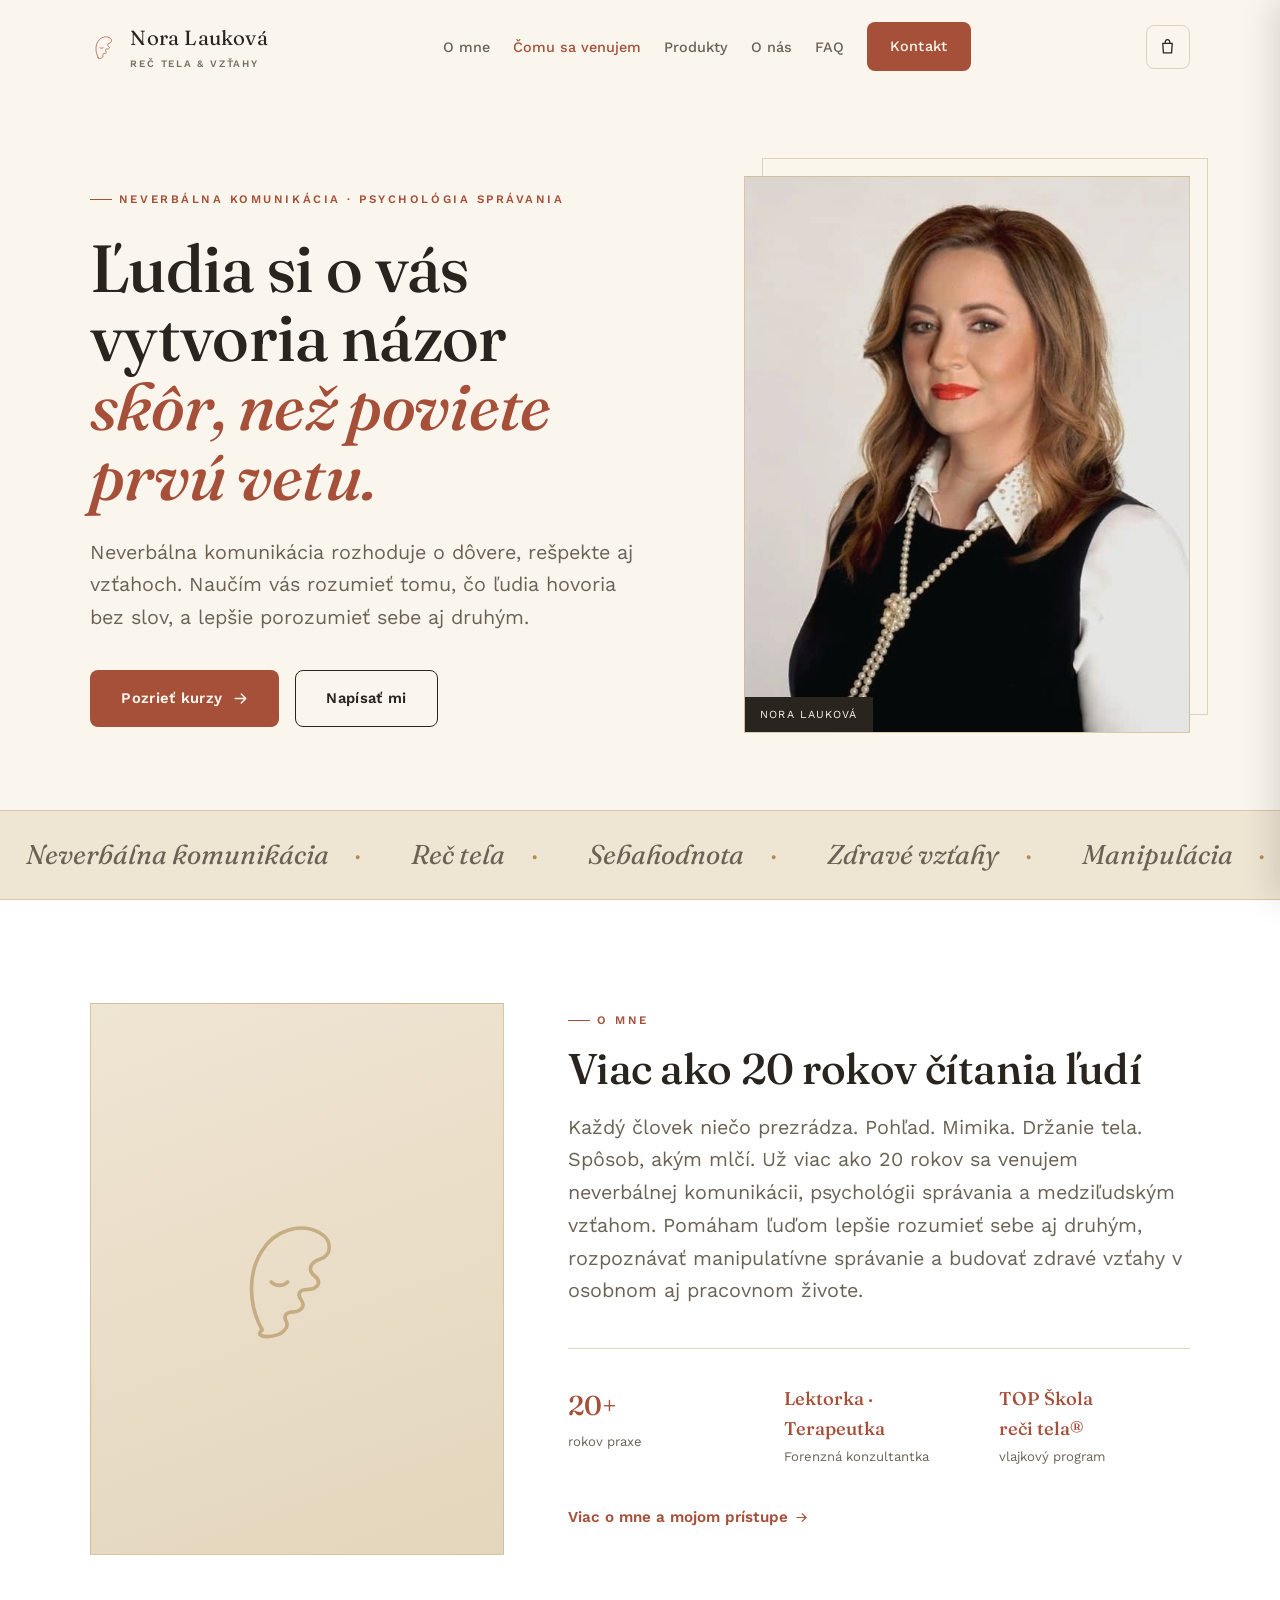
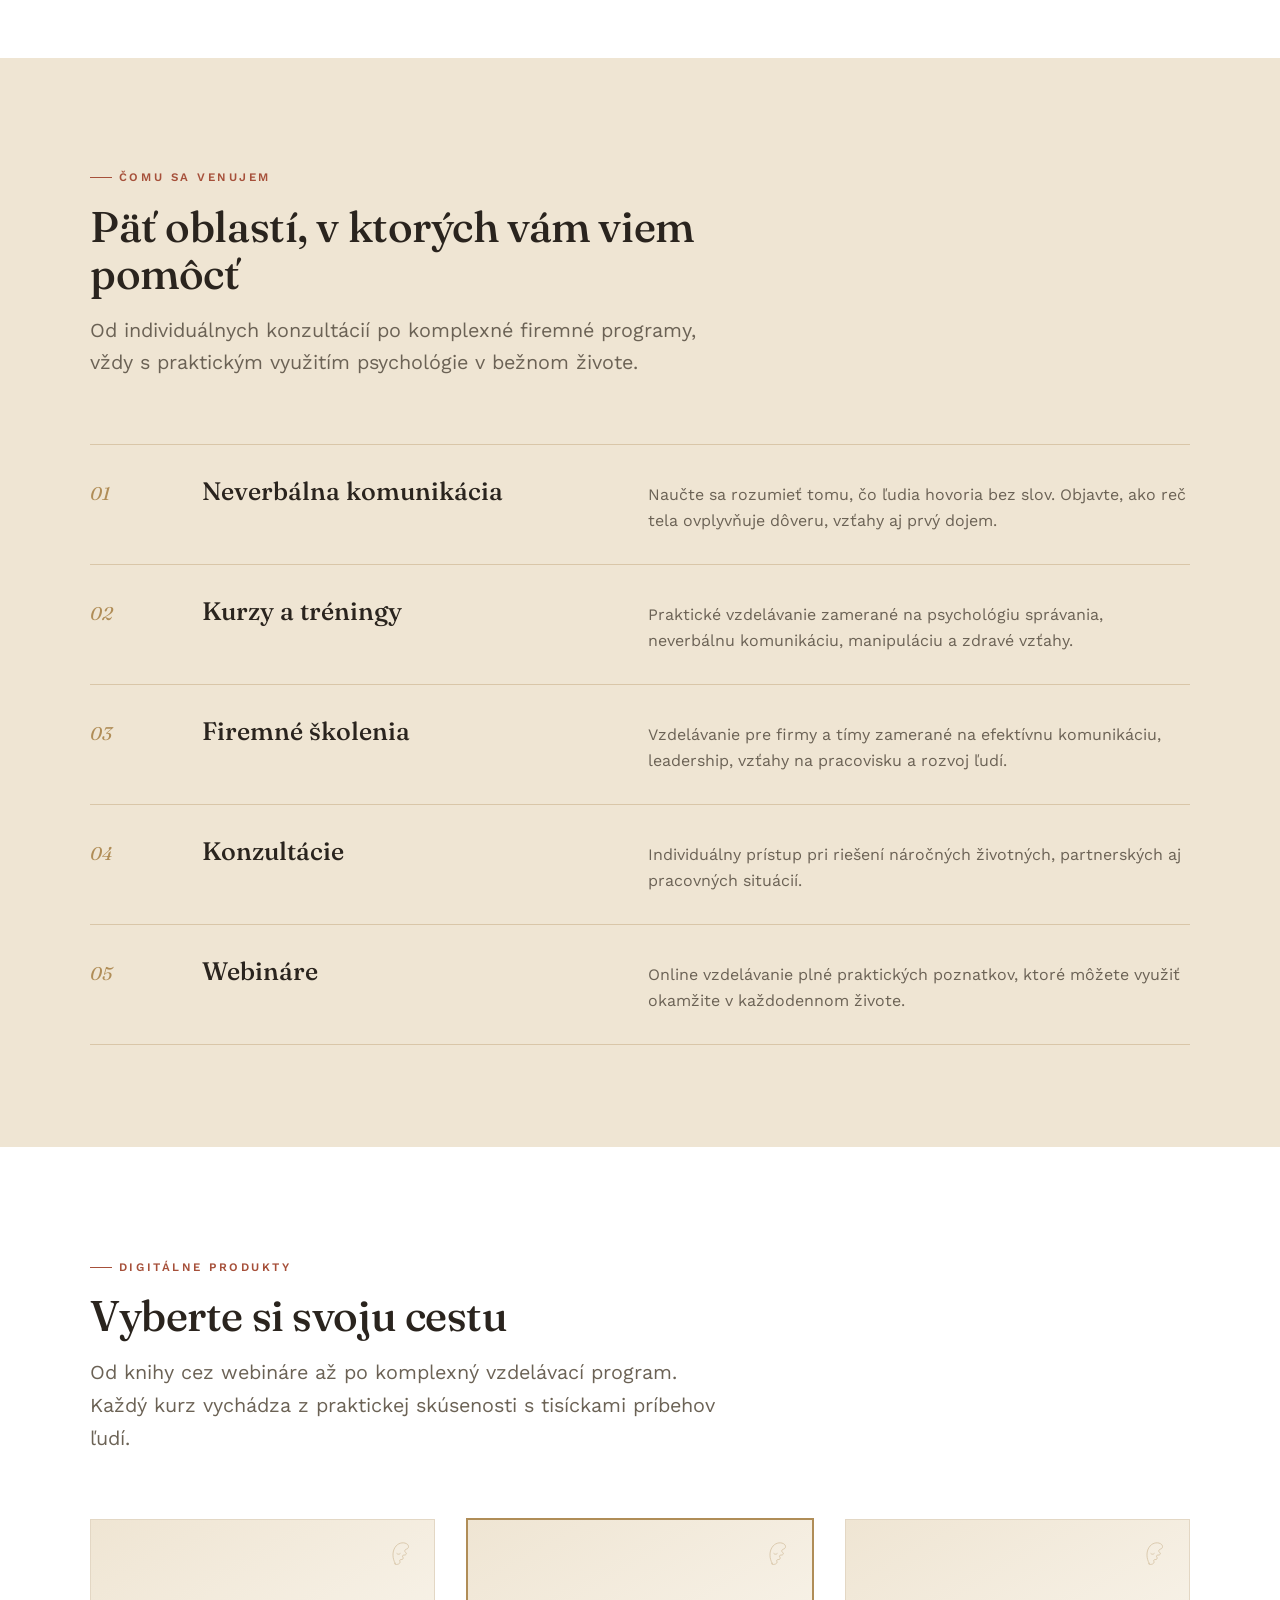
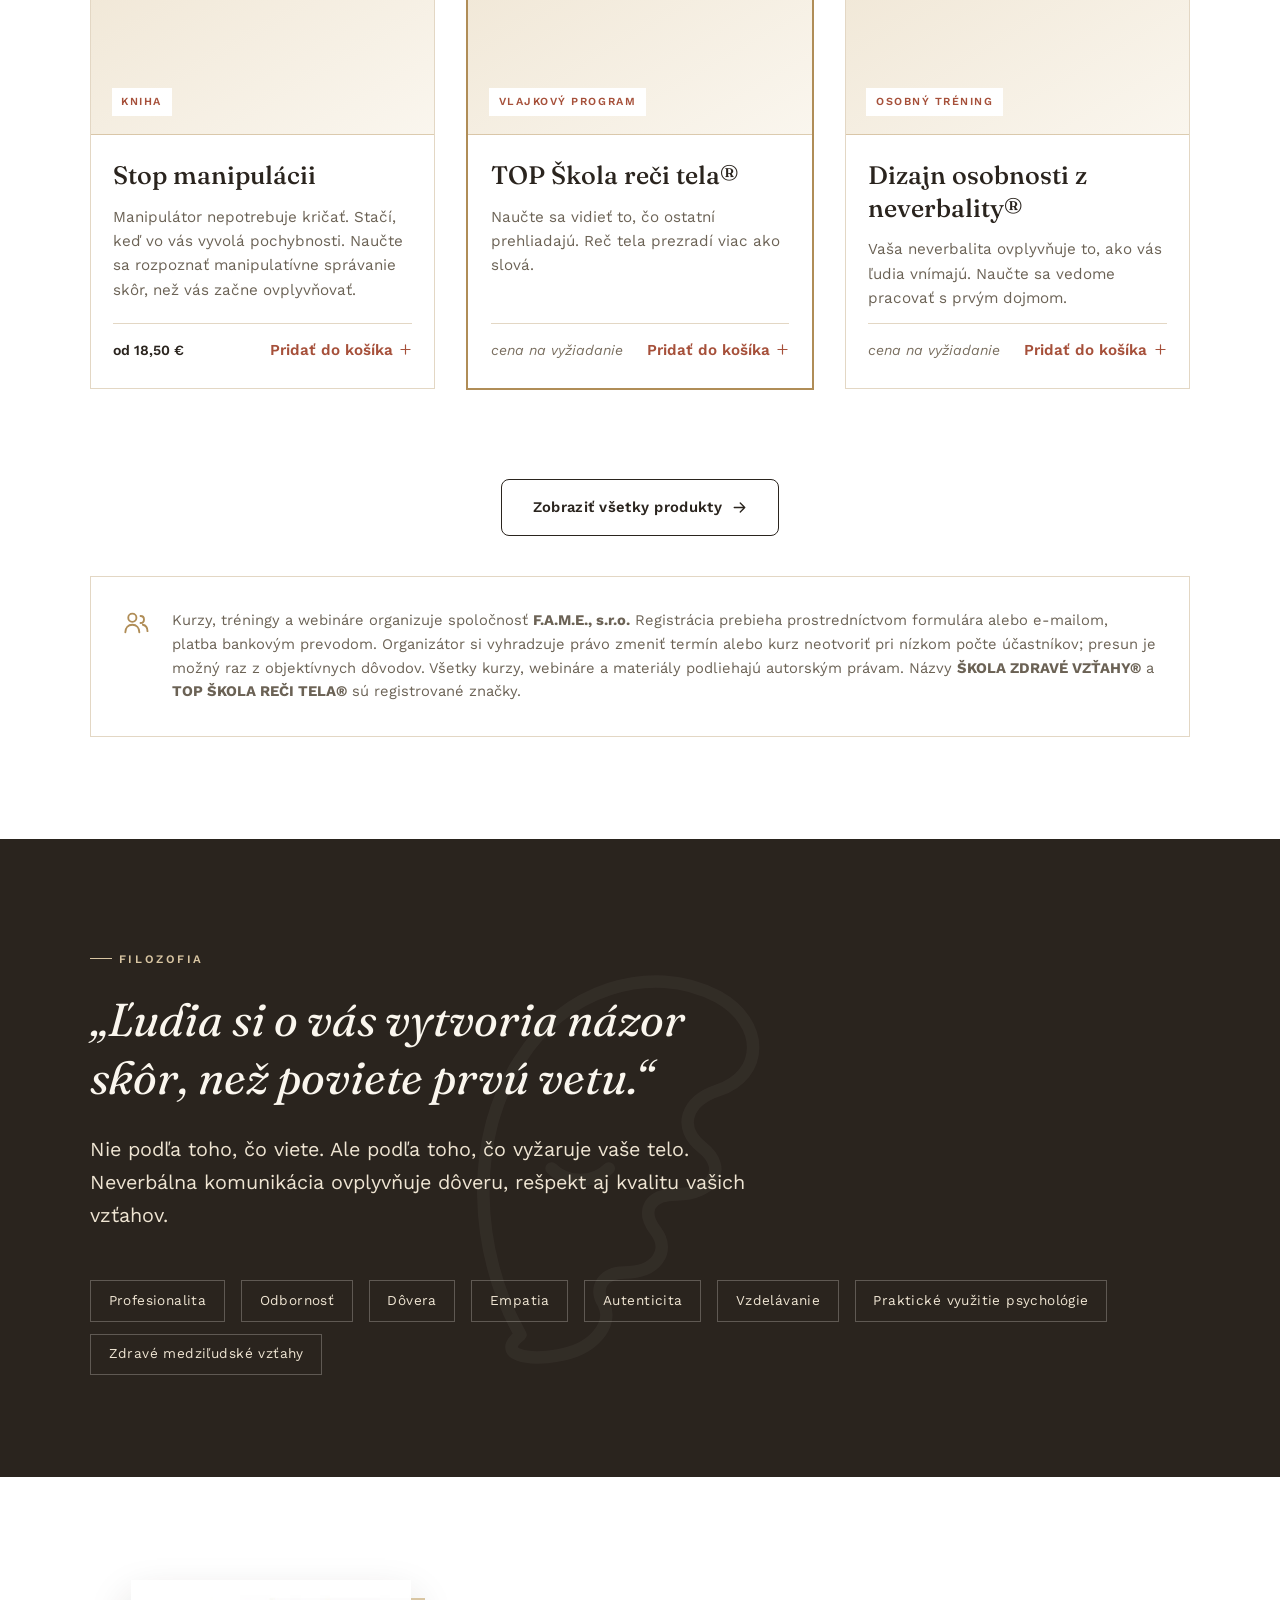
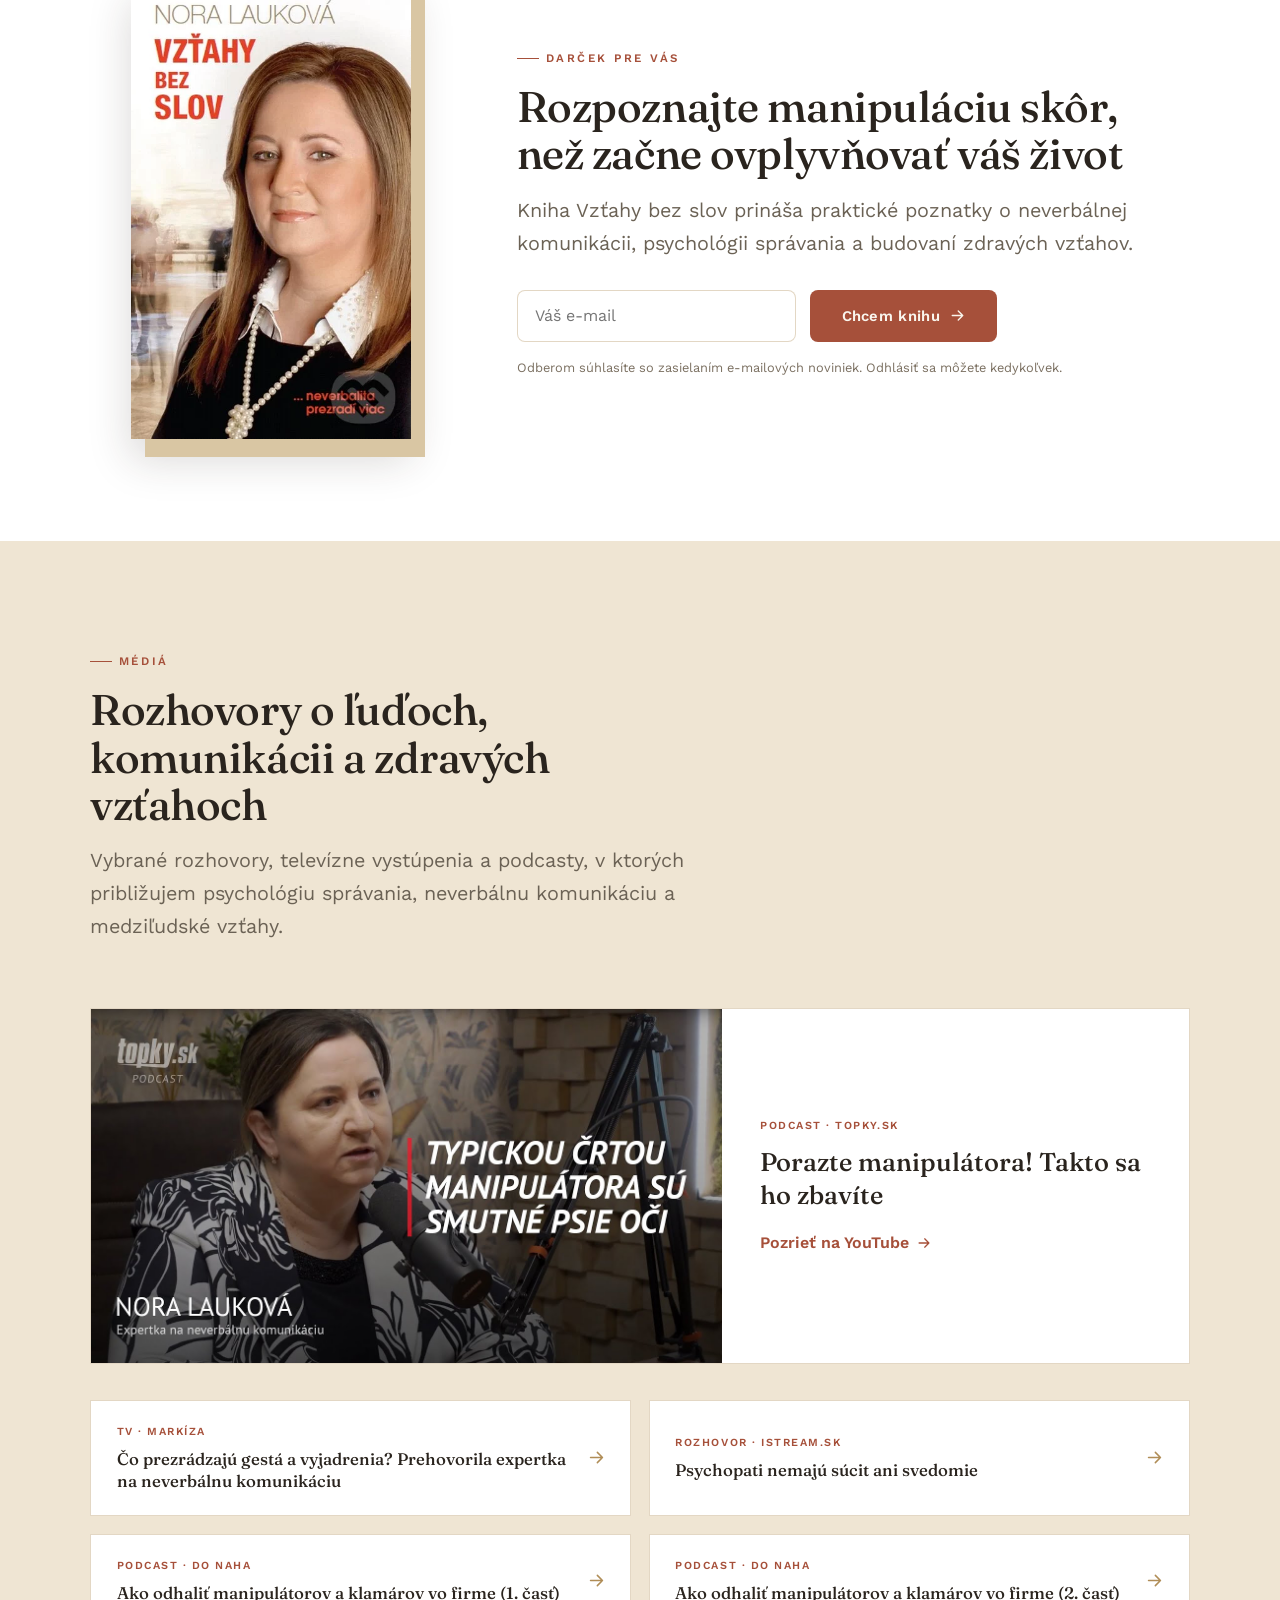
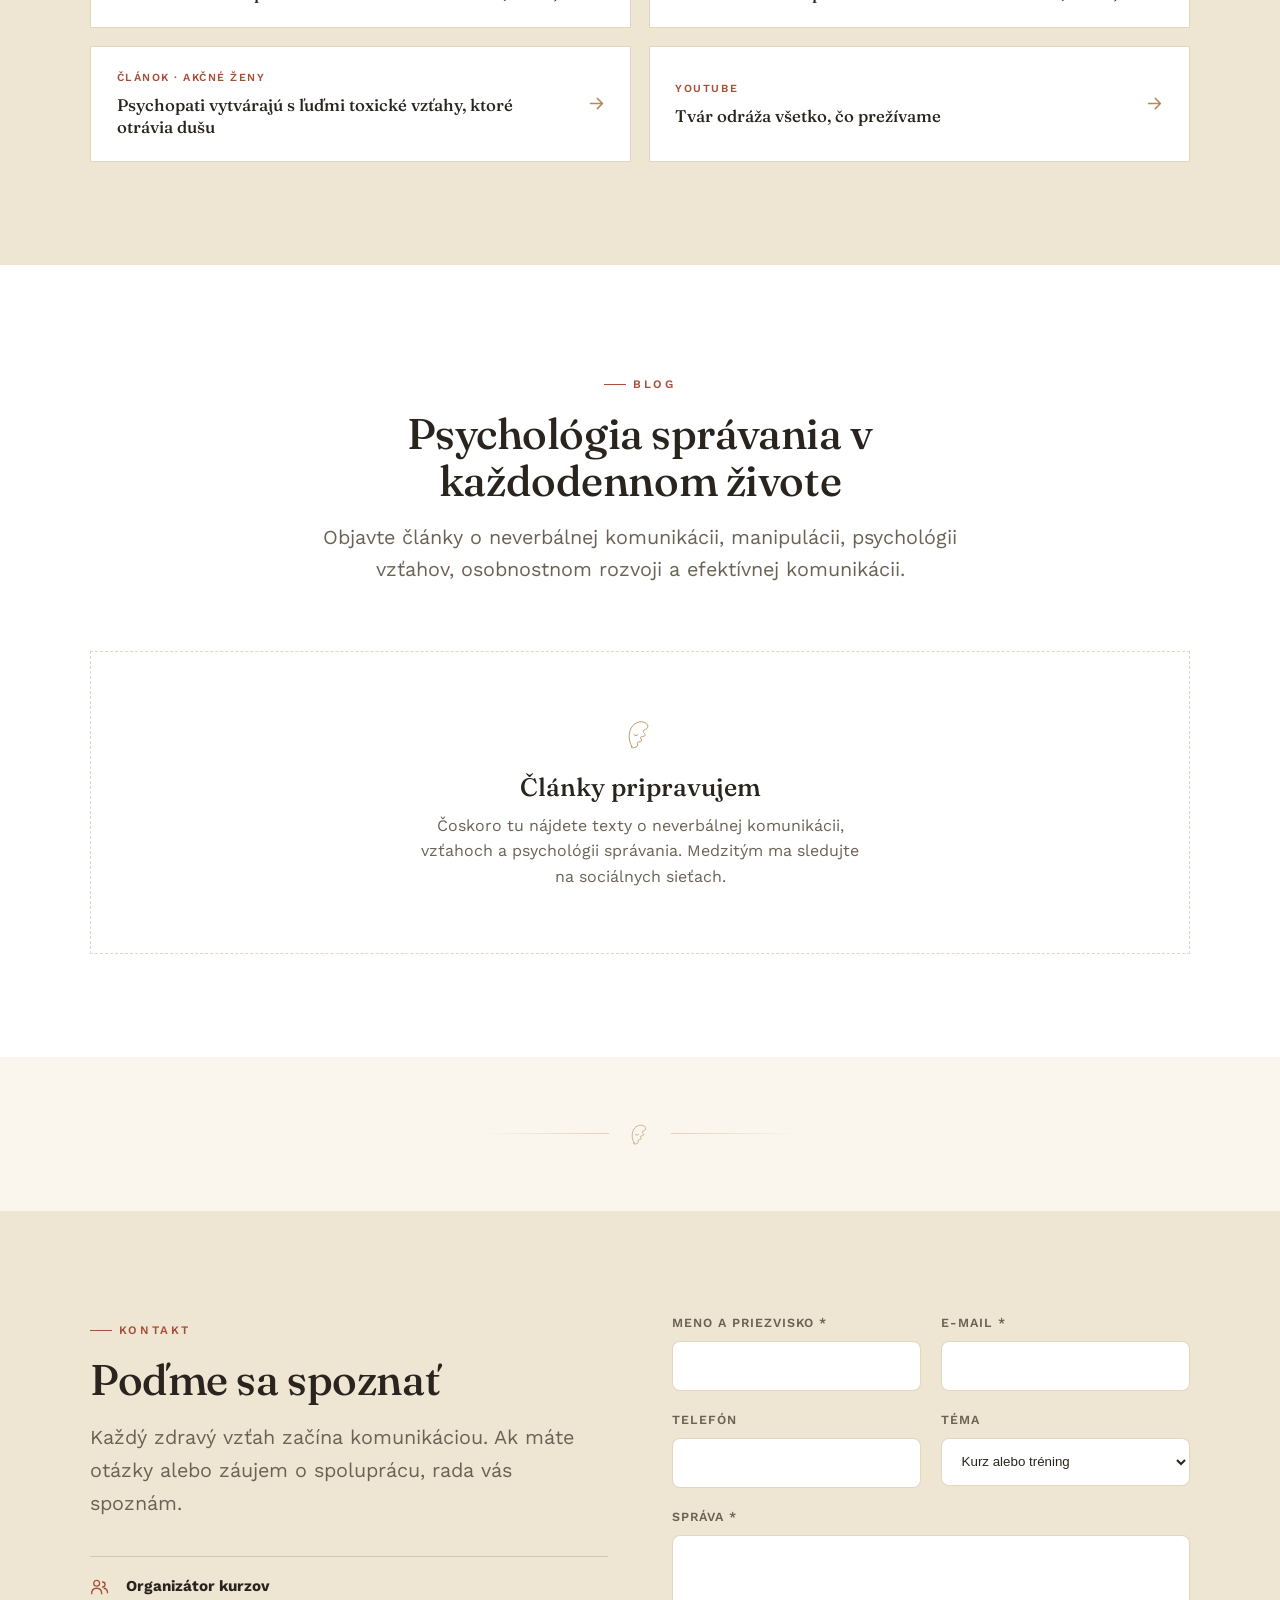
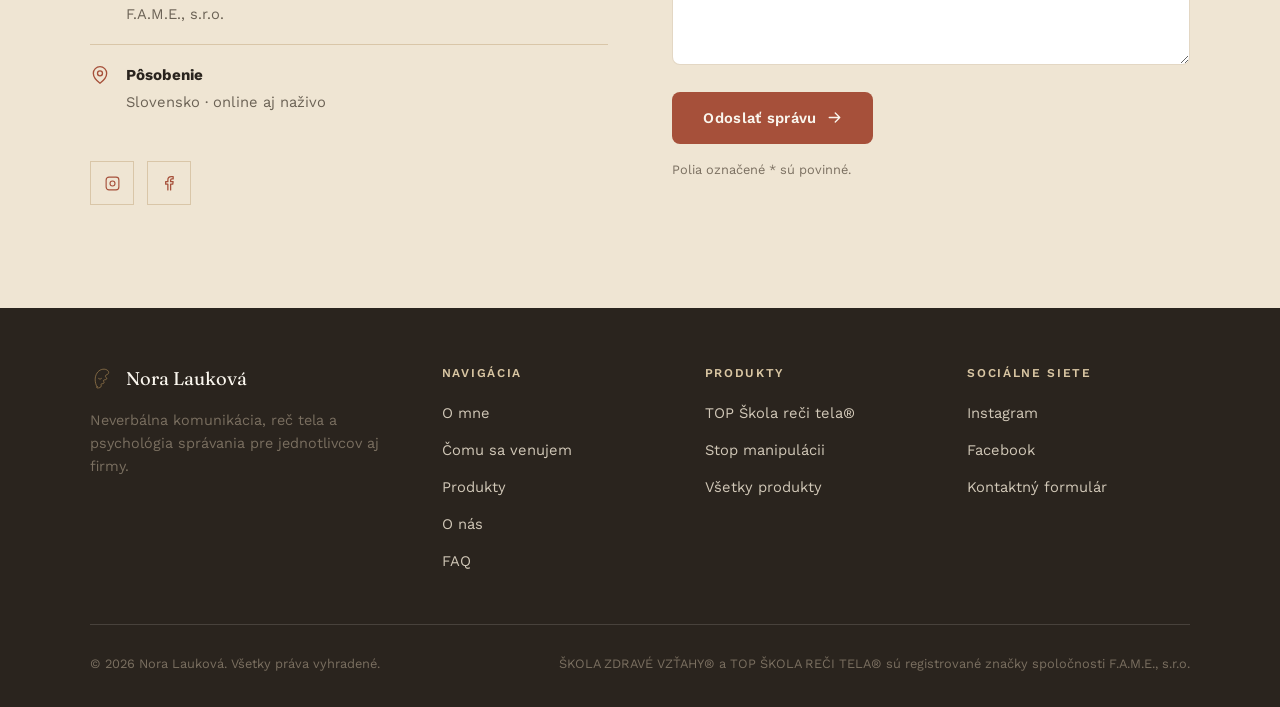
<file: index.html>
<!doctype html>
<html lang="sk">
<head>
<meta charset="UTF-8">
<meta name="viewport" content="width=device-width, initial-scale=1.0">
<title>Nora Lauková: Neverbálna komunikácia, reč tela a zdravé vzťahy</title>
<meta name="description" content="Nora Lauková je slovenská odborníčka na verbálnu a neverbálnu komunikáciu, lektorka, terapeutka a forenzná konzultantka s viac ako 20-ročnou praxou. Kurzy, tréningy a firemné školenia zamerané na reč tela, sebahodnotu a zdravé vzťahy.">
<link rel="preconnect" href="https://fonts.googleapis.com">
<link rel="preconnect" href="https://fonts.gstatic.com" crossorigin>
<link href="https://fonts.googleapis.com/css2?family=Fraunces:ital,wght@0,400;0,500;0,600;1,400;1,500&family=Work+Sans:wght@400;500;600;700&display=swap" rel="stylesheet">
<link rel="stylesheet" href="css/style.css">
</head>
<body>

<svg width="0" height="0" style="position:absolute">
  <symbol id="mark-profile" viewBox="0 0 100 100">
    <path d="M27,84 C18,68 17,46 27,31 C35,18 52,12 65,19 C74,24 74,34 65,37 C59,39 57,44 62,48 C67,52 64,57 57,57 C52,57 50,60 53,64 C56,68 53,72 47,72 C43,72 41,75 43,78 C45,82 41,87 34,88 C29,89 22,88 27,84 Z" fill="none" stroke="currentColor" stroke-width="2.4" stroke-linecap="round" stroke-linejoin="round"/>
    <path d="M33,52 C36,55 41,55 44,52" fill="none" stroke="currentColor" stroke-width="2.4" stroke-linecap="round" stroke-linejoin="round"/>
  </symbol>
  <symbol id="mark-arrow" viewBox="0 0 20 20">
    <path d="M3,10 L17,10 M11,4 L17,10 L11,16" fill="none" stroke="currentColor" stroke-width="1.8" stroke-linecap="round" stroke-linejoin="round"/>
  </symbol>
  <symbol id="mark-pin" viewBox="0 0 24 24">
    <path d="M12,2 C7.6,2 4,5.6 4,10 C4,16 12,22 12,22 C12,22 20,16 20,10 C20,5.6 16.4,2 12,2 Z" fill="none" stroke="currentColor" stroke-width="1.6" stroke-linecap="round" stroke-linejoin="round"/>
    <path d="M12,13 C10.3,13 9,11.7 9,10 C9,8.3 10.3,7 12,7 C13.7,7 15,8.3 15,10 C15,11.7 13.7,13 12,13 Z" fill="none" stroke="currentColor" stroke-width="1.6" stroke-linecap="round" stroke-linejoin="round"/>
  </symbol>
  <symbol id="mark-users" viewBox="0 0 24 24">
    <path d="M8,11 C10,11 11.5,9.5 11.5,7.5 C11.5,5.5 10,4 8,4 C6,4 4.5,5.5 4.5,7.5 C4.5,9.5 6,11 8,11 Z M2,20 C2,16 4.5,13.5 8,13.5 C11.5,13.5 14,16 14,20 M15,12 C16.7,12 18,10.7 18,9 C18,7.3 16.7,6 15,6 M17,13.5 C19.5,14 21,16 21,19" fill="none" stroke="currentColor" stroke-width="1.6" stroke-linecap="round" stroke-linejoin="round"/>
  </symbol>
  <symbol id="mark-ig" viewBox="0 0 24 24">
    <path d="M7,3 L17,3 C19.2,3 21,4.8 21,7 L21,17 C21,19.2 19.2,21 17,21 L7,21 C4.8,21 3,19.2 3,17 L3,7 C3,4.8 4.8,3 7,3 Z" fill="none" stroke="currentColor" stroke-width="1.6" stroke-linecap="round" stroke-linejoin="round"/>
    <path d="M12,8.5 C14,8.5 15.5,10 15.5,12 C15.5,14 14,15.5 12,15.5 C10,15.5 8.5,14 8.5,12 C8.5,10 10,8.5 12,8.5 Z" fill="none" stroke="currentColor" stroke-width="1.6" stroke-linecap="round" stroke-linejoin="round"/>
  </symbol>
  <symbol id="mark-fb" viewBox="0 0 24 24">
    <path d="M15,21 L15,13 L18,13 L18.5,9.5 L15,9.5 L15,7.3 C15,6.3 15.3,5.5 16.8,5.5 L18.6,5.5 L18.6,2.4 C18.3,2.4 17.1,2.2 15.8,2.2 C13,2.2 11.1,3.9 11.1,7 L11.1,9.5 L8,9.5 L8,13 L11.1,13 L11.1,21" fill="none" stroke="currentColor" stroke-width="1.8" stroke-linecap="round" stroke-linejoin="round"/>
  </symbol>
  <symbol id="mark-bag" viewBox="0 0 24 24">
    <path d="M6,8 L18,8 L17.2,20 L6.8,20 Z" fill="none" stroke="currentColor" stroke-width="1.6" stroke-linecap="round" stroke-linejoin="round"/>
    <path d="M9,8 C9,5.2 10.3,3.2 12,3.2 C13.7,3.2 15,5.2 15,8" fill="none" stroke="currentColor" stroke-width="1.6" stroke-linecap="round" stroke-linejoin="round"/>
  </symbol>
  <symbol id="mark-close" viewBox="0 0 24 24">
    <path d="M5,5 L19,19 M19,5 L5,19" fill="none" stroke="currentColor" stroke-width="1.8" stroke-linecap="round" stroke-linejoin="round"/>
  </symbol>
  <symbol id="mark-plus" viewBox="0 0 20 20">
    <path d="M10,3 L10,17 M3,10 L17,10" fill="none" stroke="currentColor" stroke-width="1.8" stroke-linecap="round" stroke-linejoin="round"/>
  </symbol>
</svg>

<header class="site-header">
  <div class="container">
    <a href="index.html" class="brand">
      <svg class="mark"><use href="#mark-profile"/></svg>
      <span>Nora Lauková<span class="brand-sub">Reč tela &amp; vzťahy</span></span>
    </a>
    <nav aria-label="Hlavná navigácia">
      <ul class="nav-list">
        <li><a href="#o-mne">O mne</a></li>
        <li><a href="#venujem-sa">Čomu sa venujem</a></li>
        <li><a href="produkty.html">Produkty</a></li>
        <li><a href="o-nas.html">O nás</a></li>
        <li><a href="faq.html">FAQ</a></li>
        <li><a href="#kontakt" class="btn btn-primary nav-cta">Kontakt</a></li>
      </ul>
    </nav>
    <div class="header-actions">
      <button class="cart-trigger" aria-label="Otvoriť košík">
        <svg class="mark"><use href="#mark-bag"/></svg>
        <span class="cart-badge" data-cart-count>0</span>
      </button>
      <button class="nav-toggle" aria-label="Otvoriť menu" aria-expanded="false">
        <span></span><span></span><span></span>
      </button>
    </div>
  </div>
</header>

<div class="cart-overlay" data-cart-overlay></div>
<aside class="cart-panel" data-cart-panel aria-label="Košík">
  <div class="cart-panel-head">
    <h3>Váš výber</h3>
    <button class="cart-close" data-cart-close aria-label="Zavrieť košík"><svg><use href="#mark-close"/></svg></button>
  </div>
  <div class="cart-items" data-cart-items></div>
  <div class="cart-panel-foot">
    <div class="cart-total-row">
      <span>Spolu</span>
      <b data-cart-total>0 €</b>
    </div>
    <a href="#kontakt" class="btn btn-primary" data-cart-checkout>Odoslať dopyt <svg><use href="#mark-arrow"/></svg></a>
    <p class="cart-note">Ide o nezáväzný dopyt, nie o platbu online. Po odoslaní vás budeme kontaktovať s podrobnosťami k registrácii a platbe bankovým prevodom.</p>
  </div>
</aside>

<main>

  <!-- ============ HERO ============ -->
  <section class="hero">
    <div class="container">
      <div class="hero-copy">
        <div class="hero-eyebrow-row">
          <span class="eyebrow">Neverbálna komunikácia · Psychológia správania</span>
        </div>
        <h1>Ľudia si o vás vytvoria názor<br><em>skôr, než poviete prvú vetu.</em></h1>
        <p class="lede">Neverbálna komunikácia rozhoduje o dôvere, rešpekte aj vzťahoch. Naučím vás rozumieť tomu, čo ľudia hovoria bez slov, a lepšie porozumieť sebe aj druhým.</p>
        <div class="hero-actions">
          <a href="produkty.html" class="btn btn-primary">
            Pozrieť kurzy
            <svg><use href="#mark-arrow"/></svg>
          </a>
          <a href="#kontakt" class="btn btn-outline">Napísať mi</a>
        </div>
      </div>
      <div class="hero-portrait" data-reveal>
        <div class="hero-portrait-offset"></div>
        <div class="hero-portrait-frame">
          <img src="img/nora-laukova.jpg" alt="Nora Lauková, odborníčka na verbálnu a neverbálnu komunikáciu">
          <span class="hero-portrait-caption">Nora Lauková</span>
        </div>
      </div>
    </div>
  </section>

  <div class="marquee" aria-hidden="true">
    <div class="marquee-track">
      <span>Neverbálna komunikácia</span><span>Reč tela</span><span>Sebahodnota</span><span>Zdravé vzťahy</span><span>Manipulácia</span><span>Personality profiling</span><span>Neverbálna komunikácia</span><span>Reč tela</span><span>Sebahodnota</span><span>Zdravé vzťahy</span><span>Manipulácia</span><span>Personality profiling</span>
    </div>
  </div>

  <!-- ============ O MNE ============ -->
  <section class="section bg-white" id="o-mne">
    <div class="container about-grid">
      <div class="about-portrait" data-reveal>
        <svg class="mark"><use href="#mark-profile"/></svg>
      </div>
      <div class="about-copy">
        <span class="eyebrow" data-reveal>O mne</span>
        <h2 data-reveal style="margin-top:1rem; --reveal-delay:120ms;">Viac ako 20 rokov čítania ľudí</h2>
        <p class="lede" data-reveal style="margin-top:1.2rem; --reveal-delay:240ms;">Každý človek niečo prezrádza. Pohľad. Mimika. Držanie tela. Spôsob, akým mlčí. Už viac ako 20 rokov sa venujem neverbálnej komunikácii, psychológii správania a medziľudským vzťahom. Pomáham ľuďom lepšie rozumieť sebe aj druhým, rozpoznávať manipulatívne správanie a budovať zdravé vzťahy v osobnom aj pracovnom živote.</p>
        <div class="about-stats" data-reveal style="--reveal-delay:360ms;">
          <div class="about-stat"><b data-count-to="20">0+</b><span>rokov praxe</span></div>
          <div class="about-stat"><b style="font-size:1.15rem;">Lektorka · Terapeutka</b><span>Forenzná konzultantka</span></div>
          <div class="about-stat"><b style="font-size:1.15rem;">TOP Škola<br>reči tela®</b><span>vlajkový program</span></div>
        </div>
        <div class="about-cta" data-reveal style="--reveal-delay:440ms;">
          <a href="o-nas.html" class="course-link">Viac o mne a mojom prístupe <svg><use href="#mark-arrow"/></svg></a>
        </div>
      </div>
    </div>
  </section>

  <!-- ============ ČOMU SA VENUJEM ============ -->
  <section class="section bg-sand" id="venujem-sa">
    <div class="container">
      <div class="section-head">
        <span class="eyebrow" data-reveal>Čomu sa venujem</span>
        <h2 data-reveal style="--reveal-delay:120ms;">Päť oblastí, v ktorých vám viem pomôcť</h2>
        <p class="lede" data-reveal style="--reveal-delay:240ms;">Od individuálnych konzultácií po komplexné firemné programy, vždy s praktickým využitím psychológie v bežnom živote.</p>
      </div>
      <div class="focus-list">
        <div class="focus-item" data-reveal>
          <span class="focus-num">01</span>
          <h3>Neverbálna komunikácia</h3>
          <p>Naučte sa rozumieť tomu, čo ľudia hovoria bez slov. Objavte, ako reč tela ovplyvňuje dôveru, vzťahy aj prvý dojem.</p>
        </div>
        <div class="focus-item" data-reveal>
          <span class="focus-num">02</span>
          <h3>Kurzy a tréningy</h3>
          <p>Praktické vzdelávanie zamerané na psychológiu správania, neverbálnu komunikáciu, manipuláciu a zdravé vzťahy.</p>
        </div>
        <div class="focus-item" data-reveal>
          <span class="focus-num">03</span>
          <h3>Firemné školenia</h3>
          <p>Vzdelávanie pre firmy a tímy zamerané na efektívnu komunikáciu, leadership, vzťahy na pracovisku a rozvoj ľudí.</p>
        </div>
        <div class="focus-item" data-reveal>
          <span class="focus-num">04</span>
          <h3>Konzultácie</h3>
          <p>Individuálny prístup pri riešení náročných životných, partnerských aj pracovných situácií.</p>
        </div>
        <div class="focus-item" data-reveal>
          <span class="focus-num">05</span>
          <h3>Webináre</h3>
          <p>Online vzdelávanie plné praktických poznatkov, ktoré môžete využiť okamžite v každodennom živote.</p>
        </div>
      </div>
    </div>
  </section>

  <!-- ============ KURZY ============ -->
  <section class="section bg-white" id="kurzy">
    <div class="container">
      <div class="section-head">
        <span class="eyebrow" data-reveal>Digitálne produkty</span>
        <h2 data-reveal style="--reveal-delay:120ms;">Vyberte si svoju cestu</h2>
        <p class="lede" data-reveal style="--reveal-delay:240ms;">Od knihy cez webináre až po komplexný vzdelávací program. Každý kurz vychádza z praktickej skúsenosti s tisíckami príbehov ľudí.</p>
      </div>

      <div class="courses-grid">

        <article class="course-card" data-reveal>
          <div class="course-visual"><span class="course-kicker">Kniha</span><svg class="mark"><use href="#mark-profile"/></svg></div>
          <div class="course-body">
            <h3><a href="produkty.html#stop-manipulacii">Stop manipulácii</a></h3>
            <p>Manipulátor nepotrebuje kričať. Stačí, keď vo vás vyvolá pochybnosti. Naučte sa rozpoznať manipulatívne správanie skôr, než vás začne ovplyvňovať.</p>
            <div class="course-meta">
              <span class="course-price">od 18,50 €</span>
              <button type="button" class="course-link cart-add" data-id="stop-manipulacii" data-name="Stop manipulácii" data-price="18.5" data-kicker="Kniha">Pridať do košíka <svg><use href="#mark-plus"/></svg></button>
            </div>
          </div>
        </article>

        <article class="course-card is-flagship" data-reveal>
          <div class="course-visual"><span class="course-kicker">Vlajkový program</span><svg class="mark"><use href="#mark-profile"/></svg></div>
          <div class="course-body">
            <h3><a href="produkty.html#top-skola-reci-tela">TOP Škola reči tela®</a></h3>
            <p>Naučte sa vidieť to, čo ostatní prehliadajú. Reč tela prezradí viac ako slová.</p>
            <div class="course-meta">
              <span class="course-price tbd">cena na vyžiadanie</span>
              <button type="button" class="course-link cart-add" data-id="top-skola-reci-tela" data-name="TOP Škola reči tela®" data-price="" data-kicker="Vlajkový program">Pridať do košíka <svg><use href="#mark-plus"/></svg></button>
            </div>
          </div>
        </article>

        <article class="course-card" data-reveal>
          <div class="course-visual"><span class="course-kicker">Osobný tréning</span><svg class="mark"><use href="#mark-profile"/></svg></div>
          <div class="course-body">
            <h3><a href="produkty.html#dizajn-osobnosti">Dizajn osobnosti z neverbality®</a></h3>
            <p>Vaša neverbalita ovplyvňuje to, ako vás ľudia vnímajú. Naučte sa vedome pracovať s prvým dojmom.</p>
            <div class="course-meta">
              <span class="course-price tbd">cena na vyžiadanie</span>
              <button type="button" class="course-link cart-add" data-id="dizajn-osobnosti" data-name="Dizajn osobnosti z neverbality®" data-price="" data-kicker="Osobný tréning">Pridať do košíka <svg><use href="#mark-plus"/></svg></button>
            </div>
          </div>
        </article>

      </div>

      <div class="cta-band" style="padding-bottom:0;">
        <a href="produkty.html" class="btn btn-outline">Zobraziť všetky produkty <svg><use href="#mark-arrow"/></svg></a>
      </div>

      <div class="org-note" style="margin-top:2.5rem;" data-reveal>
        <svg class="mark"><use href="#mark-users"/></svg>
        <p>Kurzy, tréningy a webináre organizuje spoločnosť <strong>F.A.M.E., s.r.o.</strong> Registrácia prebieha prostredníctvom formulára alebo e-mailom, platba bankovým prevodom. Organizátor si vyhradzuje právo zmeniť termín alebo kurz neotvoriť pri nízkom počte účastníkov; presun je možný raz z objektívnych dôvodov. Všetky kurzy, webináre a materiály podliehajú autorským právam. Názvy <strong>ŠKOLA ZDRAVÉ VZŤAHY®</strong> a <strong>TOP ŠKOLA REČI TELA®</strong> sú registrované značky.</p>
      </div>
    </div>
  </section>

  <!-- ============ FILOZOFIA / HODNOTY ============ -->
  <section class="section philosophy">
    <svg class="mark"><use href="#mark-profile"/></svg>
    <div class="container">
      <span class="eyebrow" data-reveal>Filozofia</span>
      <p class="philosophy-quote" data-reveal style="margin-top:1.4rem; --reveal-delay:120ms;">„Ľudia si o vás vytvoria názor skôr, než poviete prvú vetu.“</p>
      <p class="lede" data-reveal style="color:var(--sand); margin-top:1.6rem; max-width:56ch; --reveal-delay:240ms;">Nie podľa toho, čo viete. Ale podľa toho, čo vyžaruje vaše telo. Neverbálna komunikácia ovplyvňuje dôveru, rešpekt aj kvalitu vašich vzťahov.</p>
      <div class="values-row">
        <span class="value-chip" data-reveal>Profesionalita</span>
        <span class="value-chip" data-reveal>Odbornosť</span>
        <span class="value-chip" data-reveal>Dôvera</span>
        <span class="value-chip" data-reveal>Empatia</span>
        <span class="value-chip" data-reveal>Autenticita</span>
        <span class="value-chip" data-reveal>Vzdelávanie</span>
        <span class="value-chip" data-reveal>Praktické využitie psychológie</span>
        <span class="value-chip" data-reveal>Zdravé medziľudské vzťahy</span>
      </div>
    </div>
  </section>

  <!-- ============ NEWSLETTER / KNIHA ZDARMA ============ -->
  <section class="section bg-white" id="newsletter">
    <div class="container newsletter-grid">
      <div class="newsletter-book" data-reveal>
        <img src="img/kniha-vztahy-bez-slov.webp" alt="Obálka knihy Vzťahy bez slov od Nory Laukovej">
      </div>
      <div class="newsletter-copy">
        <span class="eyebrow" data-reveal>Darček pre vás</span>
        <h2 data-reveal style="margin-top:1rem; --reveal-delay:120ms;">Rozpoznajte manipuláciu skôr, než začne ovplyvňovať váš život</h2>
        <p class="lede" data-reveal style="--reveal-delay:240ms;">Kniha Vzťahy bez slov prináša praktické poznatky o neverbálnej komunikácii, psychológii správania a budovaní zdravých vzťahov.</p>
        <form class="newsletter-form" data-newsletter-form data-reveal style="--reveal-delay:340ms;">
          <input type="email" name="email" placeholder="Váš e-mail" required aria-label="Váš e-mail">
          <button type="submit" class="btn btn-primary">Chcem knihu <svg><use href="#mark-arrow"/></svg></button>
        </form>
        <p class="newsletter-note">Odberom súhlasíte so zasielaním e-mailových noviniek. Odhlásiť sa môžete kedykoľvek.</p>
        <p class="newsletter-status" data-newsletter-status role="status"></p>
        <!-- TODO (dev): formulár je zatiaľ len frontendový, pred nasadením napojiť na e-mailovú/newsletter službu (napr. Mailchimp, Ecomail) a automatické odoslanie knihy. -->
      </div>
    </div>
  </section>

  <!-- ============ MÉDIÁ ============ -->
  <section class="section bg-sand" id="media">
    <div class="container">
      <div class="section-head">
        <span class="eyebrow" data-reveal>Médiá</span>
        <h2 data-reveal style="--reveal-delay:120ms;">Rozhovory o ľuďoch, komunikácii a zdravých vzťahoch</h2>
        <p class="lede" data-reveal style="--reveal-delay:240ms;">Vybrané rozhovory, televízne vystúpenia a podcasty, v ktorých približujem psychológiu správania, neverbálnu komunikáciu a medziľudské vzťahy.</p>
      </div>
      <div class="media-grid">
        <a class="media-featured" href="https://www.youtube.com/watch?v=l2whN6i7tfg" target="_blank" rel="noopener" data-reveal="fade">
          <div class="media-featured-visual">
            <img src="img/topky-podcast.jpg" alt="Nora Lauková v podcaste Topky.sk o rozpoznávaní manipulátorov">
          </div>
          <div class="media-featured-body">
            <span class="media-source">Podcast · Topky.sk</span>
            <h3>Porazte manipulátora! Takto sa ho zbavíte</h3>
            <span class="media-featured-cta">Pozrieť na YouTube <svg><use href="#mark-arrow"/></svg></span>
          </div>
        </a>
        <a class="media-card" href="https://dajto.markiza.sk/clanok/2040268" target="_blank" rel="noopener" data-reveal>
          <div><span class="media-source">TV · Markíza</span><h3>Čo prezrádzajú gestá a vyjadrenia? Prehovorila expertka na neverbálnu komunikáciu</h3></div>
          <svg class="media-arrow"><use href="#mark-arrow"/></svg>
        </a>
        <a class="media-card" href="https://www.istream.sk/odbornicka-na-neverbalnu-komunikaciu-laukova-psychopati-nemaju-sucit-ani-svedomie-tema-s-martinou-comisso/" target="_blank" rel="noopener" data-reveal>
          <div><span class="media-source">Rozhovor · iStream.sk</span><h3>Psychopati nemajú súcit ani svedomie</h3></div>
          <svg class="media-arrow"><use href="#mark-arrow"/></svg>
        </a>
        <a class="media-card" href="https://www.youtube.com/watch?v=pU2C6iXMXjA" target="_blank" rel="noopener" data-reveal>
          <div><span class="media-source">Podcast · DO NAHA</span><h3>Ako odhaliť manipulátorov a klamárov vo firme (1. časť)</h3></div>
          <svg class="media-arrow"><use href="#mark-arrow"/></svg>
        </a>
        <a class="media-card" href="https://www.youtube.com/watch?v=676LbVhtiMI" target="_blank" rel="noopener" data-reveal>
          <div><span class="media-source">Podcast · DO NAHA</span><h3>Ako odhaliť manipulátorov a klamárov vo firme (2. časť)</h3></div>
          <svg class="media-arrow"><use href="#mark-arrow"/></svg>
        </a>
        <a class="media-card" href="https://akcnezeny.sk/expertka-nora-laukova-psychopati-vytvaraju-s-ludmi-toxicke-vztahy-ktore-otravia-dusu/" target="_blank" rel="noopener" data-reveal>
          <div><span class="media-source">Článok · Akčné ženy</span><h3>Psychopati vytvárajú s ľuďmi toxické vzťahy, ktoré otrávia dušu</h3></div>
          <svg class="media-arrow"><use href="#mark-arrow"/></svg>
        </a>
        <a class="media-card" href="https://www.youtube.com/watch?v=eEzRo_KH-jo" target="_blank" rel="noopener" data-reveal>
          <div><span class="media-source">YouTube</span><h3>Tvár odráža všetko, čo prežívame</h3></div>
          <svg class="media-arrow"><use href="#mark-arrow"/></svg>
        </a>
      </div>
    </div>
  </section>

  <!-- ============ BLOG ============ -->
  <section class="section bg-white" id="blog">
    <div class="container">
      <div class="section-head center">
        <span class="eyebrow" data-reveal>Blog</span>
        <h2 data-reveal style="--reveal-delay:120ms;">Psychológia správania v každodennom živote</h2>
        <p class="lede" data-reveal style="--reveal-delay:240ms;">Objavte články o neverbálnej komunikácii, manipulácii, psychológii vzťahov, osobnostnom rozvoji a efektívnej komunikácii.</p>
      </div>
      <div class="coming-soon" data-reveal>
        <svg class="mark"><use href="#mark-profile"/></svg>
        <h3>Články pripravujem</h3>
        <p>Čoskoro tu nájdete texty o neverbálnej komunikácii, vzťahoch a psychológii správania. Medzitým ma sledujte na sociálnych sieťach.</p>
      </div>
    </div>
  </section>

  <div class="divider"><svg class="mark"><use href="#mark-profile"/></svg></div>

  <!-- ============ KONTAKT ============ -->
  <section class="section bg-sand" id="kontakt">
    <div class="container contact-grid">
      <div class="contact-info" data-reveal>
        <span class="eyebrow">Kontakt</span>
        <h2 style="margin-top:1rem;">Poďme sa spoznať</h2>
        <p class="lede">Každý zdravý vzťah začína komunikáciou. Ak máte otázky alebo záujem o spoluprácu, rada vás spoznám.</p>

        <div class="contact-detail">
          <svg class="mark"><use href="#mark-users"/></svg>
          <div><strong>Organizátor kurzov</strong><span>F.A.M.E., s.r.o.</span></div>
        </div>
        <div class="contact-detail">
          <svg class="mark"><use href="#mark-pin"/></svg>
          <div><strong>Pôsobenie</strong><span>Slovensko · online aj naživo</span></div>
        </div>

        <div class="social-row">
          <a href="https://www.instagram.com/nora.laukova/" target="_blank" rel="noopener" aria-label="Instagram"><svg><use href="#mark-ig"/></svg></a>
          <a href="https://www.facebook.com/noralaukovaneverbalne/" target="_blank" rel="noopener" aria-label="Facebook"><svg><use href="#mark-fb"/></svg></a>
        </div>
      </div>

      <form class="contact-form" data-reveal>
        <div class="form-row">
          <div class="form-field">
            <label for="meno">Meno a priezvisko *</label>
            <input type="text" id="meno" name="meno" required>
          </div>
          <div class="form-field">
            <label for="email">E-mail *</label>
            <input type="email" id="email" name="email" required>
          </div>
        </div>
        <div class="form-row">
          <div class="form-field">
            <label for="telefon">Telefón</label>
            <input type="tel" id="telefon" name="telefon">
          </div>
          <div class="form-field">
            <label for="tema">Téma</label>
            <select id="tema" name="tema">
              <option>Kurz alebo tréning</option>
              <option>Firemné školenie</option>
              <option>Individuálna konzultácia</option>
              <option>Iné</option>
            </select>
          </div>
        </div>
        <div class="form-field">
          <label for="sprava">Správa *</label>
          <textarea id="sprava" name="sprava" required></textarea>
        </div>
        <button type="submit" class="btn btn-primary">Odoslať správu <svg><use href="#mark-arrow"/></svg></button>
        <p class="form-note">Polia označené * sú povinné.</p>
        <p class="form-status" role="status"></p>
        <!-- TODO (dev): formulár je zatiaľ len frontendový, pred nasadením napojiť na e-mailovú službu / CRM. -->
      </form>
    </div>
  </section>

</main>

<footer class="site-footer">
  <div class="container">
    <div class="footer-grid" data-reveal="fade">
      <div>
        <div class="footer-brand">
          <svg class="mark"><use href="#mark-profile"/></svg>
          <span>Nora Lauková</span>
        </div>
        <p class="footer-tagline">Neverbálna komunikácia, reč tela a psychológia správania pre jednotlivcov aj firmy.</p>
      </div>
      <div class="footer-col">
        <h4>Navigácia</h4>
        <ul>
          <li><a href="#o-mne">O mne</a></li>
          <li><a href="#venujem-sa">Čomu sa venujem</a></li>
          <li><a href="produkty.html">Produkty</a></li>
          <li><a href="o-nas.html">O nás</a></li>
          <li><a href="faq.html">FAQ</a></li>
        </ul>
      </div>
      <div class="footer-col">
        <h4>Produkty</h4>
        <ul>
          <li><a href="produkty.html#top-skola-reci-tela">TOP Škola reči tela®</a></li>
          <li><a href="produkty.html#stop-manipulacii">Stop manipulácii</a></li>
          <li><a href="produkty.html">Všetky produkty</a></li>
        </ul>
      </div>
      <div class="footer-col">
        <h4>Sociálne siete</h4>
        <ul>
          <li><a href="https://www.instagram.com/nora.laukova/" target="_blank" rel="noopener">Instagram</a></li>
          <li><a href="https://www.facebook.com/noralaukovaneverbalne/" target="_blank" rel="noopener">Facebook</a></li>
          <li><a href="#kontakt">Kontaktný formulár</a></li>
        </ul>
      </div>
    </div>
    <div class="footer-bottom">
      <span>© 2026 Nora Lauková. Všetky práva vyhradené.</span>
      <span>ŠKOLA ZDRAVÉ VZŤAHY® a TOP ŠKOLA REČI TELA® sú registrované značky spoločnosti F.A.M.E., s.r.o.</span>
    </div>
  </div>
</footer>

<script src="js/main.js"></script>
</body>
</html>
</file>
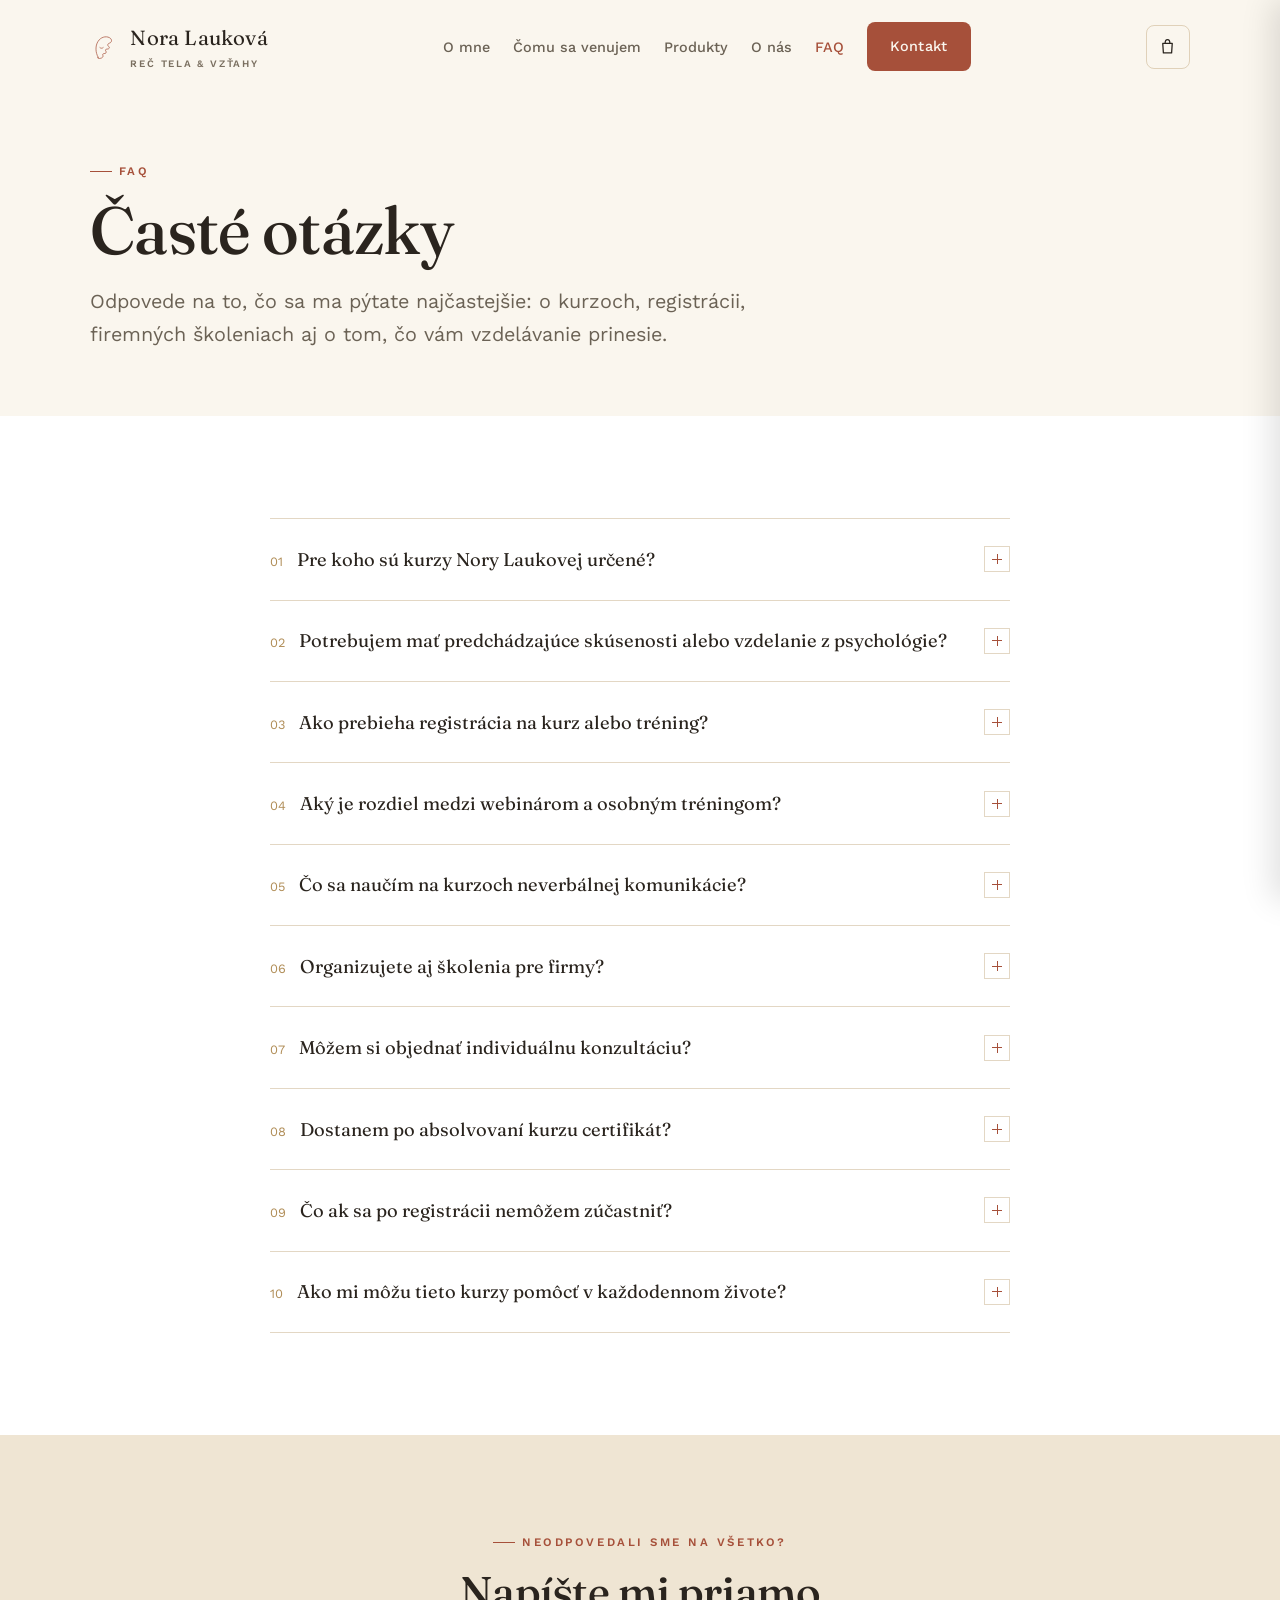
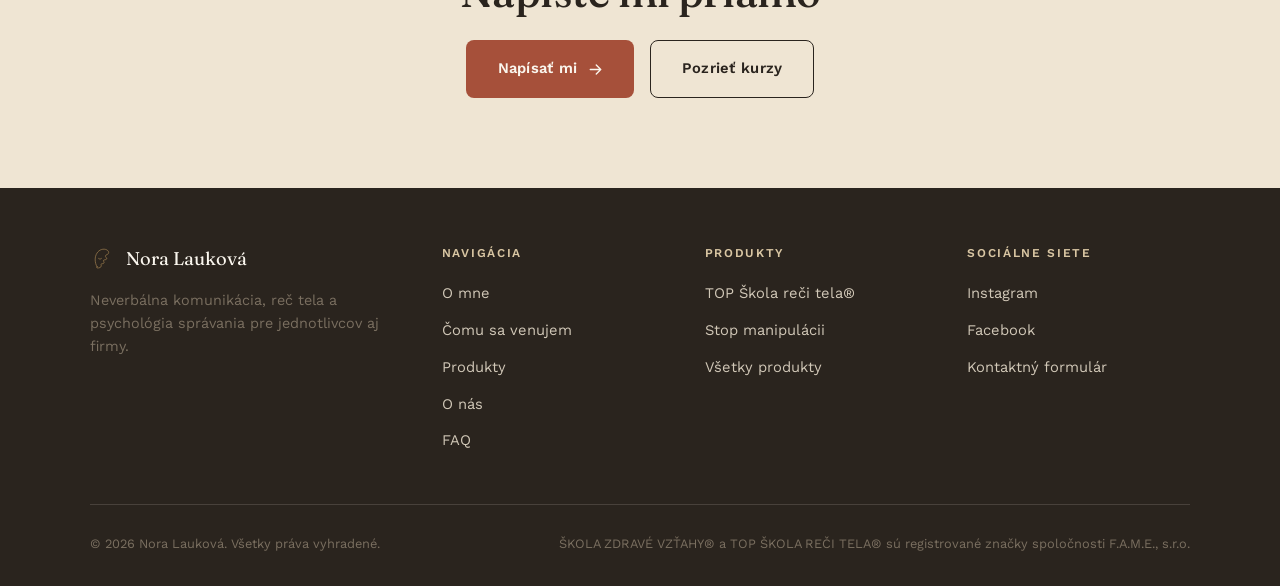
<file: faq.html>
<!doctype html>
<html lang="sk">
<head>
<meta charset="UTF-8">
<meta name="viewport" content="width=device-width, initial-scale=1.0">
<title>Časté otázky (FAQ): Nora Lauková</title>
<meta name="description" content="Odpovede na najčastejšie otázky o kurzoch, tréningoch a webinároch Nory Laukovej: registrácia, platba, firemné školenia a viac.">
<link rel="preconnect" href="https://fonts.googleapis.com">
<link rel="preconnect" href="https://fonts.gstatic.com" crossorigin>
<link href="https://fonts.googleapis.com/css2?family=Fraunces:ital,wght@0,400;0,500;0,600;1,400;1,500&family=Work+Sans:wght@400;500;600;700&display=swap" rel="stylesheet">
<link rel="stylesheet" href="css/style.css">
</head>
<body>

<svg width="0" height="0" style="position:absolute">
  <symbol id="mark-profile" viewBox="0 0 100 100">
    <path d="M27,84 C18,68 17,46 27,31 C35,18 52,12 65,19 C74,24 74,34 65,37 C59,39 57,44 62,48 C67,52 64,57 57,57 C52,57 50,60 53,64 C56,68 53,72 47,72 C43,72 41,75 43,78 C45,82 41,87 34,88 C29,89 22,88 27,84 Z" fill="none" stroke="currentColor" stroke-width="2.4" stroke-linecap="round" stroke-linejoin="round"/>
    <path d="M33,52 C36,55 41,55 44,52" fill="none" stroke="currentColor" stroke-width="2.4" stroke-linecap="round" stroke-linejoin="round"/>
  </symbol>
  <symbol id="mark-arrow" viewBox="0 0 20 20">
    <path d="M3,10 L17,10 M11,4 L17,10 L11,16" fill="none" stroke="currentColor" stroke-width="1.8" stroke-linecap="round" stroke-linejoin="round"/>
  </symbol>
  <symbol id="mark-bag" viewBox="0 0 24 24">
    <path d="M6,8 L18,8 L17.2,20 L6.8,20 Z" fill="none" stroke="currentColor" stroke-width="1.6" stroke-linecap="round" stroke-linejoin="round"/>
    <path d="M9,8 C9,5.2 10.3,3.2 12,3.2 C13.7,3.2 15,5.2 15,8" fill="none" stroke="currentColor" stroke-width="1.6" stroke-linecap="round" stroke-linejoin="round"/>
  </symbol>
  <symbol id="mark-close" viewBox="0 0 24 24">
    <path d="M5,5 L19,19 M19,5 L5,19" fill="none" stroke="currentColor" stroke-width="1.8" stroke-linecap="round" stroke-linejoin="round"/>
  </symbol>
  <symbol id="mark-plus" viewBox="0 0 20 20">
    <path d="M10,3 L10,17 M3,10 L17,10" fill="none" stroke="currentColor" stroke-width="1.8" stroke-linecap="round" stroke-linejoin="round"/>
  </symbol>
</svg>

<header class="site-header">
  <div class="container">
    <a href="index.html" class="brand">
      <svg class="mark"><use href="#mark-profile"/></svg>
      <span>Nora Lauková<span class="brand-sub">Reč tela &amp; vzťahy</span></span>
    </a>
    <nav aria-label="Hlavná navigácia">
      <ul class="nav-list">
        <li><a href="index.html#o-mne">O mne</a></li>
        <li><a href="index.html#venujem-sa">Čomu sa venujem</a></li>
        <li><a href="produkty.html">Produkty</a></li>
        <li><a href="o-nas.html">O nás</a></li>
        <li><a href="faq.html">FAQ</a></li>
        <li><a href="index.html#kontakt" class="btn btn-primary nav-cta">Kontakt</a></li>
      </ul>
    </nav>
    <div class="header-actions">
      <button class="cart-trigger" aria-label="Otvoriť košík">
        <svg class="mark"><use href="#mark-bag"/></svg>
        <span class="cart-badge" data-cart-count>0</span>
      </button>
      <button class="nav-toggle" aria-label="Otvoriť menu" aria-expanded="false">
        <span></span><span></span><span></span>
      </button>
    </div>
  </div>
</header>

<div class="cart-overlay" data-cart-overlay></div>
<aside class="cart-panel" data-cart-panel aria-label="Košík">
  <div class="cart-panel-head">
    <h3>Váš výber</h3>
    <button class="cart-close" data-cart-close aria-label="Zavrieť košík"><svg><use href="#mark-close"/></svg></button>
  </div>
  <div class="cart-items" data-cart-items></div>
  <div class="cart-panel-foot">
    <div class="cart-total-row">
      <span>Spolu</span>
      <b data-cart-total>0 €</b>
    </div>
    <a href="index.html#kontakt" class="btn btn-primary" data-cart-checkout>Odoslať dopyt <svg><use href="#mark-arrow"/></svg></a>
    <p class="cart-note">Ide o nezáväzný dopyt, nie o platbu online. Po odoslaní vás budeme kontaktovať s podrobnosťami k registrácii a platbe bankovým prevodom.</p>
  </div>
</aside>

<main>

  <section class="page-hero">
    <div class="container">
      <span class="eyebrow">FAQ</span>
      <h1 style="margin-top:1rem;">Časté otázky</h1>
      <p class="lede">Odpovede na to, čo sa ma pýtate najčastejšie: o kurzoch, registrácii, firemných školeniach aj o tom, čo vám vzdelávanie prinesie.</p>
    </div>
  </section>

  <section class="section bg-white">
    <div class="container" style="max-width:820px;">
      <div class="faq-list">

        <div class="faq-item" data-reveal>
          <button class="faq-question" aria-expanded="false">
            <span><span class="q-index">01</span>Pre koho sú kurzy Nory Laukovej určené?</span>
            <span class="faq-icon"></span>
          </button>
          <div class="faq-answer">
            <div class="faq-answer-inner">Kurzy sú určené pre každého, kto chce lepšie porozumieť ľudskému správaniu, neverbálnej komunikácii a budovať zdravšie vzťahy. Sú vhodné pre jednotlivcov, manažérov, podnikateľov, HR špecialistov, pedagógov aj odborníkov pracujúcich s ľuďmi.</div>
          </div>
        </div>

        <div class="faq-item" data-reveal>
          <button class="faq-question" aria-expanded="false">
            <span><span class="q-index">02</span>Potrebujem mať predchádzajúce skúsenosti alebo vzdelanie z psychológie?</span>
            <span class="faq-icon"></span>
          </button>
          <div class="faq-answer">
            <div class="faq-answer-inner">Nie. Väčšina kurzov je navrhnutá tak, aby boli zrozumiteľné aj pre úplných začiatočníkov. Obsah je postavený na praktických príkladoch a využiteľný v každodennom živote.</div>
          </div>
        </div>

        <div class="faq-item" data-reveal>
          <button class="faq-question" aria-expanded="false">
            <span><span class="q-index">03</span>Ako prebieha registrácia na kurz alebo tréning?</span>
            <span class="faq-icon"></span>
          </button>
          <div class="faq-answer">
            <div class="faq-answer-inner">Na kurz sa môžete prihlásiť prostredníctvom registračného formulára alebo e-mailu. Po spracovaní prihlášky dostanete informácie o platbe a ďalších organizačných pokynoch.</div>
          </div>
        </div>

        <div class="faq-item" data-reveal>
          <button class="faq-question" aria-expanded="false">
            <span><span class="q-index">04</span>Aký je rozdiel medzi webinárom a osobným tréningom?</span>
            <span class="faq-icon"></span>
          </button>
          <div class="faq-answer">
            <div class="faq-answer-inner">Webinár prebieha online a môžete sa ho zúčastniť odkiaľkoľvek. Osobné tréningy sú interaktívne stretnutia, počas ktorých sa venuje viac priestoru praktickým cvičeniam, diskusiám a individuálnej práci s účastníkmi.</div>
          </div>
        </div>

        <div class="faq-item" data-reveal>
          <button class="faq-question" aria-expanded="false">
            <span><span class="q-index">05</span>Čo sa naučím na kurzoch neverbálnej komunikácie?</span>
            <span class="faq-icon"></span>
          </button>
          <div class="faq-answer">
            <div class="faq-answer-inner">Naučíte sa lepšie čítať reč tela, rozpoznávať emócie, odhaľovať nesúlad medzi slovami a správaním, porozumieť neverbálnym signálom a efektívnejšie komunikovať v osobnom aj pracovnom živote.</div>
          </div>
        </div>

        <div class="faq-item" data-reveal>
          <button class="faq-question" aria-expanded="false">
            <span><span class="q-index">06</span>Organizujete aj školenia pre firmy?</span>
            <span class="faq-icon"></span>
          </button>
          <div class="faq-answer">
            <div class="faq-answer-inner">Áno. Ponúkame školenia a tréningy pre firmy, tímy aj manažérov. Program je možné prispôsobiť konkrétnym potrebám organizácie a zamerať na komunikáciu, leadership, vzťahy na pracovisku alebo neverbálnu komunikáciu.</div>
          </div>
        </div>

        <div class="faq-item" data-reveal>
          <button class="faq-question" aria-expanded="false">
            <span><span class="q-index">07</span>Môžem si objednať individuálnu konzultáciu?</span>
            <span class="faq-icon"></span>
          </button>
          <div class="faq-answer">
            <div class="faq-answer-inner">Áno. V prípade záujmu o individuálnu spoluprácu alebo odbornú konzultáciu nás kontaktujte prostredníctvom kontaktného formulára alebo e-mailu. Spoločne vyberieme najvhodnejšiu formu spolupráce.</div>
          </div>
        </div>

        <div class="faq-item" data-reveal>
          <button class="faq-question" aria-expanded="false">
            <span><span class="q-index">08</span>Dostanem po absolvovaní kurzu certifikát?</span>
            <span class="faq-icon"></span>
          </button>
          <div class="faq-answer">
            <div class="faq-answer-inner">Pri vybraných kurzoch alebo vzdelávacích programoch môže byť súčasťou absolvovania potvrdenie alebo certifikát. Informácia je vždy uvedená pri konkrétnom kurze.</div>
          </div>
        </div>

        <div class="faq-item" data-reveal>
          <button class="faq-question" aria-expanded="false">
            <span><span class="q-index">09</span>Čo ak sa po registrácii nemôžem zúčastniť?</span>
            <span class="faq-icon"></span>
          </button>
          <div class="faq-answer">
            <div class="faq-answer-inner">V prípade objektívnych dôvodov je možné kurz za stanovených podmienok presunúť na iný termín. Podrobné podmienky nájdete pri registrácii každého kurzu.</div>
          </div>
        </div>

        <div class="faq-item" data-reveal>
          <button class="faq-question" aria-expanded="false">
            <span><span class="q-index">10</span>Ako mi môžu tieto kurzy pomôcť v každodennom živote?</span>
            <span class="faq-icon"></span>
          </button>
          <div class="faq-answer">
            <div class="faq-answer-inner">Získate praktické zručnosti, ktoré využijete pri komunikácii s partnerom, rodinou, kolegami, klientmi či obchodnými partnermi. Kurzy vám pomôžu lepšie rozumieť ľuďom, rozpoznať manipulatívne správanie, zvládať konflikty a budovať zdravšie vzťahy.</div>
          </div>
        </div>

      </div>
    </div>
  </section>

  <section class="section bg-sand cta-band">
    <div class="container">
      <span class="eyebrow" style="justify-content:center;" data-reveal>Neodpovedali sme na všetko?</span>
      <h2 data-reveal style="--reveal-delay:120ms;">Napíšte mi priamo</h2>
      <div class="cta-band-actions" data-reveal style="--reveal-delay:240ms;">
        <a href="index.html#kontakt" class="btn btn-primary">Napísať mi <svg><use href="#mark-arrow"/></svg></a>
        <a href="produkty.html" class="btn btn-outline">Pozrieť kurzy</a>
      </div>
    </div>
  </section>

</main>

<footer class="site-footer">
  <div class="container">
    <div class="footer-grid" data-reveal="fade">
      <div>
        <div class="footer-brand">
          <svg class="mark"><use href="#mark-profile"/></svg>
          <span>Nora Lauková</span>
        </div>
        <p class="footer-tagline">Neverbálna komunikácia, reč tela a psychológia správania pre jednotlivcov aj firmy.</p>
      </div>
      <div class="footer-col">
        <h4>Navigácia</h4>
        <ul>
          <li><a href="index.html#o-mne">O mne</a></li>
          <li><a href="index.html#venujem-sa">Čomu sa venujem</a></li>
          <li><a href="produkty.html">Produkty</a></li>
          <li><a href="o-nas.html">O nás</a></li>
          <li><a href="faq.html">FAQ</a></li>
        </ul>
      </div>
      <div class="footer-col">
        <h4>Produkty</h4>
        <ul>
          <li><a href="produkty.html#top-skola-reci-tela">TOP Škola reči tela®</a></li>
          <li><a href="produkty.html#stop-manipulacii">Stop manipulácii</a></li>
          <li><a href="produkty.html">Všetky produkty</a></li>
        </ul>
      </div>
      <div class="footer-col">
        <h4>Sociálne siete</h4>
        <ul>
          <li><a href="https://www.instagram.com/nora.laukova/" target="_blank" rel="noopener">Instagram</a></li>
          <li><a href="https://www.facebook.com/noralaukovaneverbalne/" target="_blank" rel="noopener">Facebook</a></li>
          <li><a href="index.html#kontakt">Kontaktný formulár</a></li>
        </ul>
      </div>
    </div>
    <div class="footer-bottom">
      <span>© 2026 Nora Lauková. Všetky práva vyhradené.</span>
      <span>ŠKOLA ZDRAVÉ VZŤAHY® a TOP ŠKOLA REČI TELA® sú registrované značky spoločnosti F.A.M.E., s.r.o.</span>
    </div>
  </div>
</footer>

<script src="js/main.js"></script>
</body>
</html>
</file>
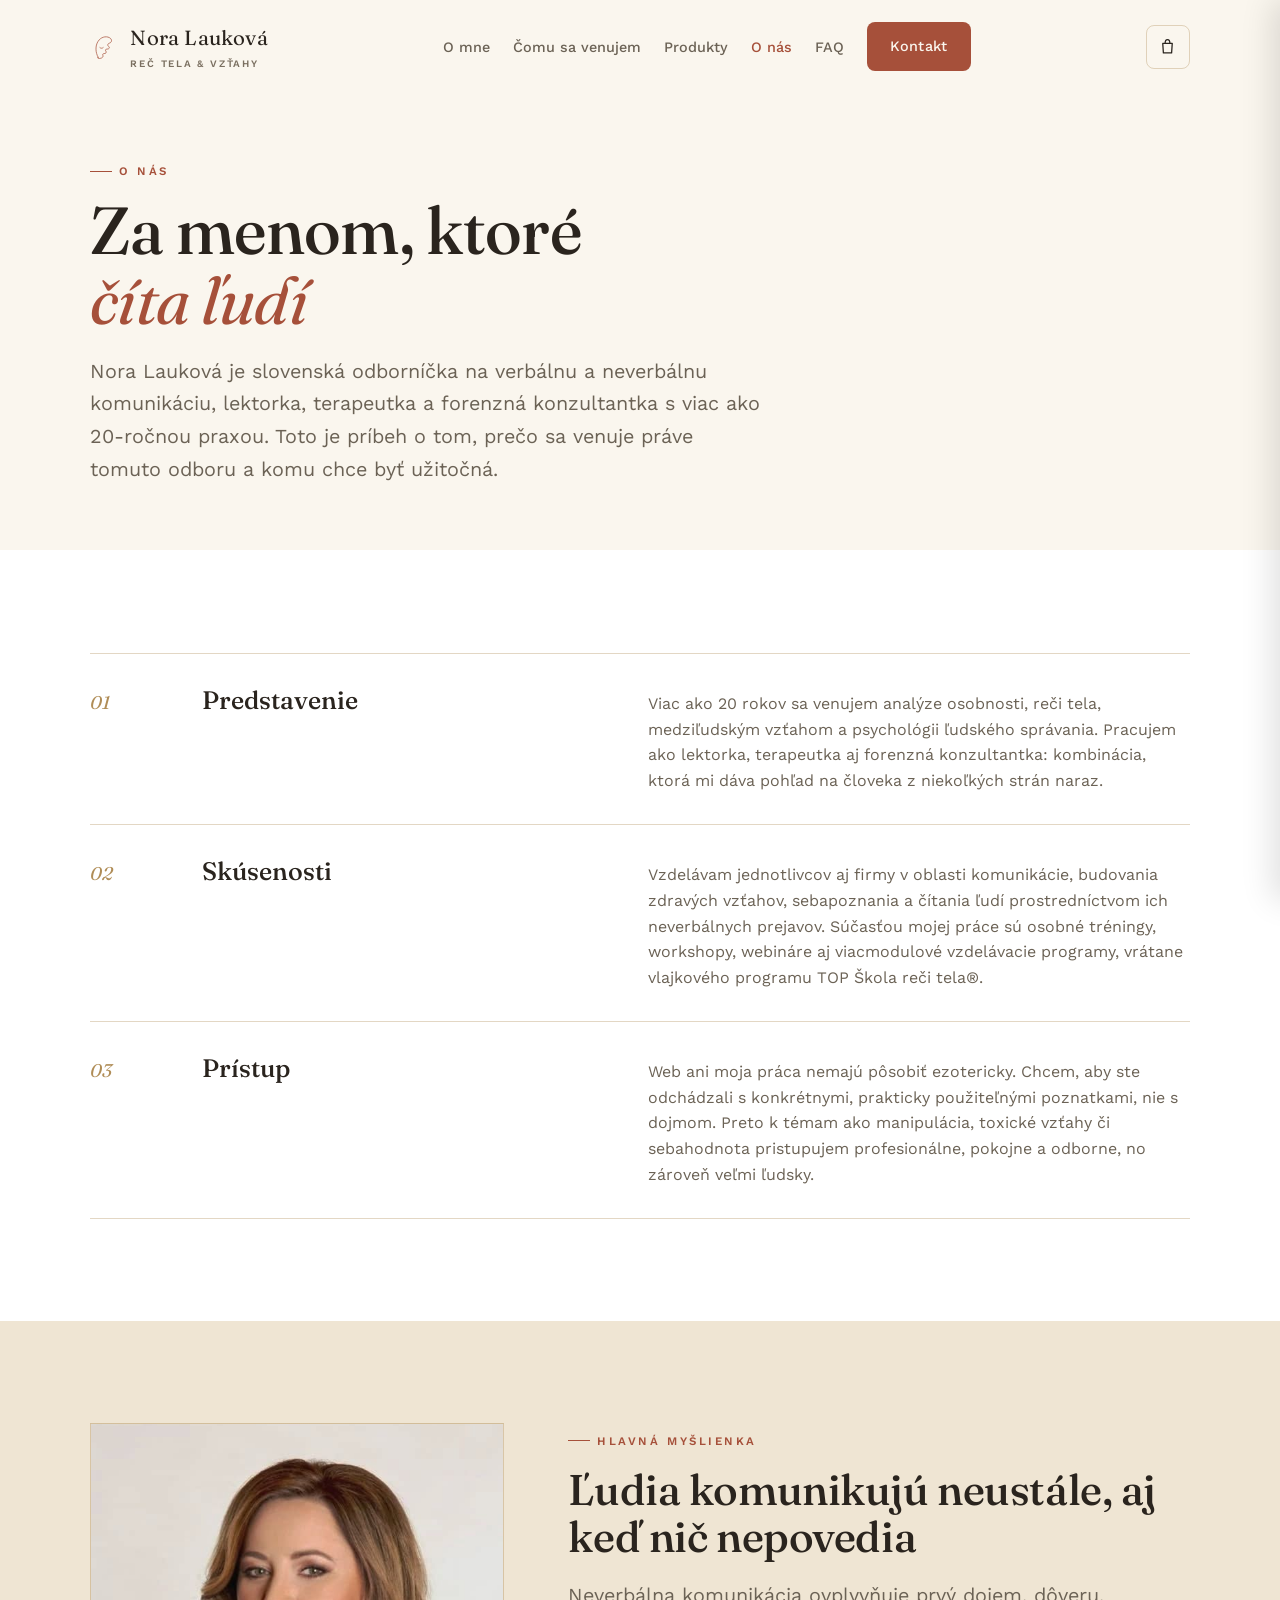
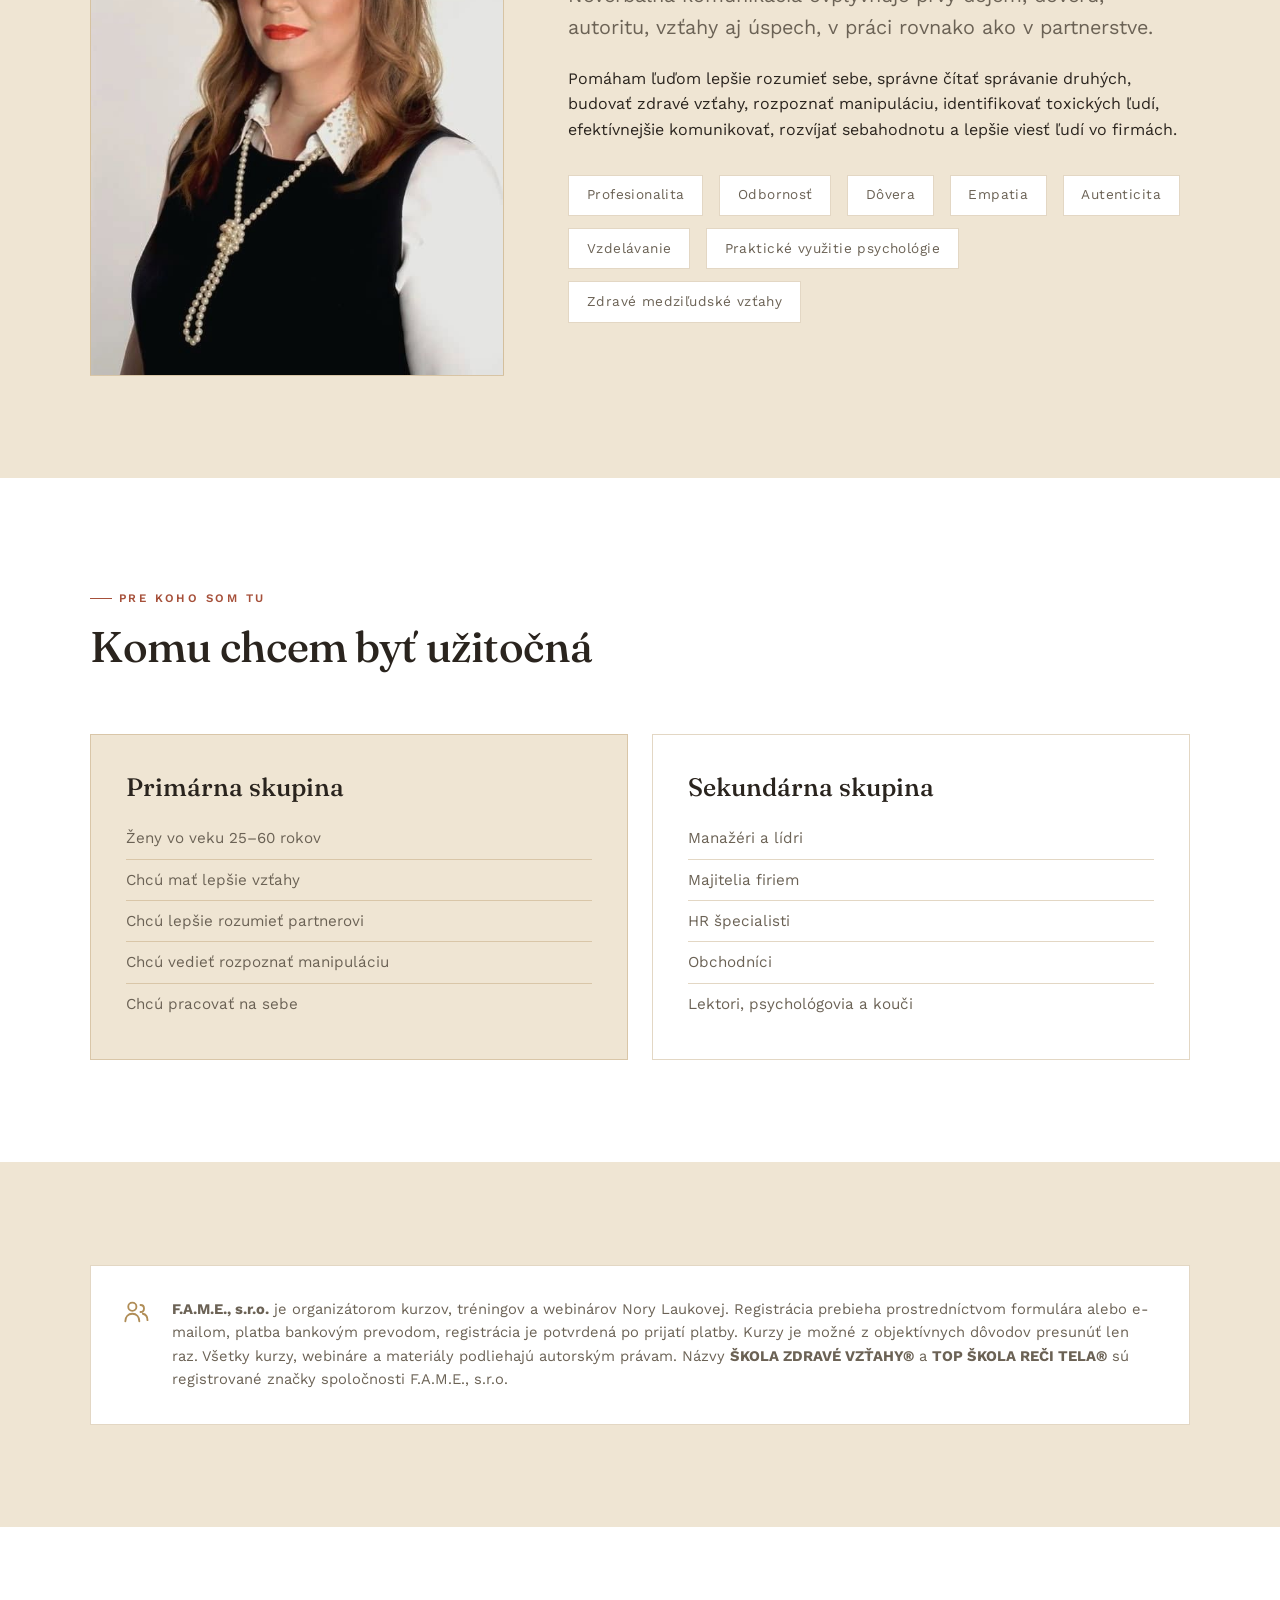
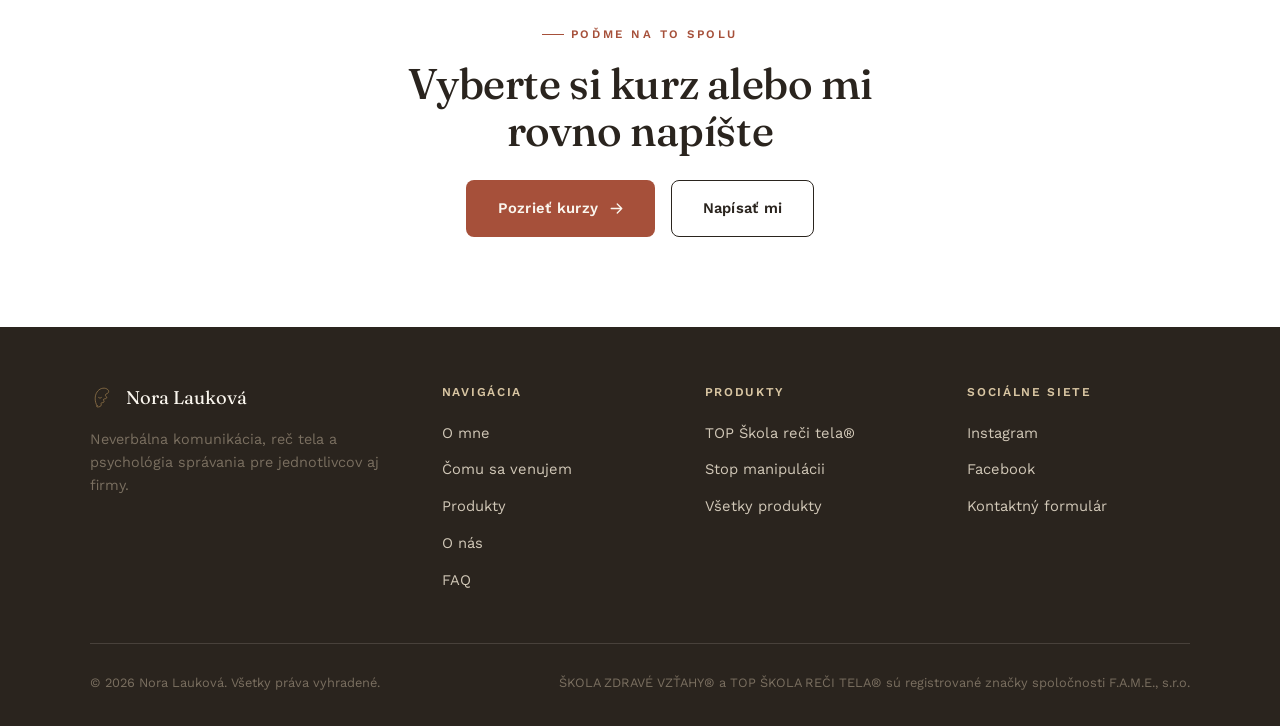
<file: o-nas.html>
<!doctype html>
<html lang="sk">
<head>
<meta charset="UTF-8">
<meta name="viewport" content="width=device-width, initial-scale=1.0">
<title>O nás: Nora Lauková</title>
<meta name="description" content="Spoznajte Noru Laukovú, odborníčku na verbálnu a neverbálnu komunikáciu, lektorku, terapeutku a forenznú konzultantku. Jej príbeh, prístup a hodnoty.">
<link rel="preconnect" href="https://fonts.googleapis.com">
<link rel="preconnect" href="https://fonts.gstatic.com" crossorigin>
<link href="https://fonts.googleapis.com/css2?family=Fraunces:ital,wght@0,400;0,500;0,600;1,400;1,500&family=Work+Sans:wght@400;500;600;700&display=swap" rel="stylesheet">
<link rel="stylesheet" href="css/style.css">
</head>
<body>

<svg width="0" height="0" style="position:absolute">
  <symbol id="mark-profile" viewBox="0 0 100 100">
    <path d="M27,84 C18,68 17,46 27,31 C35,18 52,12 65,19 C74,24 74,34 65,37 C59,39 57,44 62,48 C67,52 64,57 57,57 C52,57 50,60 53,64 C56,68 53,72 47,72 C43,72 41,75 43,78 C45,82 41,87 34,88 C29,89 22,88 27,84 Z" fill="none" stroke="currentColor" stroke-width="2.4" stroke-linecap="round" stroke-linejoin="round"/>
    <path d="M33,52 C36,55 41,55 44,52" fill="none" stroke="currentColor" stroke-width="2.4" stroke-linecap="round" stroke-linejoin="round"/>
  </symbol>
  <symbol id="mark-arrow" viewBox="0 0 20 20">
    <path d="M3,10 L17,10 M11,4 L17,10 L11,16" fill="none" stroke="currentColor" stroke-width="1.8" stroke-linecap="round" stroke-linejoin="round"/>
  </symbol>
  <symbol id="mark-users" viewBox="0 0 24 24">
    <path d="M8,11 C10,11 11.5,9.5 11.5,7.5 C11.5,5.5 10,4 8,4 C6,4 4.5,5.5 4.5,7.5 C4.5,9.5 6,11 8,11 Z M2,20 C2,16 4.5,13.5 8,13.5 C11.5,13.5 14,16 14,20 M15,12 C16.7,12 18,10.7 18,9 C18,7.3 16.7,6 15,6 M17,13.5 C19.5,14 21,16 21,19" fill="none" stroke="currentColor" stroke-width="1.6" stroke-linecap="round" stroke-linejoin="round"/>
  </symbol>
  <symbol id="mark-ig" viewBox="0 0 24 24">
    <path d="M7,3 L17,3 C19.2,3 21,4.8 21,7 L21,17 C21,19.2 19.2,21 17,21 L7,21 C4.8,21 3,19.2 3,17 L3,7 C3,4.8 4.8,3 7,3 Z" fill="none" stroke="currentColor" stroke-width="1.6" stroke-linecap="round" stroke-linejoin="round"/>
    <path d="M12,8.5 C14,8.5 15.5,10 15.5,12 C15.5,14 14,15.5 12,15.5 C10,15.5 8.5,14 8.5,12 C8.5,10 10,8.5 12,8.5 Z" fill="none" stroke="currentColor" stroke-width="1.6" stroke-linecap="round" stroke-linejoin="round"/>
  </symbol>
  <symbol id="mark-fb" viewBox="0 0 24 24">
    <path d="M15,21 L15,13 L18,13 L18.5,9.5 L15,9.5 L15,7.3 C15,6.3 15.3,5.5 16.8,5.5 L18.6,5.5 L18.6,2.4 C18.3,2.4 17.1,2.2 15.8,2.2 C13,2.2 11.1,3.9 11.1,7 L11.1,9.5 L8,9.5 L8,13 L11.1,13 L11.1,21" fill="none" stroke="currentColor" stroke-width="1.8" stroke-linecap="round" stroke-linejoin="round"/>
  </symbol>
  <symbol id="mark-bag" viewBox="0 0 24 24">
    <path d="M6,8 L18,8 L17.2,20 L6.8,20 Z" fill="none" stroke="currentColor" stroke-width="1.6" stroke-linecap="round" stroke-linejoin="round"/>
    <path d="M9,8 C9,5.2 10.3,3.2 12,3.2 C13.7,3.2 15,5.2 15,8" fill="none" stroke="currentColor" stroke-width="1.6" stroke-linecap="round" stroke-linejoin="round"/>
  </symbol>
  <symbol id="mark-close" viewBox="0 0 24 24">
    <path d="M5,5 L19,19 M19,5 L5,19" fill="none" stroke="currentColor" stroke-width="1.8" stroke-linecap="round" stroke-linejoin="round"/>
  </symbol>
  <symbol id="mark-plus" viewBox="0 0 20 20">
    <path d="M10,3 L10,17 M3,10 L17,10" fill="none" stroke="currentColor" stroke-width="1.8" stroke-linecap="round" stroke-linejoin="round"/>
  </symbol>
</svg>

<header class="site-header">
  <div class="container">
    <a href="index.html" class="brand">
      <svg class="mark"><use href="#mark-profile"/></svg>
      <span>Nora Lauková<span class="brand-sub">Reč tela &amp; vzťahy</span></span>
    </a>
    <nav aria-label="Hlavná navigácia">
      <ul class="nav-list">
        <li><a href="index.html#o-mne">O mne</a></li>
        <li><a href="index.html#venujem-sa">Čomu sa venujem</a></li>
        <li><a href="produkty.html">Produkty</a></li>
        <li><a href="o-nas.html">O nás</a></li>
        <li><a href="faq.html">FAQ</a></li>
        <li><a href="index.html#kontakt" class="btn btn-primary nav-cta">Kontakt</a></li>
      </ul>
    </nav>
    <div class="header-actions">
      <button class="cart-trigger" aria-label="Otvoriť košík">
        <svg class="mark"><use href="#mark-bag"/></svg>
        <span class="cart-badge" data-cart-count>0</span>
      </button>
      <button class="nav-toggle" aria-label="Otvoriť menu" aria-expanded="false">
        <span></span><span></span><span></span>
      </button>
    </div>
  </div>
</header>

<div class="cart-overlay" data-cart-overlay></div>
<aside class="cart-panel" data-cart-panel aria-label="Košík">
  <div class="cart-panel-head">
    <h3>Váš výber</h3>
    <button class="cart-close" data-cart-close aria-label="Zavrieť košík"><svg><use href="#mark-close"/></svg></button>
  </div>
  <div class="cart-items" data-cart-items></div>
  <div class="cart-panel-foot">
    <div class="cart-total-row">
      <span>Spolu</span>
      <b data-cart-total>0 €</b>
    </div>
    <a href="index.html#kontakt" class="btn btn-primary" data-cart-checkout>Odoslať dopyt <svg><use href="#mark-arrow"/></svg></a>
    <p class="cart-note">Ide o nezáväzný dopyt, nie o platbu online. Po odoslaní vás budeme kontaktovať s podrobnosťami k registrácii a platbe bankovým prevodom.</p>
  </div>
</aside>

<main>

  <section class="page-hero">
    <div class="container">
      <span class="eyebrow">O nás</span>
      <h1 style="margin-top:1rem;">Za menom, ktoré<br><em class="italic-serif" style="color:var(--terracotta)">číta ľudí</em></h1>
      <p class="lede">Nora Lauková je slovenská odborníčka na verbálnu a neverbálnu komunikáciu, lektorka, terapeutka a forenzná konzultantka s viac ako 20-ročnou praxou. Toto je príbeh o tom, prečo sa venuje práve tomuto odboru a komu chce byť užitočná.</p>
    </div>
  </section>

  <section class="section bg-white">
    <div class="container">
      <div class="focus-list">
        <div class="focus-item" data-reveal>
          <span class="focus-num">01</span>
          <h3>Predstavenie</h3>
          <p>Viac ako 20 rokov sa venujem analýze osobnosti, reči tela, medziľudským vzťahom a psychológii ľudského správania. Pracujem ako lektorka, terapeutka aj forenzná konzultantka: kombinácia, ktorá mi dáva pohľad na človeka z niekoľkých strán naraz.</p>
        </div>
        <div class="focus-item" data-reveal>
          <span class="focus-num">02</span>
          <h3>Skúsenosti</h3>
          <p>Vzdelávam jednotlivcov aj firmy v oblasti komunikácie, budovania zdravých vzťahov, sebapoznania a čítania ľudí prostredníctvom ich neverbálnych prejavov. Súčasťou mojej práce sú osobné tréningy, workshopy, webináre aj viacmodulové vzdelávacie programy, vrátane vlajkového programu TOP Škola reči tela®.</p>
        </div>
        <div class="focus-item" data-reveal>
          <span class="focus-num">03</span>
          <h3>Prístup</h3>
          <p>Web ani moja práca nemajú pôsobiť ezotericky. Chcem, aby ste odchádzali s konkrétnymi, prakticky použiteľnými poznatkami, nie s dojmom. Preto k témam ako manipulácia, toxické vzťahy či sebahodnota pristupujem profesionálne, pokojne a odborne, no zároveň veľmi ľudsky.</p>
        </div>
      </div>
    </div>
  </section>

  <section class="section bg-sand">
    <div class="container about-grid">
      <div class="about-portrait" data-reveal>
        <img src="img/nora-laukova.jpg" alt="Nora Lauková, odborníčka na verbálnu a neverbálnu komunikáciu">
      </div>
      <div class="about-copy">
        <span class="eyebrow" data-reveal>Hlavná myšlienka</span>
        <h2 data-reveal style="margin-top:1rem; --reveal-delay:120ms;">Ľudia komunikujú neustále, aj keď nič nepovedia</h2>
        <p class="lede" data-reveal style="margin-top:1.2rem; --reveal-delay:240ms;">Neverbálna komunikácia ovplyvňuje prvý dojem, dôveru, autoritu, vzťahy aj úspech, v práci rovnako ako v partnerstve.</p>
        <p data-reveal style="--reveal-delay:320ms;">Pomáham ľuďom lepšie rozumieť sebe, správne čítať správanie druhých, budovať zdravé vzťahy, rozpoznať manipuláciu, identifikovať toxických ľudí, efektívnejšie komunikovať, rozvíjať sebahodnotu a lepšie viesť ľudí vo firmách.</p>
        <div class="values-row" style="margin-top:2rem;">
          <span class="value-chip on-light" data-reveal>Profesionalita</span>
          <span class="value-chip on-light" data-reveal>Odbornosť</span>
          <span class="value-chip on-light" data-reveal>Dôvera</span>
          <span class="value-chip on-light" data-reveal>Empatia</span>
          <span class="value-chip on-light" data-reveal>Autenticita</span>
          <span class="value-chip on-light" data-reveal>Vzdelávanie</span>
          <span class="value-chip on-light" data-reveal>Praktické využitie psychológie</span>
          <span class="value-chip on-light" data-reveal>Zdravé medziľudské vzťahy</span>
        </div>
      </div>
    </div>
  </section>

  <section class="section bg-white">
    <div class="container">
      <div class="section-head">
        <span class="eyebrow" data-reveal>Pre koho som tu</span>
        <h2 data-reveal style="--reveal-delay:120ms;">Komu chcem byť užitočná</h2>
      </div>
      <div class="audience-split">
        <div class="audience-card" data-reveal>
          <h3>Primárna skupina</h3>
          <ul>
            <li>Ženy vo veku 25–60 rokov</li>
            <li>Chcú mať lepšie vzťahy</li>
            <li>Chcú lepšie rozumieť partnerovi</li>
            <li>Chcú vedieť rozpoznať manipuláciu</li>
            <li>Chcú pracovať na sebe</li>
          </ul>
        </div>
        <div class="audience-card is-secondary" data-reveal>
          <h3>Sekundárna skupina</h3>
          <ul>
            <li>Manažéri a lídri</li>
            <li>Majitelia firiem</li>
            <li>HR špecialisti</li>
            <li>Obchodníci</li>
            <li>Lektori, psychológovia a kouči</li>
          </ul>
        </div>
      </div>
    </div>
  </section>

  <section class="section bg-sand">
    <div class="container">
      <div class="org-note" data-reveal>
        <svg class="mark"><use href="#mark-users"/></svg>
        <p><strong>F.A.M.E., s.r.o.</strong> je organizátorom kurzov, tréningov a webinárov Nory Laukovej. Registrácia prebieha prostredníctvom formulára alebo e-mailom, platba bankovým prevodom, registrácia je potvrdená po prijatí platby. Kurzy je možné z objektívnych dôvodov presunúť len raz. Všetky kurzy, webináre a materiály podliehajú autorským právam. Názvy <strong>ŠKOLA ZDRAVÉ VZŤAHY®</strong> a <strong>TOP ŠKOLA REČI TELA®</strong> sú registrované značky spoločnosti F.A.M.E., s.r.o.</p>
      </div>
    </div>
  </section>

  <section class="section bg-white cta-band">
    <div class="container">
      <span class="eyebrow" style="justify-content:center;" data-reveal>Poďme na to spolu</span>
      <h2 data-reveal style="--reveal-delay:120ms;">Vyberte si kurz alebo mi rovno napíšte</h2>
      <div class="cta-band-actions" data-reveal style="--reveal-delay:240ms;">
        <a href="produkty.html" class="btn btn-primary">Pozrieť kurzy <svg><use href="#mark-arrow"/></svg></a>
        <a href="index.html#kontakt" class="btn btn-outline">Napísať mi</a>
      </div>
    </div>
  </section>

</main>

<footer class="site-footer">
  <div class="container">
    <div class="footer-grid" data-reveal="fade">
      <div>
        <div class="footer-brand">
          <svg class="mark"><use href="#mark-profile"/></svg>
          <span>Nora Lauková</span>
        </div>
        <p class="footer-tagline">Neverbálna komunikácia, reč tela a psychológia správania pre jednotlivcov aj firmy.</p>
      </div>
      <div class="footer-col">
        <h4>Navigácia</h4>
        <ul>
          <li><a href="index.html#o-mne">O mne</a></li>
          <li><a href="index.html#venujem-sa">Čomu sa venujem</a></li>
          <li><a href="produkty.html">Produkty</a></li>
          <li><a href="o-nas.html">O nás</a></li>
          <li><a href="faq.html">FAQ</a></li>
        </ul>
      </div>
      <div class="footer-col">
        <h4>Produkty</h4>
        <ul>
          <li><a href="produkty.html#top-skola-reci-tela">TOP Škola reči tela®</a></li>
          <li><a href="produkty.html#stop-manipulacii">Stop manipulácii</a></li>
          <li><a href="produkty.html">Všetky produkty</a></li>
        </ul>
      </div>
      <div class="footer-col">
        <h4>Sociálne siete</h4>
        <ul>
          <li><a href="https://www.instagram.com/nora.laukova/" target="_blank" rel="noopener">Instagram</a></li>
          <li><a href="https://www.facebook.com/noralaukovaneverbalne/" target="_blank" rel="noopener">Facebook</a></li>
          <li><a href="index.html#kontakt">Kontaktný formulár</a></li>
        </ul>
      </div>
    </div>
    <div class="footer-bottom">
      <span>© 2026 Nora Lauková. Všetky práva vyhradené.</span>
      <span>ŠKOLA ZDRAVÉ VZŤAHY® a TOP ŠKOLA REČI TELA® sú registrované značky spoločnosti F.A.M.E., s.r.o.</span>
    </div>
  </div>
</footer>

<script src="js/main.js"></script>
</body>
</html>
</file>
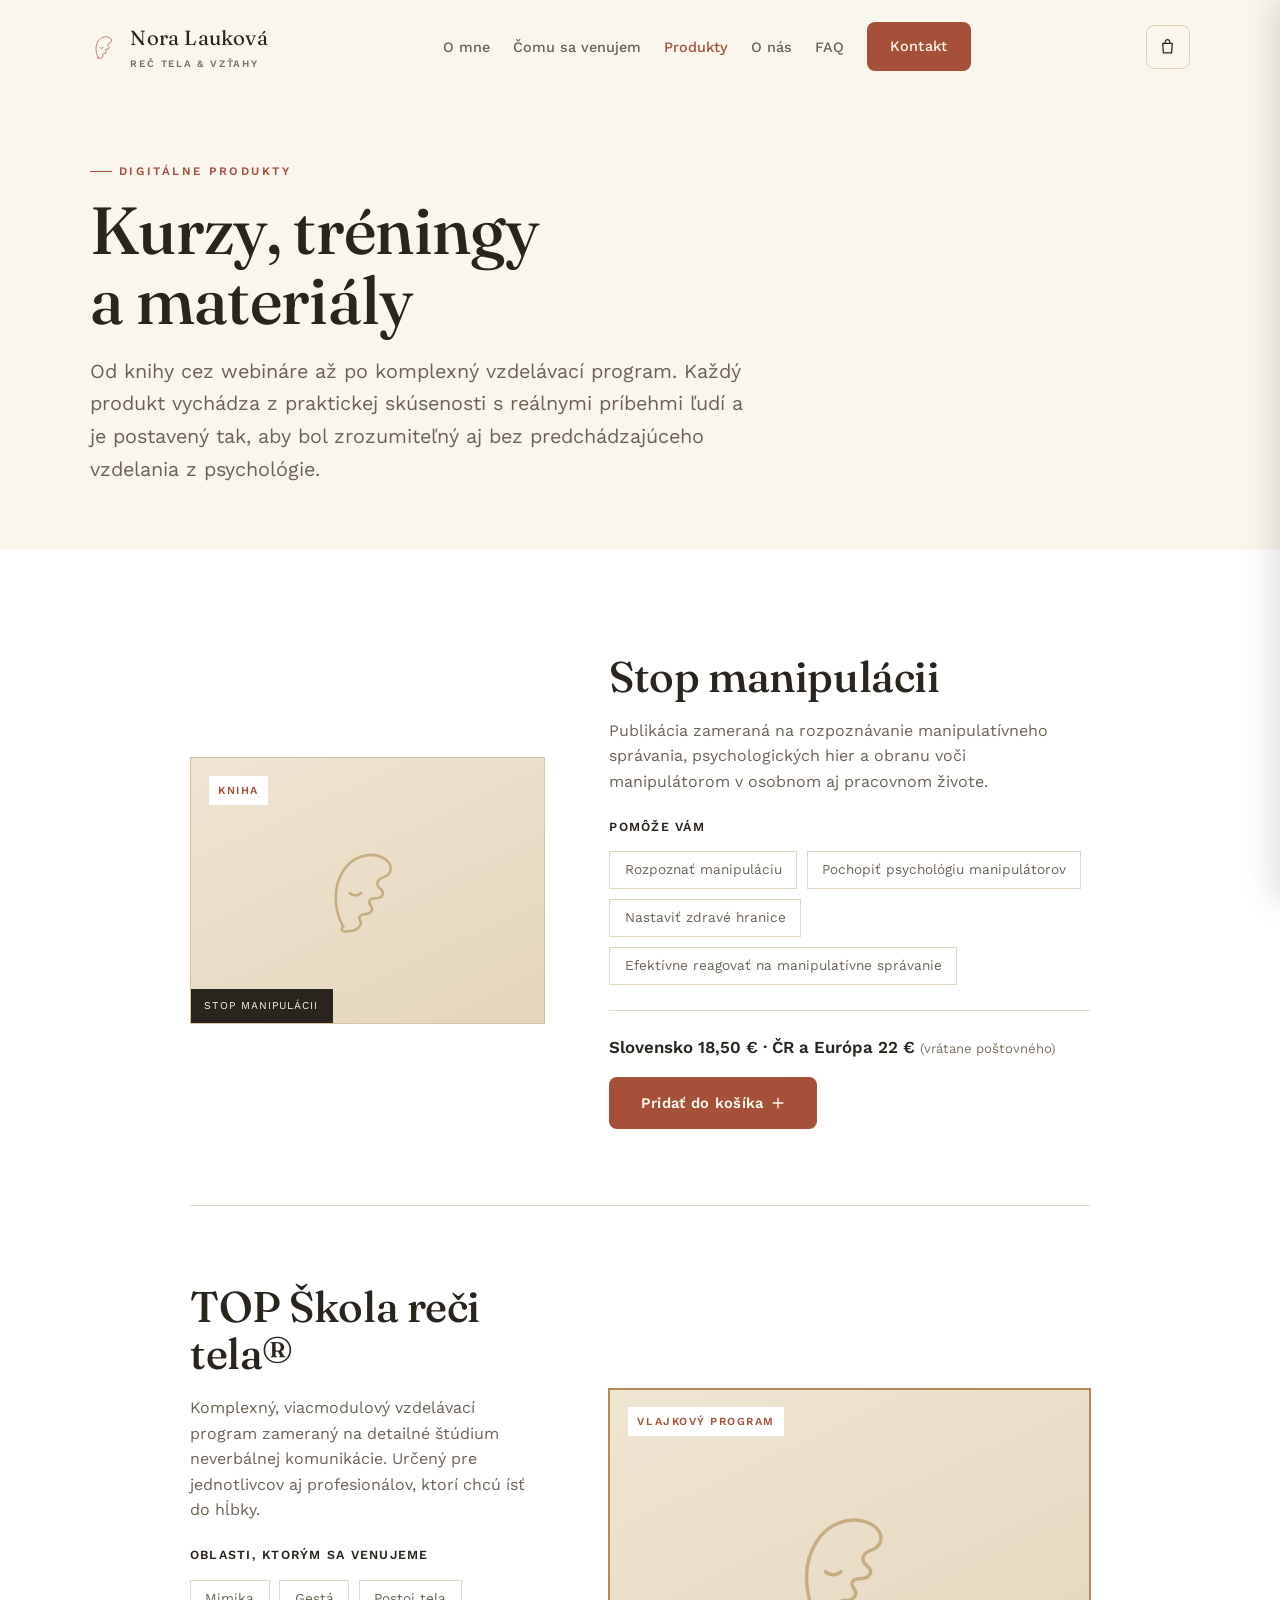
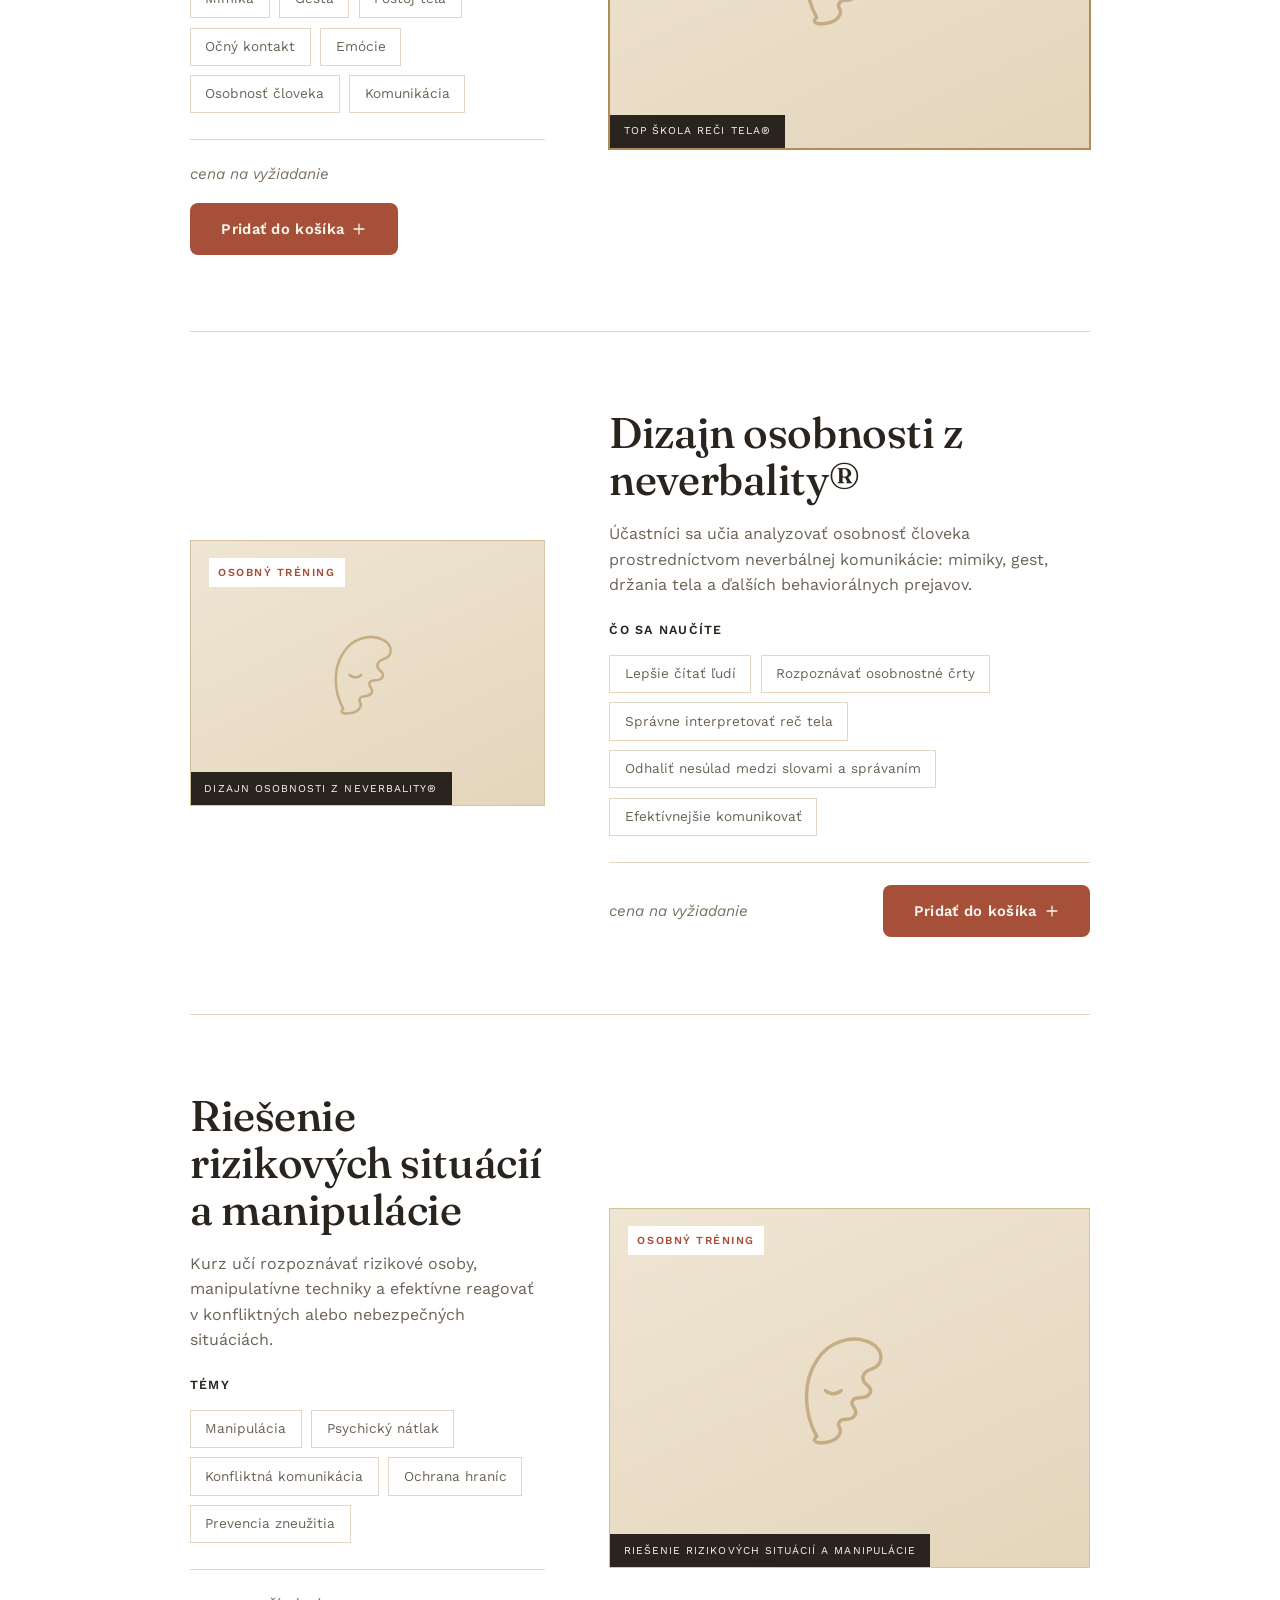
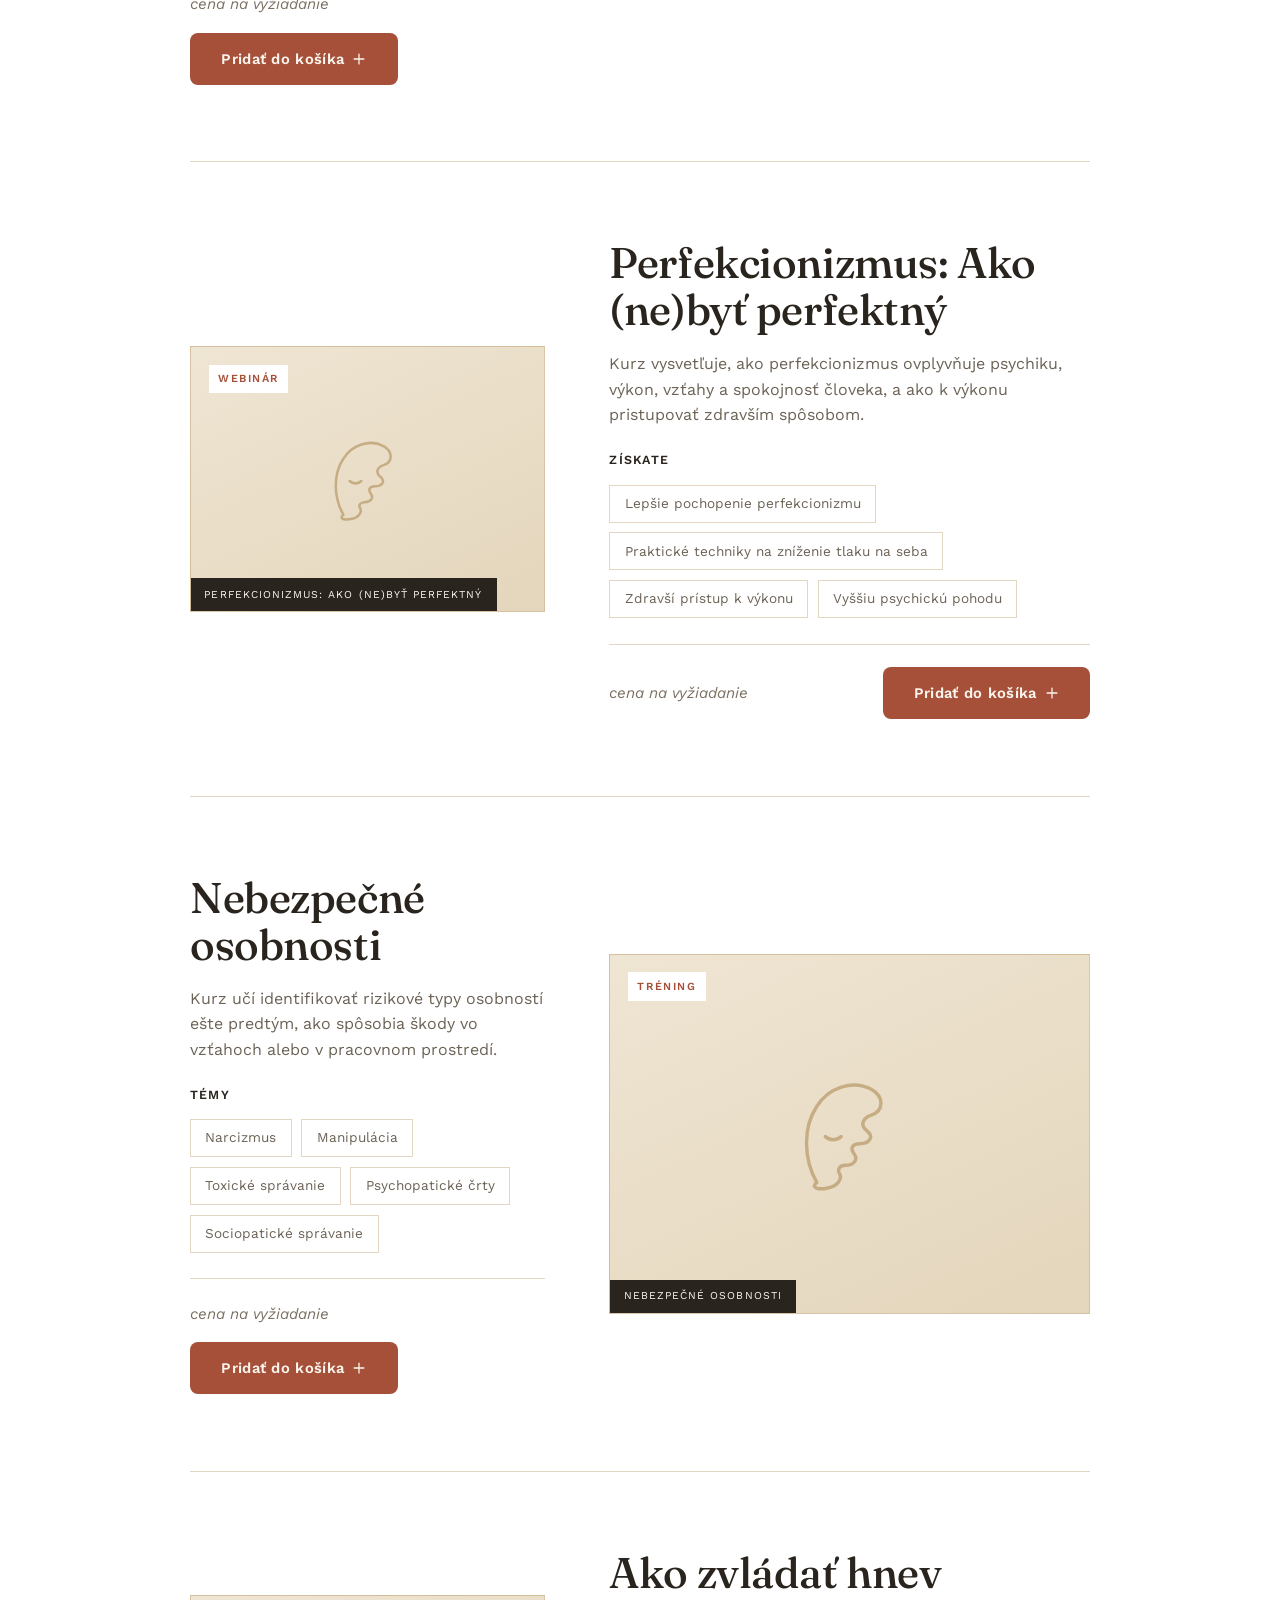
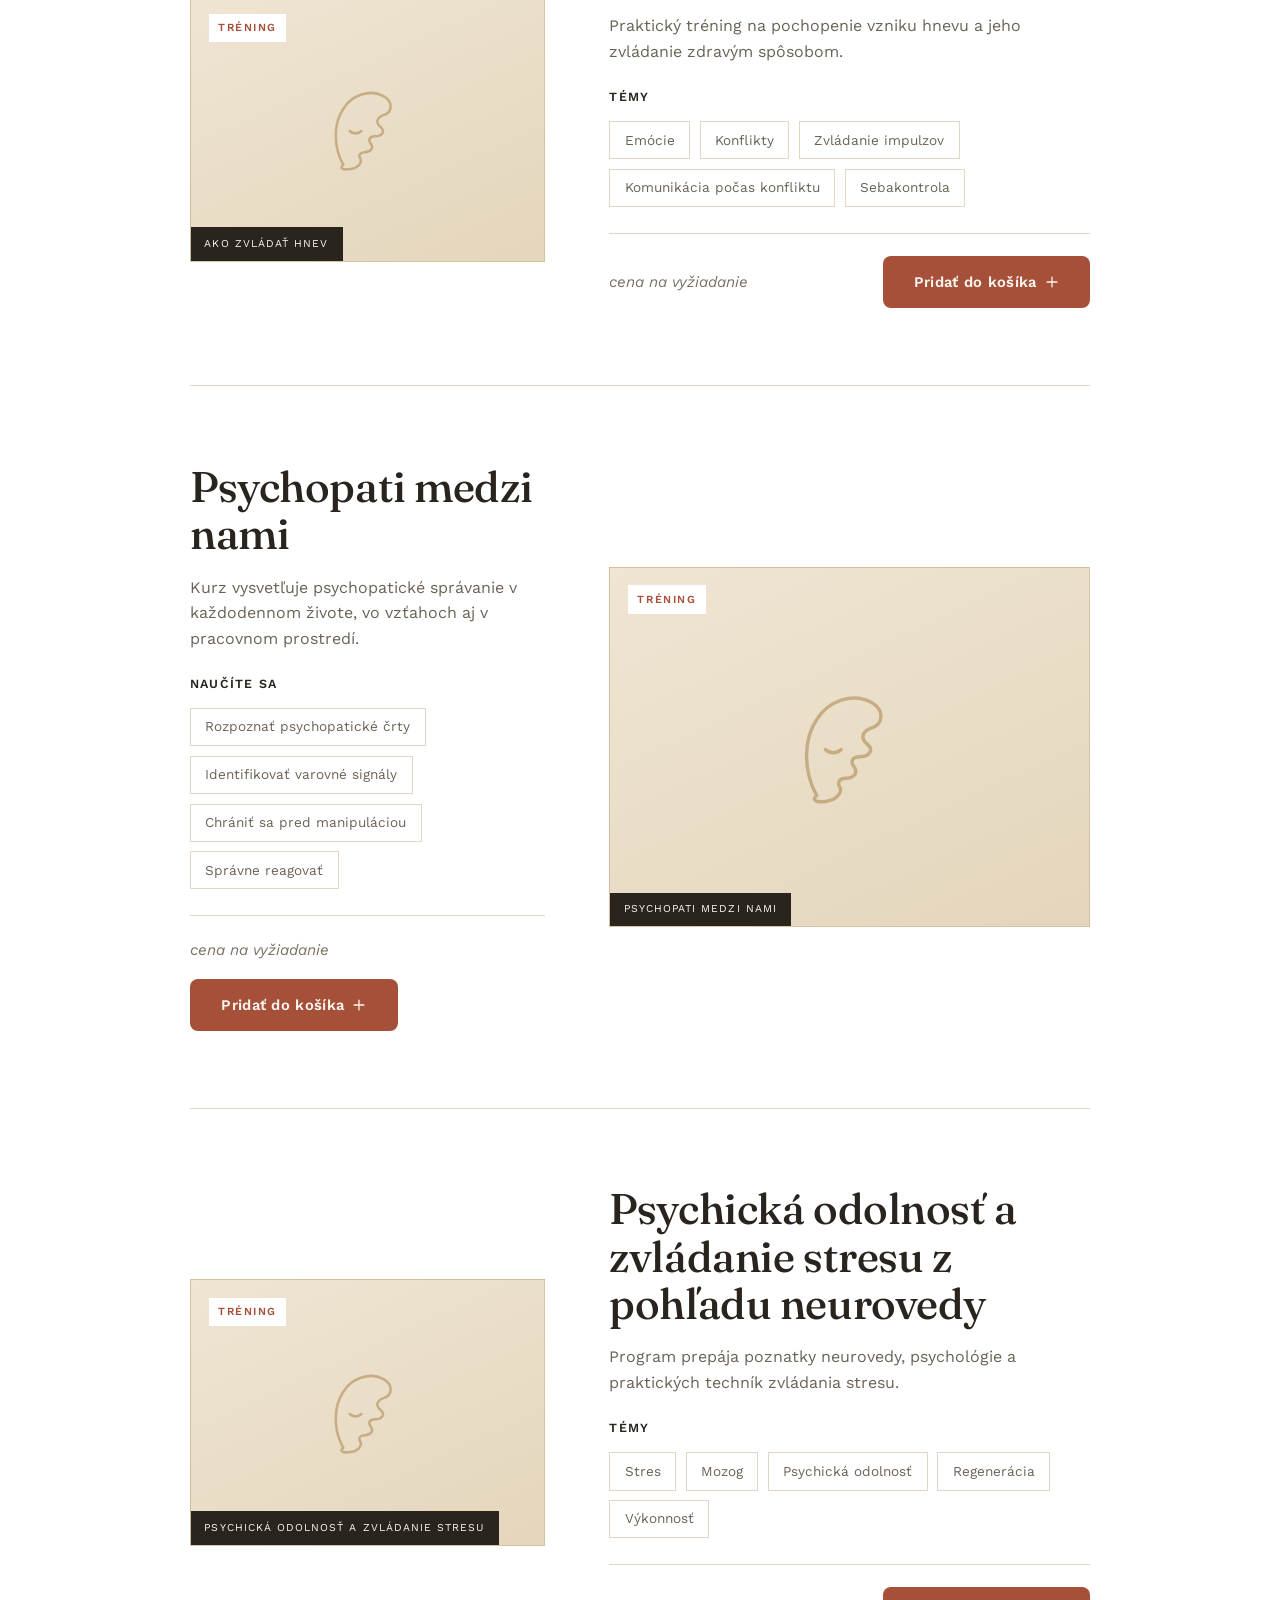
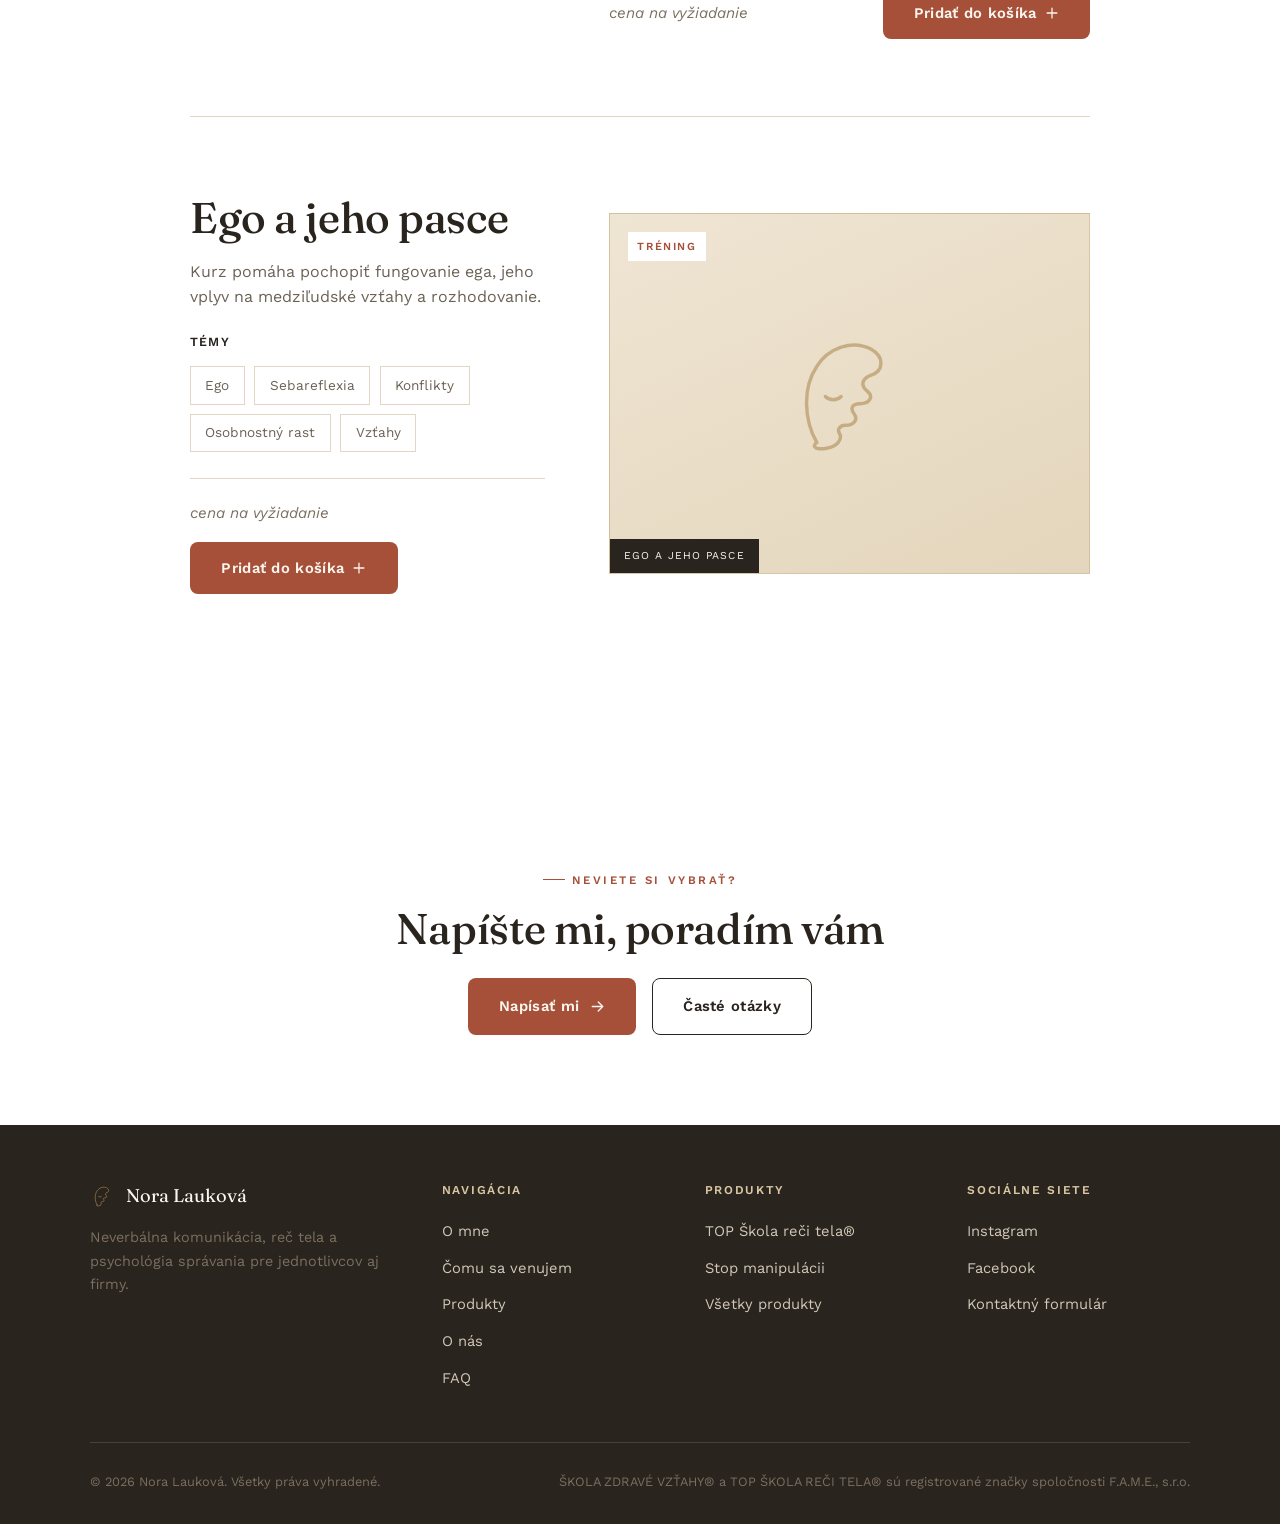
<file: produkty.html>
<!doctype html>
<html lang="sk">
<head>
<meta charset="UTF-8">
<meta name="viewport" content="width=device-width, initial-scale=1.0">
<title>Digitálne produkty a kurzy: Nora Lauková</title>
<meta name="description" content="Kompletný prehľad kurzov, tréningov, webinárov a knihy Nory Laukovej: neverbálna komunikácia, reč tela, manipulácia, sebahodnota a psychológia správania.">
<link rel="preconnect" href="https://fonts.googleapis.com">
<link rel="preconnect" href="https://fonts.gstatic.com" crossorigin>
<link href="https://fonts.googleapis.com/css2?family=Fraunces:ital,wght@0,400;0,500;0,600;1,400;1,500&family=Work+Sans:wght@400;500;600;700&display=swap" rel="stylesheet">
<link rel="stylesheet" href="css/style.css">
</head>
<body>

<svg width="0" height="0" style="position:absolute">
  <symbol id="mark-profile" viewBox="0 0 100 100">
    <path d="M27,84 C18,68 17,46 27,31 C35,18 52,12 65,19 C74,24 74,34 65,37 C59,39 57,44 62,48 C67,52 64,57 57,57 C52,57 50,60 53,64 C56,68 53,72 47,72 C43,72 41,75 43,78 C45,82 41,87 34,88 C29,89 22,88 27,84 Z" fill="none" stroke="currentColor" stroke-width="2.4" stroke-linecap="round" stroke-linejoin="round"/>
    <path d="M33,52 C36,55 41,55 44,52" fill="none" stroke="currentColor" stroke-width="2.4" stroke-linecap="round" stroke-linejoin="round"/>
  </symbol>
  <symbol id="mark-arrow" viewBox="0 0 20 20">
    <path d="M3,10 L17,10 M11,4 L17,10 L11,16" fill="none" stroke="currentColor" stroke-width="1.8" stroke-linecap="round" stroke-linejoin="round"/>
  </symbol>
  <symbol id="mark-users" viewBox="0 0 24 24">
    <path d="M8,11 C10,11 11.5,9.5 11.5,7.5 C11.5,5.5 10,4 8,4 C6,4 4.5,5.5 4.5,7.5 C4.5,9.5 6,11 8,11 Z M2,20 C2,16 4.5,13.5 8,13.5 C11.5,13.5 14,16 14,20 M15,12 C16.7,12 18,10.7 18,9 C18,7.3 16.7,6 15,6 M17,13.5 C19.5,14 21,16 21,19" fill="none" stroke="currentColor" stroke-width="1.6" stroke-linecap="round" stroke-linejoin="round"/>
  </symbol>
  <symbol id="mark-bag" viewBox="0 0 24 24">
    <path d="M6,8 L18,8 L17.2,20 L6.8,20 Z" fill="none" stroke="currentColor" stroke-width="1.6" stroke-linecap="round" stroke-linejoin="round"/>
    <path d="M9,8 C9,5.2 10.3,3.2 12,3.2 C13.7,3.2 15,5.2 15,8" fill="none" stroke="currentColor" stroke-width="1.6" stroke-linecap="round" stroke-linejoin="round"/>
  </symbol>
  <symbol id="mark-close" viewBox="0 0 24 24">
    <path d="M5,5 L19,19 M19,5 L5,19" fill="none" stroke="currentColor" stroke-width="1.8" stroke-linecap="round" stroke-linejoin="round"/>
  </symbol>
  <symbol id="mark-plus" viewBox="0 0 20 20">
    <path d="M10,3 L10,17 M3,10 L17,10" fill="none" stroke="currentColor" stroke-width="1.8" stroke-linecap="round" stroke-linejoin="round"/>
  </symbol>
</svg>

<header class="site-header">
  <div class="container">
    <a href="index.html" class="brand">
      <svg class="mark"><use href="#mark-profile"/></svg>
      <span>Nora Lauková<span class="brand-sub">Reč tela &amp; vzťahy</span></span>
    </a>
    <nav aria-label="Hlavná navigácia">
      <ul class="nav-list">
        <li><a href="index.html#o-mne">O mne</a></li>
        <li><a href="index.html#venujem-sa">Čomu sa venujem</a></li>
        <li><a href="produkty.html" class="is-active">Produkty</a></li>
        <li><a href="o-nas.html">O nás</a></li>
        <li><a href="faq.html">FAQ</a></li>
        <li><a href="index.html#kontakt" class="btn btn-primary nav-cta">Kontakt</a></li>
      </ul>
    </nav>
    <div class="header-actions">
      <button class="cart-trigger" aria-label="Otvoriť košík">
        <svg class="mark"><use href="#mark-bag"/></svg>
        <span class="cart-badge" data-cart-count>0</span>
      </button>
      <button class="nav-toggle" aria-label="Otvoriť menu" aria-expanded="false">
        <span></span><span></span><span></span>
      </button>
    </div>
  </div>
</header>

<div class="cart-overlay" data-cart-overlay></div>
<aside class="cart-panel" data-cart-panel aria-label="Košík">
  <div class="cart-panel-head">
    <h3>Váš výber</h3>
    <button class="cart-close" data-cart-close aria-label="Zavrieť košík"><svg><use href="#mark-close"/></svg></button>
  </div>
  <div class="cart-items" data-cart-items></div>
  <div class="cart-panel-foot">
    <div class="cart-total-row">
      <span>Spolu</span>
      <b data-cart-total>0 €</b>
    </div>
    <a href="index.html#kontakt" class="btn btn-primary" data-cart-checkout>Odoslať dopyt <svg><use href="#mark-arrow"/></svg></a>
    <p class="cart-note">Ide o nezáväzný dopyt, nie o platbu online. Po odoslaní vás budeme kontaktovať s podrobnosťami k registrácii a platbe bankovým prevodom.</p>
  </div>
</aside>

<main>

  <section class="page-hero">
    <div class="container">
      <span class="eyebrow">Digitálne produkty</span>
      <h1 style="margin-top:1rem;">Kurzy, tréningy<br>a materiály</h1>
      <p class="lede">Od knihy cez webináre až po komplexný vzdelávací program. Každý produkt vychádza z praktickej skúsenosti s reálnymi príbehmi ľudí a je postavený tak, aby bol zrozumiteľný aj bez predchádzajúceho vzdelania z psychológie.</p>
    </div>
  </section>

  <section class="section bg-white">
    <div class="container" style="max-width:980px;">

      <article class="product-row" id="stop-manipulacii" data-reveal>
        <div class="product-visual">
          <span class="course-kicker" style="position:absolute; top:1.1rem; left:1.1rem;">Kniha</span>
          <svg class="mark"><use href="#mark-profile"/></svg>
          <span class="product-visual-caption">Stop manipulácii</span>
        </div>
        <div class="product-copy">
          <h2>Stop manipulácii</h2>
          <p>Publikácia zameraná na rozpoznávanie manipulatívneho správania, psychologických hier a obranu voči manipulátorom v osobnom aj pracovnom živote.</p>
          <h4>Pomôže vám</h4>
          <ul class="tag-list">
            <li>Rozpoznať manipuláciu</li>
            <li>Pochopiť psychológiu manipulátorov</li>
            <li>Nastaviť zdravé hranice</li>
            <li>Efektívne reagovať na manipulatívne správanie</li>
          </ul>
          <div class="product-footer">
            <span class="product-price">Slovensko 18,50 € · ČR a Európa 22 € <span style="font-weight:400; color:var(--ink-faint); font-size:.82rem;">(vrátane poštovného)</span></span>
            <button type="button" class="btn btn-primary cart-add" data-id="stop-manipulacii" data-name="Stop manipulácii" data-price="18.5" data-kicker="Kniha">Pridať do košíka <svg><use href="#mark-plus"/></svg></button>
          </div>
        </div>
      </article>

      <article class="product-row is-reverse" id="top-skola-reci-tela" data-reveal>
        <div class="product-visual is-flagship">
          <span class="course-kicker" style="position:absolute; top:1.1rem; left:1.1rem;">Vlajkový program</span>
          <svg class="mark"><use href="#mark-profile"/></svg>
          <span class="product-visual-caption">TOP Škola reči tela®</span>
        </div>
        <div class="product-copy">
          <h2>TOP Škola reči tela®</h2>
          <p>Komplexný, viacmodulový vzdelávací program zameraný na detailné štúdium neverbálnej komunikácie. Určený pre jednotlivcov aj profesionálov, ktorí chcú ísť do hĺbky.</p>
          <h4>Oblasti, ktorým sa venujeme</h4>
          <ul class="tag-list">
            <li>Mimika</li>
            <li>Gestá</li>
            <li>Postoj tela</li>
            <li>Očný kontakt</li>
            <li>Emócie</li>
            <li>Osobnosť človeka</li>
            <li>Komunikácia</li>
          </ul>
          <div class="product-footer">
            <span class="product-price tbd">cena na vyžiadanie</span>
            <button type="button" class="btn btn-primary cart-add" data-id="top-skola-reci-tela" data-name="TOP Škola reči tela®" data-price="" data-kicker="Vlajkový program">Pridať do košíka <svg><use href="#mark-plus"/></svg></button>
          </div>
        </div>
      </article>

      <article class="product-row" id="dizajn-osobnosti" data-reveal>
        <div class="product-visual">
          <span class="course-kicker" style="position:absolute; top:1.1rem; left:1.1rem;">Osobný tréning</span>
          <svg class="mark"><use href="#mark-profile"/></svg>
          <span class="product-visual-caption">Dizajn osobnosti z neverbality®</span>
        </div>
        <div class="product-copy">
          <h2>Dizajn osobnosti z neverbality®</h2>
          <p>Účastníci sa učia analyzovať osobnosť človeka prostredníctvom neverbálnej komunikácie: mimiky, gest, držania tela a ďalších behaviorálnych prejavov.</p>
          <h4>Čo sa naučíte</h4>
          <ul class="tag-list">
            <li>Lepšie čítať ľudí</li>
            <li>Rozpoznávať osobnostné črty</li>
            <li>Správne interpretovať reč tela</li>
            <li>Odhaliť nesúlad medzi slovami a správaním</li>
            <li>Efektívnejšie komunikovať</li>
          </ul>
          <div class="product-footer">
            <span class="product-price tbd">cena na vyžiadanie</span>
            <button type="button" class="btn btn-primary cart-add" data-id="dizajn-osobnosti" data-name="Dizajn osobnosti z neverbality®" data-price="" data-kicker="Osobný tréning">Pridať do košíka <svg><use href="#mark-plus"/></svg></button>
          </div>
        </div>
      </article>

      <article class="product-row is-reverse" id="riesenie-rizikovych-situacii" data-reveal>
        <div class="product-visual">
          <span class="course-kicker" style="position:absolute; top:1.1rem; left:1.1rem;">Osobný tréning</span>
          <svg class="mark"><use href="#mark-profile"/></svg>
          <span class="product-visual-caption">Riešenie rizikových situácií a manipulácie</span>
        </div>
        <div class="product-copy">
          <h2>Riešenie rizikových situácií a manipulácie</h2>
          <p>Kurz učí rozpoznávať rizikové osoby, manipulatívne techniky a efektívne reagovať v konfliktných alebo nebezpečných situáciách.</p>
          <h4>Témy</h4>
          <ul class="tag-list">
            <li>Manipulácia</li>
            <li>Psychický nátlak</li>
            <li>Konfliktná komunikácia</li>
            <li>Ochrana hraníc</li>
            <li>Prevencia zneužitia</li>
          </ul>
          <div class="product-footer">
            <span class="product-price tbd">cena na vyžiadanie</span>
            <button type="button" class="btn btn-primary cart-add" data-id="riesenie-rizikovych-situacii" data-name="Riešenie rizikových situácií a manipulácie" data-price="" data-kicker="Osobný tréning">Pridať do košíka <svg><use href="#mark-plus"/></svg></button>
          </div>
        </div>
      </article>

      <article class="product-row" id="perfekcionizmus" data-reveal>
        <div class="product-visual">
          <span class="course-kicker" style="position:absolute; top:1.1rem; left:1.1rem;">Webinár</span>
          <svg class="mark"><use href="#mark-profile"/></svg>
          <span class="product-visual-caption">Perfekcionizmus: Ako (ne)byť perfektný</span>
        </div>
        <div class="product-copy">
          <h2>Perfekcionizmus: Ako (ne)byť perfektný</h2>
          <p>Kurz vysvetľuje, ako perfekcionizmus ovplyvňuje psychiku, výkon, vzťahy a spokojnosť človeka, a ako k výkonu pristupovať zdravším spôsobom.</p>
          <h4>Získate</h4>
          <ul class="tag-list">
            <li>Lepšie pochopenie perfekcionizmu</li>
            <li>Praktické techniky na zníženie tlaku na seba</li>
            <li>Zdravší prístup k výkonu</li>
            <li>Vyššiu psychickú pohodu</li>
          </ul>
          <div class="product-footer">
            <span class="product-price tbd">cena na vyžiadanie</span>
            <button type="button" class="btn btn-primary cart-add" data-id="perfekcionizmus" data-name="Perfekcionizmus: Ako (ne)byť perfektný" data-price="" data-kicker="Webinár">Pridať do košíka <svg><use href="#mark-plus"/></svg></button>
          </div>
        </div>
      </article>

      <article class="product-row is-reverse" id="nebezpecne-osobnosti" data-reveal>
        <div class="product-visual">
          <span class="course-kicker" style="position:absolute; top:1.1rem; left:1.1rem;">Tréning</span>
          <svg class="mark"><use href="#mark-profile"/></svg>
          <span class="product-visual-caption">Nebezpečné osobnosti</span>
        </div>
        <div class="product-copy">
          <h2>Nebezpečné osobnosti</h2>
          <p>Kurz učí identifikovať rizikové typy osobností ešte predtým, ako spôsobia škody vo vzťahoch alebo v pracovnom prostredí.</p>
          <h4>Témy</h4>
          <ul class="tag-list">
            <li>Narcizmus</li>
            <li>Manipulácia</li>
            <li>Toxické správanie</li>
            <li>Psychopatické črty</li>
            <li>Sociopatické správanie</li>
          </ul>
          <div class="product-footer">
            <span class="product-price tbd">cena na vyžiadanie</span>
            <button type="button" class="btn btn-primary cart-add" data-id="nebezpecne-osobnosti" data-name="Nebezpečné osobnosti" data-price="" data-kicker="Tréning">Pridať do košíka <svg><use href="#mark-plus"/></svg></button>
          </div>
        </div>
      </article>

      <article class="product-row" id="ako-zvladat-hnev" data-reveal>
        <div class="product-visual">
          <span class="course-kicker" style="position:absolute; top:1.1rem; left:1.1rem;">Tréning</span>
          <svg class="mark"><use href="#mark-profile"/></svg>
          <span class="product-visual-caption">Ako zvládať hnev</span>
        </div>
        <div class="product-copy">
          <h2>Ako zvládať hnev</h2>
          <p>Praktický tréning na pochopenie vzniku hnevu a jeho zvládanie zdravým spôsobom.</p>
          <h4>Témy</h4>
          <ul class="tag-list">
            <li>Emócie</li>
            <li>Konflikty</li>
            <li>Zvládanie impulzov</li>
            <li>Komunikácia počas konfliktu</li>
            <li>Sebakontrola</li>
          </ul>
          <div class="product-footer">
            <span class="product-price tbd">cena na vyžiadanie</span>
            <button type="button" class="btn btn-primary cart-add" data-id="ako-zvladat-hnev" data-name="Ako zvládať hnev" data-price="" data-kicker="Tréning">Pridať do košíka <svg><use href="#mark-plus"/></svg></button>
          </div>
        </div>
      </article>

      <article class="product-row is-reverse" id="psychopati-medzi-nami" data-reveal>
        <div class="product-visual">
          <span class="course-kicker" style="position:absolute; top:1.1rem; left:1.1rem;">Tréning</span>
          <svg class="mark"><use href="#mark-profile"/></svg>
          <span class="product-visual-caption">Psychopati medzi nami</span>
        </div>
        <div class="product-copy">
          <h2>Psychopati medzi nami</h2>
          <p>Kurz vysvetľuje psychopatické správanie v každodennom živote, vo vzťahoch aj v pracovnom prostredí.</p>
          <h4>Naučíte sa</h4>
          <ul class="tag-list">
            <li>Rozpoznať psychopatické črty</li>
            <li>Identifikovať varovné signály</li>
            <li>Chrániť sa pred manipuláciou</li>
            <li>Správne reagovať</li>
          </ul>
          <div class="product-footer">
            <span class="product-price tbd">cena na vyžiadanie</span>
            <button type="button" class="btn btn-primary cart-add" data-id="psychopati-medzi-nami" data-name="Psychopati medzi nami" data-price="" data-kicker="Tréning">Pridať do košíka <svg><use href="#mark-plus"/></svg></button>
          </div>
        </div>
      </article>

      <article class="product-row" id="psychicka-odolnost" data-reveal>
        <div class="product-visual">
          <span class="course-kicker" style="position:absolute; top:1.1rem; left:1.1rem;">Tréning</span>
          <svg class="mark"><use href="#mark-profile"/></svg>
          <span class="product-visual-caption">Psychická odolnosť a zvládanie stresu</span>
        </div>
        <div class="product-copy">
          <h2>Psychická odolnosť a zvládanie stresu z pohľadu neurovedy</h2>
          <p>Program prepája poznatky neurovedy, psychológie a praktických techník zvládania stresu.</p>
          <h4>Témy</h4>
          <ul class="tag-list">
            <li>Stres</li>
            <li>Mozog</li>
            <li>Psychická odolnosť</li>
            <li>Regenerácia</li>
            <li>Výkonnosť</li>
          </ul>
          <div class="product-footer">
            <span class="product-price tbd">cena na vyžiadanie</span>
            <button type="button" class="btn btn-primary cart-add" data-id="psychicka-odolnost" data-name="Psychická odolnosť a zvládanie stresu z pohľadu neurovedy" data-price="" data-kicker="Tréning">Pridať do košíka <svg><use href="#mark-plus"/></svg></button>
          </div>
        </div>
      </article>

      <article class="product-row is-reverse" id="ego-a-jeho-pasce" data-reveal>
        <div class="product-visual">
          <span class="course-kicker" style="position:absolute; top:1.1rem; left:1.1rem;">Tréning</span>
          <svg class="mark"><use href="#mark-profile"/></svg>
          <span class="product-visual-caption">Ego a jeho pasce</span>
        </div>
        <div class="product-copy">
          <h2>Ego a jeho pasce</h2>
          <p>Kurz pomáha pochopiť fungovanie ega, jeho vplyv na medziľudské vzťahy a rozhodovanie.</p>
          <h4>Témy</h4>
          <ul class="tag-list">
            <li>Ego</li>
            <li>Sebareflexia</li>
            <li>Konflikty</li>
            <li>Osobnostný rast</li>
            <li>Vzťahy</li>
          </ul>
          <div class="product-footer">
            <span class="product-price tbd">cena na vyžiadanie</span>
            <button type="button" class="btn btn-primary cart-add" data-id="ego-a-jeho-pasce" data-name="Ego a jeho pasce" data-price="" data-kicker="Tréning">Pridať do košíka <svg><use href="#mark-plus"/></svg></button>
          </div>
        </div>
      </article>

    </div>
  </section>

  <section class="section bg-white cta-band">
    <div class="container">
      <span class="eyebrow" style="justify-content:center;" data-reveal>Neviete si vybrať?</span>
      <h2 data-reveal style="--reveal-delay:120ms;">Napíšte mi, poradím vám</h2>
      <div class="cta-band-actions" data-reveal style="--reveal-delay:240ms;">
        <a href="index.html#kontakt" class="btn btn-primary">Napísať mi <svg><use href="#mark-arrow"/></svg></a>
        <a href="faq.html" class="btn btn-outline">Časté otázky</a>
      </div>
    </div>
  </section>

</main>

<footer class="site-footer">
  <div class="container">
    <div class="footer-grid" data-reveal="fade">
      <div>
        <div class="footer-brand">
          <svg class="mark"><use href="#mark-profile"/></svg>
          <span>Nora Lauková</span>
        </div>
        <p class="footer-tagline">Neverbálna komunikácia, reč tela a psychológia správania pre jednotlivcov aj firmy.</p>
      </div>
      <div class="footer-col">
        <h4>Navigácia</h4>
        <ul>
          <li><a href="index.html#o-mne">O mne</a></li>
          <li><a href="index.html#venujem-sa">Čomu sa venujem</a></li>
          <li><a href="produkty.html">Produkty</a></li>
          <li><a href="o-nas.html">O nás</a></li>
          <li><a href="faq.html">FAQ</a></li>
        </ul>
      </div>
      <div class="footer-col">
        <h4>Produkty</h4>
        <ul>
          <li><a href="produkty.html#top-skola-reci-tela">TOP Škola reči tela®</a></li>
          <li><a href="produkty.html#stop-manipulacii">Stop manipulácii</a></li>
          <li><a href="produkty.html">Všetky produkty</a></li>
        </ul>
      </div>
      <div class="footer-col">
        <h4>Sociálne siete</h4>
        <ul>
          <li><a href="https://www.instagram.com/nora.laukova/" target="_blank" rel="noopener">Instagram</a></li>
          <li><a href="https://www.facebook.com/noralaukovaneverbalne/" target="_blank" rel="noopener">Facebook</a></li>
          <li><a href="index.html#kontakt">Kontaktný formulár</a></li>
        </ul>
      </div>
    </div>
    <div class="footer-bottom">
      <span>© 2026 Nora Lauková. Všetky práva vyhradené.</span>
      <span>ŠKOLA ZDRAVÉ VZŤAHY® a TOP ŠKOLA REČI TELA® sú registrované značky spoločnosti F.A.M.E., s.r.o.</span>
    </div>
  </div>
</footer>

<script src="js/main.js"></script>
</body>
</html>
</file>
<file: css/style.css>
/* ==========================================================================
   NORA LAUKOVÁ : design system
   Display: Fraunces (editorial serif) · Body/UI: Work Sans (humanist sans)
   Palette: cream / sand / ink neutrals + muted antique gold + deep terracotta
   ========================================================================== */

:root{
  /* --- color tokens --- */
  --cream:        #FAF6EE;
  --white:        #FFFFFF;
  --sand:         #EFE5D3;
  --sand-deep:    #E4D6BC;
  --ink:          #2A241E;
  --ink-soft:     #6B6255;
  --ink-faint:    #7A6F60;
  --gold:         #B08D57;
  --gold-soft:    #D9C6A3;
  --gold-line:    rgba(176,141,87,0.35);
  --terracotta:   #A6503A;
  --terracotta-dk:#8A4030;

  /* --- type --- */
  --font-display: 'Fraunces', Georgia, serif;
  --font-body:    'Work Sans', -apple-system, sans-serif;

  /* --- rhythm --- */
  --section-pad-y: clamp(4rem, 8vw, 8rem);
  --container-w: 1180px;
  --radius: 8px;
}

/* ---------- reset ---------- */
*, *::before, *::after{ box-sizing:border-box; }
html{ scroll-behavior:smooth; }
body{
  margin:0;
  background:var(--cream);
  color:var(--ink);
  font-family:var(--font-body);
  font-size:16px;
  line-height:1.6;
  -webkit-font-smoothing:antialiased;
  overflow-x:hidden;
}
img{ max-width:100%; display:block; }
a{ color:inherit; text-decoration:none; }
ul{ margin:0; padding:0; list-style:none; }
h1,h2,h3,h4,p{ margin:0; }
button{ font-family:inherit; cursor:pointer; }
input, textarea{ font-family:inherit; font-size:1rem; }

.container{
  max-width:var(--container-w);
  margin:0 auto;
  padding:0 clamp(1.25rem, 4vw, 2.5rem);
}

/* ---------- typography ---------- */
.eyebrow{
  display:inline-flex;
  align-items:center;
  gap:.6em;
  font-family:var(--font-body);
  font-size:.72rem;
  font-weight:600;
  letter-spacing:.22em;
  text-transform:uppercase;
  color:var(--terracotta);
}
.eyebrow::before{
  content:"";
  width:22px; height:1px;
  background:var(--terracotta);
  display:inline-block;
}

h1, .h1{
  font-family:var(--font-display);
  font-weight:500;
  font-size:clamp(2.6rem, 3.2vw + 1.6rem, 4.6rem);
  line-height:1.04;
  letter-spacing:-.01em;
  color:var(--ink);
}
h2, .h2{
  font-family:var(--font-display);
  font-weight:500;
  font-size:clamp(2rem, 1.6vw + 1.4rem, 3rem);
  line-height:1.1;
  letter-spacing:-.01em;
  color:var(--ink);
}
h3, .h3{
  font-family:var(--font-display);
  font-weight:500;
  font-size:clamp(1.3rem, .6vw + 1.1rem, 1.65rem);
  line-height:1.25;
  color:var(--ink);
}
.lede{
  font-family:var(--font-body);
  font-size:clamp(1.05rem, .3vw + 1rem, 1.25rem);
  line-height:1.65;
  color:var(--ink-soft);
  font-weight:400;
}
.italic-serif{
  font-family:var(--font-display);
  font-style:italic;
  font-weight:400;
}

/* ---------- buttons ---------- */
.btn{
  display:inline-flex;
  align-items:center;
  gap:.65rem;
  padding:1rem 1.9rem;
  min-height:48px;
  border-radius:var(--radius);
  font-size:.92rem;
  font-weight:600;
  letter-spacing:.02em;
  border:1px solid transparent;
  transition:background .25s ease, color .25s ease, border-color .25s ease, transform .25s ease, box-shadow .25s ease;
  white-space:nowrap;
}
.btn svg{ width:15px; height:15px; transition:transform .25s ease; flex-shrink:0; }
.btn:hover svg{ transform:translateX(3px); }
.btn:hover{ transform:translateY(-2px); }
.btn:active{ transform:translateY(0); }

.btn-primary{
  background:var(--terracotta);
  color:var(--cream);
}
.btn-primary:hover{ background:var(--terracotta-dk); box-shadow:0 10px 24px -8px rgba(166,80,58,.55); }

.btn-outline{
  background:transparent;
  color:var(--ink);
  border-color:var(--ink);
}
.btn-outline:hover{ background:var(--ink); color:var(--cream); box-shadow:0 10px 24px -10px rgba(42,36,30,.4); }

.btn-ghost-gold{
  background:transparent;
  color:var(--gold);
  border-color:var(--gold-line);
  padding:.85rem 1.5rem;
}
.btn-ghost-gold:hover{ border-color:var(--gold); background:rgba(176,141,87,.08); }

/* ---------- custom cursor (desktop, fine pointer only) ---------- */
.cursor-dot, .cursor-dot-outline{
  position:fixed;
  top:0; left:0;
  border-radius:50%;
  pointer-events:none;
  z-index:300;
  opacity:0;
  transform:translate(-50%,-50%);
  transition:opacity .3s ease, width .25s ease, height .25s ease;
}
.cursor-dot{
  width:7px; height:7px;
  background:var(--terracotta);
}
.cursor-dot-outline{
  width:34px; height:34px;
  border:1px solid var(--gold);
}
.has-custom-cursor .cursor-dot,
.has-custom-cursor .cursor-dot-outline{ opacity:1; }
.has-custom-cursor .cursor-dot.is-active{ width:10px; height:10px; }
.has-custom-cursor .cursor-dot-outline.is-active{ width:52px; height:52px; border-color:var(--terracotta); }
.has-custom-cursor{ cursor:none; }
.has-custom-cursor a, .has-custom-cursor button{ cursor:none; }

/* ---------- signature mark (continuous-line profile) ---------- */
.mark{ display:block; }
.mark path{
  fill:none;
  stroke:currentColor;
  stroke-width:1.4;
  stroke-linecap:round;
  stroke-linejoin:round;
}

/* ---------- divider ---------- */
.divider{
  display:flex;
  align-items:center;
  justify-content:center;
  gap:1.1rem;
  margin:0 auto;
  padding: clamp(2.5rem, 5vw, 4rem) 0;
  color:var(--gold);
}
.divider::before, .divider::after{
  content:"";
  height:1px;
  width:clamp(40px, 10vw, 140px);
  background:linear-gradient(90deg, transparent, var(--gold-line));
}
.divider::after{ background:linear-gradient(90deg, var(--gold-line), transparent); }
.divider .mark{ width:26px; height:26px; }

/* ==========================================================================
   HEADER / NAV
   ========================================================================== */
.site-header{
  position:fixed; top:0; left:0; right:0; z-index:100;
  padding:1.35rem 0;
  transition:background .35s ease, padding .35s ease, box-shadow .35s ease, border-color .35s ease;
  border-bottom:1px solid transparent;
}
.site-header.is-scrolled{
  background:rgba(250,246,238,.92);
  backdrop-filter:blur(10px);
  padding:.85rem 0;
  border-bottom:1px solid var(--gold-line);
}
.site-header .container{
  display:flex;
  align-items:center;
  justify-content:space-between;
  gap:1.5rem;
}
.brand{
  display:flex;
  align-items:center;
  gap:.65rem;
  font-family:var(--font-display);
  font-size:1.28rem;
  letter-spacing:.01em;
  color:var(--ink);
}
.brand .mark{ width:30px; height:30px; color:var(--terracotta); }
.brand-sub{
  display:block;
  font-family:var(--font-body);
  font-size:.62rem;
  letter-spacing:.18em;
  text-transform:uppercase;
  color:var(--ink-faint);
  font-weight:600;
  margin-top:.1rem;
}

.nav-list{
  display:flex;
  align-items:center;
  gap:clamp(1.1rem, 1.8vw, 2.1rem);
}
.nav-list a{
  font-size:.9rem;
  font-weight:500;
  color:var(--ink-soft);
  position:relative;
  padding:.3rem 0;
  transition:color .2s ease;
}
.nav-list a:hover, .nav-list a.is-active{ color:var(--terracotta); }
.nav-list a.btn-primary,
.nav-list a.btn-primary:hover,
.nav-list a.btn-primary.is-active{ color:var(--cream); padding:.75rem 1.4rem; }
.nav-list a::after{
  content:"";
  position:absolute; left:0; right:100%; bottom:-2px;
  height:1px; background:var(--terracotta);
  transition:right .25s ease;
}
.nav-list a:hover::after{ right:0; }

.nav-cta{
  padding:.75rem 1.4rem;
  min-height:44px;
  font-size:.85rem;
}

.header-actions{
  display:flex;
  align-items:center;
  gap:.6rem;
  flex-shrink:0;
}

/* ---------- cart trigger ---------- */
.cart-trigger{
  position:relative;
  display:inline-flex;
  align-items:center;
  justify-content:center;
  width:44px; height:44px;
  border:1px solid var(--gold-line);
  border-radius:var(--radius);
  background:transparent;
  color:var(--ink);
  transition:border-color .2s ease, background .2s ease;
  flex-shrink:0;
}
.cart-trigger:hover{ border-color:var(--terracotta); background:var(--white); }
.cart-trigger .mark{ width:19px; height:19px; }
.cart-badge{
  position:absolute;
  top:-7px; right:-7px;
  min-width:19px; height:19px;
  padding:0 4px;
  border-radius:999px;
  background:var(--terracotta);
  color:var(--cream);
  font-size:.65rem;
  font-weight:700;
  display:flex;
  align-items:center;
  justify-content:center;
  line-height:1;
  opacity:0;
  transform:scale(.6);
  transition:opacity .2s ease, transform .2s ease;
}
.cart-badge.is-visible{ opacity:1; transform:scale(1); }

/* ---------- cart drawer ---------- */
.cart-overlay{
  position:fixed; inset:0;
  background:rgba(42,36,30,.35);
  z-index:199;
  opacity:0;
  pointer-events:none;
  transition:opacity .3s ease;
}
.cart-overlay.is-open{ opacity:1; pointer-events:auto; }

.cart-panel{
  position:fixed;
  top:0; right:0;
  height:100vh;
  width:min(92vw, 420px);
  background:var(--cream);
  z-index:200;
  display:flex;
  flex-direction:column;
  transform:translateX(100%);
  transition:transform .35s ease;
  box-shadow:-8px 0 30px rgba(0,0,0,.12);
}
.cart-panel.is-open{ transform:translateX(0); }

.cart-panel-head{
  display:flex;
  align-items:center;
  justify-content:space-between;
  padding:1.5rem clamp(1.25rem,4vw,2rem);
  border-bottom:1px solid var(--gold-line);
}
.cart-panel-head h3{ font-size:1.25rem; }
.cart-close{
  width:38px; height:38px;
  border:1px solid var(--gold-line);
  border-radius:var(--radius);
  background:transparent;
  display:flex; align-items:center; justify-content:center;
  color:var(--ink);
}
.cart-close svg{ width:14px; height:14px; }
.cart-close:hover{ border-color:var(--terracotta); }

.cart-items{
  flex:1;
  overflow-y:auto;
  padding:0 clamp(1.25rem,4vw,2rem);
}
.cart-empty{
  padding:3rem 0;
  text-align:center;
  color:var(--ink-soft);
}
.cart-empty .mark{ width:32px; height:32px; color:var(--gold); margin:0 auto 1rem; }

.cart-item{
  display:flex;
  align-items:flex-start;
  justify-content:space-between;
  gap:1rem;
  padding:1.2rem 0;
  border-bottom:1px solid var(--gold-line);
}
.cart-item-name{ font-family:var(--font-display); font-size:1.02rem; margin-bottom:.3rem; }
.cart-item-kicker{
  font-size:.68rem;
  letter-spacing:.1em;
  text-transform:uppercase;
  color:var(--terracotta);
  font-weight:600;
}
.cart-item-price{ font-size:.88rem; color:var(--ink-soft); margin-top:.4rem; }
.cart-item-remove{
  flex-shrink:0;
  width:28px; height:28px;
  border:1px solid var(--gold-line);
  border-radius:var(--radius);
  background:transparent;
  display:flex; align-items:center; justify-content:center;
  color:var(--ink-soft);
}
.cart-item-remove:hover{ border-color:var(--terracotta); color:var(--terracotta); }
.cart-item-remove svg{ width:11px; height:11px; }

.cart-panel-foot{
  padding:1.5rem clamp(1.25rem,4vw,2rem) clamp(1.5rem,4vw,2rem);
  border-top:1px solid var(--gold-line);
}
.cart-total-row{
  display:flex;
  align-items:baseline;
  justify-content:space-between;
  margin-bottom:1rem;
  font-size:1rem;
}
.cart-total-row b{ font-family:var(--font-display); font-size:1.3rem; }
.cart-panel-foot .btn{ width:100%; justify-content:center; }
.cart-note{ font-size:.78rem; color:var(--ink-faint); margin-top:1rem; line-height:1.5; }

.cart-add{ display:inline-flex; align-items:center; gap:.5rem; }
.cart-add svg{ width:14px; height:14px; }
.cart-add.is-added{ color:var(--terracotta); }

.nav-toggle{
  display:none;
  flex-direction:column;
  gap:5px;
  width:44px; height:44px;
  align-items:center;
  justify-content:center;
  background:transparent;
  border:1px solid var(--gold-line);
  border-radius:var(--radius);
}
.nav-toggle span{
  width:20px; height:1px;
  background:var(--ink);
  transition:transform .3s ease, opacity .3s ease;
}
.nav-toggle.is-open span:nth-child(1){ transform:translateY(6px) rotate(45deg); }
.nav-toggle.is-open span:nth-child(2){ opacity:0; }
.nav-toggle.is-open span:nth-child(3){ transform:translateY(-6px) rotate(-45deg); }

/* ==========================================================================
   HERO
   ========================================================================== */
.hero{
  position:relative;
  padding:clamp(7.5rem,14vw,11rem) 0 clamp(3.5rem,6vw,5rem);
  overflow:hidden;
}
.hero .container{
  display:grid;
  grid-template-columns:1.15fr .85fr;
  gap:clamp(2rem, 4vw, 4rem);
  align-items:center;
}
.hero-eyebrow-row{ margin-bottom:1.6rem; }
.hero-copy h1{ margin-bottom:1.6rem; }
.hero-copy h1 em{
  font-style:italic;
  color:var(--terracotta);
}
.hero-copy .lede{ max-width:46ch; margin-bottom:2.2rem; }
.hero-actions{ display:flex; flex-wrap:wrap; gap:1rem; }

@keyframes heroRise{
  from{ opacity:0; transform:translateY(26px); }
  to{ opacity:1; transform:translateY(0); }
}
.hero-eyebrow-row,
.hero-copy h1,
.hero-copy .lede,
.hero-actions{
  animation:heroRise .9s cubic-bezier(.22,.61,.36,1) both;
}
.hero-eyebrow-row{ animation-delay:.05s; }
.hero-copy h1{ animation-delay:.18s; }
.hero-copy .lede{ animation-delay:.34s; }
.hero-actions{ animation-delay:.48s; }

.hero-portrait{
  position:relative;
  width:100%;
  min-width:0;
  aspect-ratio:4/5;
  border-radius:var(--radius);
}
.hero-portrait-frame{
  position:absolute; inset:0;
  background:
    radial-gradient(120% 100% at 30% 10%, #F3ECDC 0%, var(--sand) 55%, var(--sand-deep) 100%);
  border:1px solid var(--gold-line);
  display:flex; align-items:center; justify-content:center;
  overflow:hidden;
}
.hero-portrait-frame img{
  width:100%; height:100%;
  object-fit:cover;
  object-position:center 18%;
  transition:transform .8s cubic-bezier(.22,.61,.36,1);
}
.hero-portrait:hover .hero-portrait-frame img{ transform:scale(1.045); }
.hero-portrait-frame .mark{
  width:58%; height:58%;
  color:var(--gold);
  opacity:.55;
}
.hero-portrait-caption{
  position:absolute;
  left:-1px; bottom:-1px;
  background:var(--ink);
  color:var(--cream);
  font-size:.68rem;
  letter-spacing:.1em;
  text-transform:uppercase;
  padding:.6rem 1rem;
}
.hero-portrait-offset{
  position:absolute;
  top:-18px; right:-18px;
  bottom:18px; left:18px;
  border:1px solid var(--gold-line);
  z-index:-1;
}

/* marquee ribbon */
.marquee{
  border-top:1px solid var(--gold-line);
  border-bottom:1px solid var(--gold-line);
  background:var(--sand);
  overflow:hidden;
  padding:1.4rem 0;
}
.marquee-track{
  display:flex;
  width:max-content;
  animation:marquee 16s linear infinite;
}
.marquee-track span{
  font-family:var(--font-display);
  font-style:italic;
  font-size:1.7rem;
  color:var(--ink-soft);
  padding:0 1.6rem;
  white-space:nowrap;
}
.marquee-track span::after{
  content:"·";
  margin-left:1.6rem;
  color:var(--gold);
  font-style:normal;
}
@keyframes marquee{
  from{ transform:translateX(0); }
  to{ transform:translateX(-50%); }
}
@media (prefers-reduced-motion: reduce){
  .marquee-track{ animation:none; }
  .hero-eyebrow-row, .hero-copy h1, .hero-copy .lede, .hero-actions{ animation:none; opacity:1; }
  .page-hero > .container > .eyebrow, .page-hero > .container > h1, .page-hero > .container > .lede{ animation:none; opacity:1; }
  [data-reveal]{ transition:none; opacity:1; transform:none; }
  .cursor-dot, .cursor-dot-outline{ display:none; }
}

/* ==========================================================================
   SECTIONS (generic)
   ========================================================================== */
.section{ padding:var(--section-pad-y) 0; }
.section.bg-white{ background:var(--white); }
.section.bg-sand{ background:var(--sand); }
.section-head{
  max-width:640px;
  margin-bottom:clamp(2.5rem,5vw,4rem);
}
.section-head.center{ margin-left:auto; margin-right:auto; text-align:center; }
.section-head h2{ margin-top:1rem; }
.section-head .lede{ margin-top:1.1rem; }

/* ---------- O mne ---------- */
.about-grid{
  display:grid;
  grid-template-columns:.8fr 1.2fr;
  gap:clamp(2.5rem,5vw,5rem);
  align-items:start;
}
.about-portrait{
  position:relative;
  width:100%;
  min-width:0;
  aspect-ratio:3/4;
  background:linear-gradient(160deg, var(--sand) 0%, var(--sand-deep) 100%);
  border:1px solid var(--gold-line);
  display:flex; align-items:center; justify-content:center;
  overflow:hidden;
}
.about-portrait img{
  width:100%; height:100%;
  object-fit:cover;
  object-position:center 15%;
  transition:transform .8s cubic-bezier(.22,.61,.36,1);
}
.about-portrait:hover img{ transform:scale(1.045); }
.about-portrait .mark{ width:44%; color:var(--gold); opacity:.6; }
.about-copy p + p{ margin-top:1.1rem; }
.about-copy .lede{ margin-bottom:1.3rem; }
.about-stats{
  display:grid;
  grid-template-columns:repeat(3,1fr);
  gap:1.5rem;
  margin-top:2.5rem;
  padding-top:2.2rem;
  border-top:1px solid var(--gold-line);
}
.about-stat b{
  display:block;
  font-family:var(--font-display);
  font-size:1.7rem;
  color:var(--terracotta);
  font-weight:500;
}
.about-stat span{
  font-size:.82rem;
  color:var(--ink-soft);
}
.about-cta{ margin-top:2.2rem; }

/* ---------- Čomu sa venujem: editorial numbered list ---------- */
.focus-list{ border-top:1px solid var(--gold-line); }
.focus-item{
  display:grid;
  grid-template-columns:80px 1.3fr 1.7fr;
  gap:2rem;
  align-items:baseline;
  padding:1.9rem 0;
  border-bottom:1px solid var(--gold-line);
  transition:background .25s ease;
}
.focus-item:hover{ background:rgba(176,141,87,.06); }
.focus-num{
  font-family:var(--font-display);
  font-style:italic;
  font-size:1.15rem;
  color:var(--gold);
}
.focus-item h3{ margin:0; }
.focus-item p{ color:var(--ink-soft); margin:0; }

/* ---------- Kurzy / produkty ---------- */
.courses-grid{
  display:grid;
  grid-template-columns:repeat(3, 1fr);
  gap:clamp(1.5rem, 2.5vw, 2rem);
}
.course-card{
  background:var(--white);
  border:1px solid var(--gold-line);
  display:flex;
  flex-direction:column;
  transition:transform .35s cubic-bezier(.22,.61,.36,1), box-shadow .35s ease, border-color .35s ease;
}
.course-card:hover{
  transform:translateY(-6px);
  border-color:var(--gold);
  box-shadow:0 20px 40px -22px rgba(42,36,30,.35);
}
.course-card.is-flagship{
  border-color:var(--gold);
  box-shadow:0 0 0 1px var(--gold);
}
.course-visual{
  aspect-ratio:16/10;
  position:relative;
  background:linear-gradient(150deg, var(--sand) 0%, var(--cream) 100%);
  display:flex; align-items:flex-end; justify-content:flex-start;
  padding:1.1rem 1.3rem;
  border-bottom:1px solid var(--gold-line);
}
.course-visual .mark{ position:absolute; top:1.1rem; right:1.1rem; width:30px; height:30px; color:var(--gold); opacity:.5; transition:transform .5s cubic-bezier(.22,.61,.36,1); }
.course-card:hover .course-visual .mark{ transform:scale(1.15) rotate(-4deg); }
.course-kicker{
  font-size:.68rem;
  letter-spacing:.14em;
  text-transform:uppercase;
  font-weight:600;
  color:var(--terracotta);
  background:var(--white);
  padding:.35rem .6rem;
}
.course-body{
  padding:1.5rem 1.4rem 1.7rem;
  display:flex;
  flex-direction:column;
  gap:.8rem;
  flex:1;
}
.course-body h3{ line-height:1.3; }
.course-body p{ color:var(--ink-soft); font-size:.95rem; flex:1; }
.course-meta{
  display:flex;
  align-items:center;
  justify-content:space-between;
  padding-top:.9rem;
  border-top:1px solid var(--gold-line);
  font-size:.88rem;
}
.course-price{ font-weight:600; color:var(--ink); }
.course-price.tbd{ color:var(--ink-faint); font-style:italic; font-weight:400; }
.course-link{
  color:var(--terracotta);
  font-weight:600;
  display:inline-flex; align-items:center; gap:.4rem;
  background:none;
  border:none;
  padding:0;
  font-family:inherit;
  font-size:.95rem;
}
.course-link svg{ width:13px; height:13px; }
button.course-link{ cursor:pointer; }

/* ---------- Newsletter / kniha zdarma ---------- */
.newsletter-grid{
  display:grid;
  grid-template-columns:.7fr 1.3fr;
  gap:clamp(2.5rem,5vw,5rem);
  align-items:center;
}
.newsletter-book{
  position:relative;
  display:flex;
  justify-content:center;
}
.newsletter-book img{
  width:100%;
  max-width:280px;
  box-shadow:14px 18px 0 var(--gold-soft), 0 20px 40px rgba(42,36,30,.18);
  transition:transform .4s cubic-bezier(.22,.61,.36,1), box-shadow .4s ease;
}
.newsletter-book:hover img{
  transform:translate(-4px,-4px);
  box-shadow:18px 22px 0 var(--gold-soft), 0 26px 48px rgba(42,36,30,.24);
}
.newsletter-copy .lede{ margin:1.1rem 0 1.8rem; }
.newsletter-form{
  display:flex;
  gap:.9rem;
  flex-wrap:wrap;
  max-width:480px;
}
.newsletter-form input{
  flex:1;
  min-width:220px;
  padding:.9rem 1.1rem;
  min-height:48px;
  border:1px solid var(--gold-line);
  background:var(--white);
  border-radius:var(--radius);
  color:var(--ink);
}
.newsletter-form input:focus{ outline:none; border-color:var(--terracotta); }
.newsletter-note{ font-size:.8rem; color:var(--ink-faint); margin-top:1rem; }
.newsletter-status{ font-size:.9rem; margin-top:1rem; display:none; color:var(--terracotta); font-weight:600; }
.newsletter-status.is-visible{ display:block; }

/* ---------- Filozofia / hodnoty (pull quote) ---------- */
.philosophy{
  background:var(--ink);
  color:var(--cream);
  position:relative;
}
.philosophy .container{ position:relative; z-index:1; }
.philosophy .mark{
  position:absolute;
  top:50%; left:50%;
  width:520px; height:520px;
  transform:translate(-50%,-50%);
  color:var(--cream);
  opacity:.04;
  z-index:0;
}
.philosophy-quote{
  font-family:var(--font-display);
  font-style:italic;
  font-weight:400;
  font-size:clamp(1.7rem, 2.6vw + .8rem, 3rem);
  line-height:1.28;
  max-width:22ch;
  color:var(--cream);
}
.philosophy .eyebrow{ color:var(--gold-soft); }
.philosophy .eyebrow::before{ background:var(--gold-soft); }
.values-row{
  margin-top:3rem;
  display:flex;
  flex-wrap:wrap;
  gap:.75rem 1rem;
}
.value-chip{
  border:1px solid rgba(250,246,238,.25);
  padding:.55rem 1.1rem;
  font-size:.85rem;
  letter-spacing:.03em;
  color:var(--sand);
}
.value-chip.on-light{
  border-color:var(--gold-line);
  color:var(--ink-soft);
  background:var(--white);
}

/* ---------- closing CTA band ---------- */
.cta-band{
  text-align:center;
  padding:clamp(3.5rem,7vw,6rem) 0;
}
.cta-band h2{ max-width:18ch; margin:1rem auto 1.6rem; }
.cta-band-actions{ display:flex; gap:1rem; justify-content:center; flex-wrap:wrap; }

/* ---------- Médiá ---------- */
.media-grid{
  display:grid;
  grid-template-columns:repeat(2,1fr);
  gap:1.1rem;
}
.media-card{
  display:flex;
  align-items:center;
  justify-content:space-between;
  gap:1.2rem;
  padding:1.4rem 1.6rem;
  background:var(--white);
  border:1px solid var(--gold-line);
  transition:border-color .25s ease, transform .25s ease;
}
.media-card:hover{ border-color:var(--gold); transform:translateY(-2px); box-shadow:0 14px 30px -20px rgba(42,36,30,.3); }
.media-source{
  font-size:.68rem;
  letter-spacing:.14em;
  text-transform:uppercase;
  color:var(--terracotta);
  font-weight:600;
  display:block;
  margin-bottom:.45rem;
}
.media-card h3{ font-size:1.05rem; line-height:1.35; }
.media-arrow{ flex-shrink:0; width:17px; height:17px; color:var(--gold); }

.media-featured{
  grid-column:1 / -1;
  display:grid;
  grid-template-columns:1.35fr 1fr;
  background:var(--white);
  border:1px solid var(--gold-line);
  overflow:hidden;
  transition:border-color .25s ease;
  margin-bottom:1.1rem;
}
.media-featured:hover{ border-color:var(--gold); box-shadow:0 20px 40px -24px rgba(42,36,30,.35); }
.media-featured-visual{ position:relative; aspect-ratio:16/9; overflow:hidden; }
.media-featured-visual img{ width:100%; height:100%; object-fit:cover; object-position:center; transition:transform .6s cubic-bezier(.22,.61,.36,1); }
.media-featured:hover .media-featured-visual img{ transform:scale(1.06); }
.media-featured-body{
  padding:clamp(1.5rem,3vw,2.5rem);
  display:flex;
  flex-direction:column;
  justify-content:center;
}
.media-featured-body h3{
  font-size:clamp(1.25rem, 1.2vw + 1rem, 1.6rem);
  line-height:1.3;
  margin-top:.3rem;
}
.media-featured-cta{
  margin-top:1.1rem;
  display:inline-flex;
  align-items:center;
  gap:.5rem;
  color:var(--terracotta);
  font-weight:600;
}
.media-featured-cta svg{ width:14px; height:14px; }

/* ---------- Blog (coming soon) ---------- */
.coming-soon{
  border:1px dashed var(--gold-line);
  padding:clamp(2.5rem,5vw,4rem);
  text-align:center;
}
.coming-soon .mark{ width:36px; height:36px; color:var(--gold); margin:0 auto 1.2rem; }
.coming-soon h3{ margin-bottom:.6rem; }
.coming-soon p{ color:var(--ink-soft); max-width:44ch; margin:0 auto; }

/* ---------- Kontakt ---------- */
.contact-grid{
  display:grid;
  grid-template-columns:1fr 1fr;
  gap:clamp(2.5rem,5vw,5rem);
}
.contact-info h2{ margin-bottom:1.2rem; }
.contact-info .lede{ margin-bottom:2.2rem; }
.contact-detail{
  display:flex;
  gap:1rem;
  padding:1.1rem 0;
  border-top:1px solid var(--gold-line);
}
.contact-detail:last-of-type{ border-bottom:1px solid var(--gold-line); }
.contact-detail .mark{ width:20px; height:20px; color:var(--terracotta); flex-shrink:0; margin-top:.15rem; }
.contact-detail strong{ display:block; font-size:.95rem; margin-bottom:.15rem; }
.contact-detail span, .contact-detail a{ color:var(--ink-soft); font-size:.92rem; }
.contact-detail a:hover{ color:var(--terracotta); }
.social-row{ display:flex; gap:.8rem; margin-top:1.8rem; }
.social-row a{
  width:44px; height:44px;
  border:1px solid var(--gold-line);
  display:flex; align-items:center; justify-content:center;
  transition:border-color .2s ease, background .2s ease;
}
.social-row a:hover{ border-color:var(--terracotta); background:var(--white); }
.social-row svg{ width:17px; height:17px; color:var(--terracotta); }

.form-field{ margin-bottom:1.2rem; }
.form-field label{
  display:block;
  font-size:.78rem;
  letter-spacing:.08em;
  text-transform:uppercase;
  font-weight:600;
  color:var(--ink-soft);
  margin-bottom:.5rem;
}
.form-field input, .form-field textarea, .form-field select{
  width:100%;
  padding:.9rem 1rem;
  min-height:48px;
  border:1px solid var(--gold-line);
  background:var(--white);
  border-radius:var(--radius);
  color:var(--ink);
  transition:border-color .2s ease;
}
.form-field textarea{ min-height:130px; resize:vertical; }
.form-field input:focus, .form-field textarea:focus, .form-field select:focus{
  outline:none;
  border-color:var(--terracotta);
}
.form-row{ display:grid; grid-template-columns:1fr 1fr; gap:1.2rem; }
.form-note{ font-size:.8rem; color:var(--ink-faint); margin-top:1rem; }
.form-status{ font-size:.9rem; margin-top:1rem; display:none; }
.form-status.is-visible{ display:block; }

/* ==========================================================================
   FOOTER
   ========================================================================== */
.site-footer{
  background:var(--ink);
  color:var(--sand);
  padding:3.5rem 0 2rem;
}
.footer-grid{
  display:grid;
  grid-template-columns:1.4fr 1fr 1fr 1fr;
  gap:2.5rem;
  padding-bottom:2.5rem;
  border-bottom:1px solid rgba(250,246,238,.14);
}
.footer-brand{ display:flex; align-items:center; gap:.6rem; margin-bottom:1rem; }
.footer-brand .mark{ width:26px; height:26px; color:var(--gold); }
.footer-brand span{ font-family:var(--font-display); font-size:1.15rem; color:var(--cream); }
.footer-col h4{
  font-size:.75rem;
  letter-spacing:.14em;
  text-transform:uppercase;
  color:var(--gold-soft);
  margin-bottom:1.1rem;
  font-weight:600;
}
.footer-col ul li{ margin-bottom:.7rem; }
.footer-col a{ color:var(--sand); font-size:.92rem; opacity:.85; transition:opacity .2s ease; }
.footer-col a:hover{ opacity:1; color:var(--gold-soft); }
.footer-tagline{ color:var(--ink-faint); font-size:.9rem; max-width:34ch; line-height:1.6; }
.footer-bottom{
  display:flex;
  justify-content:space-between;
  align-items:center;
  flex-wrap:wrap;
  gap:1rem;
  padding-top:1.8rem;
  font-size:.8rem;
  color:var(--ink-faint);
}

/* ==========================================================================
   FAQ page
   ========================================================================== */
.faq-list{ border-top:1px solid var(--gold-line); }
.faq-item{ border-bottom:1px solid var(--gold-line); }
.faq-question{
  width:100%;
  display:flex;
  align-items:center;
  justify-content:space-between;
  gap:1.5rem;
  text-align:left;
  background:none;
  border:none;
  padding:1.7rem 0;
  font-family:var(--font-display);
  font-size:1.15rem;
  color:var(--ink);
}
.faq-question .q-index{
  font-family:var(--font-body);
  font-size:.8rem;
  color:var(--gold);
  margin-right:.9rem;
}
.faq-icon{
  flex-shrink:0;
  width:26px; height:26px;
  border:1px solid var(--gold-line);
  display:flex; align-items:center; justify-content:center;
  position:relative;
  transition:border-color .2s ease, transform .3s ease;
}
.faq-icon::before, .faq-icon::after{
  content:"";
  position:absolute;
  background:var(--terracotta);
}
.faq-icon::before{ width:10px; height:1px; }
.faq-icon::after{ width:1px; height:10px; transition:transform .3s ease; }
.faq-item.is-open .faq-icon::after{ transform:rotate(90deg); }
.faq-item.is-open .faq-icon{ border-color:var(--terracotta); }
.faq-answer{
  max-height:0;
  overflow:hidden;
  transition:max-height .35s ease;
}
.faq-answer-inner{
  padding:0 0 1.9rem 2.6rem;
  color:var(--ink-soft);
  max-width:66ch;
}

/* ==========================================================================
   Produkty (catalog detail rows)
   ========================================================================== */
.product-row{
  display:grid;
  grid-template-columns:.85fr 1.15fr;
  gap:clamp(2.5rem,5vw,5rem);
  align-items:center;
  padding:clamp(3rem,6vw,5rem) 0;
  border-bottom:1px solid var(--gold-line);
}
.product-row:first-child{ padding-top:0; }
.product-row:last-child{ border-bottom:none; }
.product-row.is-reverse .product-visual{ order:2; }
.product-row.is-reverse .product-copy{ order:1; }

.product-visual{
  position:relative;
  width:100%;
  min-width:0;
  aspect-ratio:4/3;
  background:linear-gradient(155deg, var(--sand) 0%, var(--sand-deep) 100%);
  border:1px solid var(--gold-line);
  display:flex;
  align-items:center;
  justify-content:center;
  overflow:hidden;
  transition:box-shadow .4s ease;
}
.product-row:hover .product-visual{ box-shadow:0 20px 44px -24px rgba(42,36,30,.4); }
.product-visual.is-flagship{ border-color:var(--gold); box-shadow:0 0 0 1px var(--gold); }
.product-visual .mark{ width:40%; height:40%; color:var(--gold); opacity:.6; transition:transform .6s cubic-bezier(.22,.61,.36,1); }
.product-row:hover .product-visual .mark{ transform:scale(1.08); }
.product-visual-caption{
  position:absolute;
  left:-1px; bottom:-1px;
  background:var(--ink);
  color:var(--cream);
  font-size:.66rem;
  letter-spacing:.1em;
  text-transform:uppercase;
  padding:.55rem .9rem;
}

.product-copy .course-kicker{ margin-bottom:1rem; display:inline-block; padding:.4rem .7rem; }
.product-copy h2{ margin-bottom:1.1rem; }
.product-copy > p{ color:var(--ink-soft); margin-bottom:1.4rem; }
.product-copy h4{
  font-family:var(--font-body);
  font-size:.78rem;
  letter-spacing:.1em;
  text-transform:uppercase;
  font-weight:600;
  color:var(--ink);
  margin-bottom:.9rem;
}
.tag-list{ display:flex; flex-wrap:wrap; gap:.6rem; margin-bottom:1.6rem; }
.tag-list li{
  border:1px solid var(--gold-line);
  padding:.45rem .9rem;
  font-size:.85rem;
  color:var(--ink-soft);
  background:var(--white);
}
.product-footer{
  display:flex;
  align-items:center;
  justify-content:space-between;
  flex-wrap:wrap;
  gap:1rem;
  padding-top:1.4rem;
  border-top:1px solid var(--gold-line);
}
.product-price{ font-weight:600; color:var(--ink); font-size:1.05rem; }
.product-price.tbd{ color:var(--ink-faint); font-style:italic; font-weight:400; font-size:.95rem; }

/* ==========================================================================
   O nás page extras
   ========================================================================== */
.pillars-grid{
  display:grid;
  grid-template-columns:repeat(2,1fr);
  gap:1.5rem;
}
.pillar-card{
  padding:2rem;
  background:var(--white);
  border:1px solid var(--gold-line);
  transition:transform .35s cubic-bezier(.22,.61,.36,1), box-shadow .35s ease, border-color .35s ease;
}
.pillar-card:hover{
  transform:translateY(-5px);
  border-color:var(--gold);
  box-shadow:0 18px 36px -22px rgba(42,36,30,.3);
}
.pillar-card .eyebrow{ margin-bottom:.9rem; }
.pillar-card p{ color:var(--ink-soft); margin-top:.7rem; }

.audience-split{
  display:grid;
  grid-template-columns:1fr 1fr;
  gap:1.5rem;
}
.audience-card{
  padding:2.2rem;
  border:1px solid var(--gold-line);
  background:var(--sand);
}
.audience-card.is-secondary{ background:transparent; }
.audience-card h3{ margin-bottom:1rem; }
.audience-card ul li{
  padding:.5rem 0;
  color:var(--ink-soft);
  border-top:1px solid var(--gold-line);
  font-size:.95rem;
}
.audience-card ul li:first-child{ border-top:none; }

.org-note{
  display:flex;
  gap:1.3rem;
  align-items:flex-start;
  padding:2rem;
  border:1px solid var(--gold-line);
  background:var(--white);
}
.org-note .mark{ width:28px; height:28px; color:var(--gold); flex-shrink:0; }
.org-note p{ color:var(--ink-soft); font-size:.92rem; }

.page-hero{
  padding:clamp(7.5rem,12vw,10rem) 0 clamp(3rem,5vw,4.5rem);
}
.page-hero .lede{ max-width:56ch; margin-top:1.3rem; }
.page-hero > .container > .eyebrow,
.page-hero > .container > h1,
.page-hero > .container > .lede{
  animation:heroRise .9s cubic-bezier(.22,.61,.36,1) both;
}
.page-hero > .container > .eyebrow{ animation-delay:.05s; }
.page-hero > .container > h1{ animation-delay:.18s; }
.page-hero > .container > .lede{ animation-delay:.34s; }

/* ==========================================================================
   Scroll reveal
   ========================================================================== */
[data-reveal]{
  opacity:0;
  transform:translateY(22px);
  transition:opacity .8s cubic-bezier(.22,.61,.36,1), transform .8s cubic-bezier(.22,.61,.36,1);
  transition-delay:var(--reveal-delay, 0ms);
}
[data-reveal].is-visible{ opacity:1; transform:translateY(0) translateX(0) scale(1); }

[data-reveal="fade"]{ transform:none; }
[data-reveal="zoom-in"]{ transform:scale(.92); }
[data-reveal="slide-left"]{ transform:translateX(-32px); }
[data-reveal="slide-right"]{ transform:translateX(32px); }

/* staggered reveal cascades within grids/lists */
.courses-grid .course-card:nth-child(1){ --reveal-delay:0ms; }
.courses-grid .course-card:nth-child(2){ --reveal-delay:100ms; }
.courses-grid .course-card:nth-child(3){ --reveal-delay:200ms; }
.courses-grid .course-card:nth-child(4){ --reveal-delay:300ms; }

.focus-list .focus-item:nth-child(1){ --reveal-delay:0ms; }
.focus-list .focus-item:nth-child(2){ --reveal-delay:80ms; }
.focus-list .focus-item:nth-child(3){ --reveal-delay:160ms; }
.focus-list .focus-item:nth-child(4){ --reveal-delay:240ms; }
.focus-list .focus-item:nth-child(5){ --reveal-delay:320ms; }

.media-grid .media-card:nth-child(2){ --reveal-delay:0ms; }
.media-grid .media-card:nth-child(3){ --reveal-delay:80ms; }
.media-grid .media-card:nth-child(4){ --reveal-delay:160ms; }
.media-grid .media-card:nth-child(5){ --reveal-delay:240ms; }
.media-grid .media-card:nth-child(6){ --reveal-delay:320ms; }
.media-grid .media-card:nth-child(7){ --reveal-delay:400ms; }

.values-row .value-chip:nth-child(1){ --reveal-delay:0ms; }
.values-row .value-chip:nth-child(2){ --reveal-delay:60ms; }
.values-row .value-chip:nth-child(3){ --reveal-delay:120ms; }
.values-row .value-chip:nth-child(4){ --reveal-delay:180ms; }
.values-row .value-chip:nth-child(5){ --reveal-delay:240ms; }
.values-row .value-chip:nth-child(6){ --reveal-delay:300ms; }
.values-row .value-chip:nth-child(7){ --reveal-delay:360ms; }
.values-row .value-chip:nth-child(8){ --reveal-delay:420ms; }

.pillars-grid .pillar-card:nth-child(1),
.audience-split .audience-card:nth-child(1){ --reveal-delay:0ms; }
.pillars-grid .pillar-card:nth-child(2),
.audience-split .audience-card:nth-child(2){ --reveal-delay:120ms; }

.faq-list .faq-item:nth-child(1){ --reveal-delay:0ms; }
.faq-list .faq-item:nth-child(2){ --reveal-delay:40ms; }
.faq-list .faq-item:nth-child(3){ --reveal-delay:80ms; }
.faq-list .faq-item:nth-child(4){ --reveal-delay:120ms; }
.faq-list .faq-item:nth-child(5){ --reveal-delay:160ms; }
.faq-list .faq-item:nth-child(6){ --reveal-delay:200ms; }
.faq-list .faq-item:nth-child(7){ --reveal-delay:240ms; }
.faq-list .faq-item:nth-child(8){ --reveal-delay:280ms; }
.faq-list .faq-item:nth-child(9){ --reveal-delay:320ms; }
.faq-list .faq-item:nth-child(10){ --reveal-delay:360ms; }

/* ==========================================================================
   RESPONSIVE
   ========================================================================== */
@media (max-width: 1024px){
  .hero .container{ grid-template-columns:1fr; }
  .hero-portrait{ order:-1; max-width:420px; margin:0 auto; }
  .about-grid{ grid-template-columns:1fr; }
  .about-portrait{ max-width:340px; }
  .courses-grid{ grid-template-columns:repeat(2,1fr); }
  .footer-grid{ grid-template-columns:1fr 1fr; }
  .media-grid{ grid-template-columns:1fr; }
  .media-featured{ grid-template-columns:1fr; }
  .product-row, .product-row.is-reverse{ grid-template-columns:1fr; }
  .product-row .product-visual{ order:-1; max-width:420px; margin:0 auto; }
  .newsletter-grid{ grid-template-columns:1fr; text-align:center; }
  .newsletter-book{ order:-1; }
  .newsletter-form{ max-width:none; justify-content:center; }
}

@media (max-width: 860px){
  .nav-list{
    position:fixed;
    top:0; right:0;
    height:100vh;
    width:min(80vw, 340px);
    background:var(--cream);
    flex-direction:column;
    align-items:flex-start;
    justify-content:center;
    gap:1.6rem;
    padding:2rem 2.5rem;
    transform:translateX(100%);
    transition:transform .35s ease;
    box-shadow:-8px 0 30px rgba(0,0,0,.08);
  }
  .nav-list.is-open{ transform:translateX(0); }
  .nav-list a{ font-size:1.15rem; }
  .nav-cta{ margin-top:.5rem; }
  .nav-toggle{ display:flex; }

  .contact-grid{ grid-template-columns:1fr; }
  .pillars-grid{ grid-template-columns:1fr; }
  .audience-split{ grid-template-columns:1fr; }
}

@media (max-width: 640px){
  .focus-item{ grid-template-columns:1fr; gap:.5rem; }
  .focus-num{ order:-1; }
  .courses-grid{ grid-template-columns:1fr; }
  .about-stats{ grid-template-columns:1fr 1fr; }
  .form-row{ grid-template-columns:1fr; }
  .footer-grid{ grid-template-columns:1fr; gap:2rem; }
  .footer-bottom{ flex-direction:column; align-items:flex-start; }
  h1, .h1{ font-size:clamp(2.1rem, 8vw, 2.8rem); }
}

@media (max-width: 430px){
  .btn{ width:100%; justify-content:center; }
  .hero-actions{ flex-direction:column; }
  .divider::before, .divider::after{ width:20px; }
}
</file>
